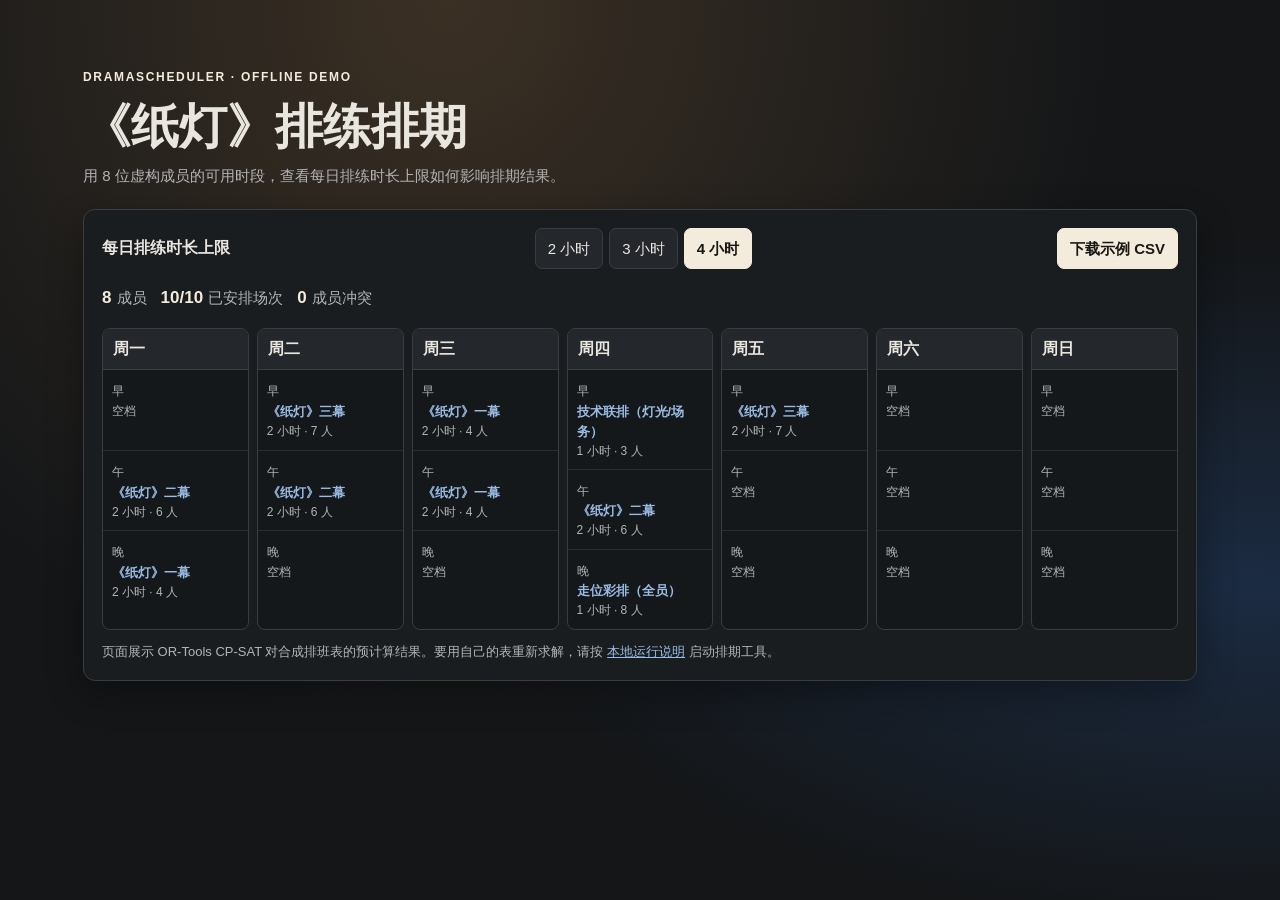
<file: prototypes/drama-scheduler/share/index.html>
<!doctype html>
<html lang="zh-CN">
<meta charset="utf-8">
<meta name="viewport" content="width=device-width, initial-scale=1">
<title>DramaScheduler · 排练排期演示</title>
<style>
  :root{color-scheme:dark;--ink:#e9e6df;--muted:#b3b4b5;--panel:#1a1d20;--line:#393c41;--accent:#f3ecdc;--blue:#9abbe3}
  *{box-sizing:border-box}
  body{min-height:100vh;margin:0;color:var(--ink);background:radial-gradient(ellipse at 35% 0%,#3b3024,transparent 42rem),radial-gradient(ellipse at 98% 65%,#1b2b42,transparent 46rem),#141618;font:15px/1.55 DengXian,"Microsoft YaHei","PingFang SC",sans-serif}
  main{width:min(100%,1150px);margin:auto;padding:clamp(24px,5vw,64px) 18px 48px}
  h1,h2,p{margin:0}h1{font-size:clamp(30px,5vw,48px);line-height:1.15}h2{font-size:16px}
  header p,.fine{color:var(--muted)}header p{margin-top:10px;max-width:63ch}
  .tag{display:inline-block;margin-bottom:12px;color:var(--accent);font-size:12px;font-weight:700;letter-spacing:.14em}
  .panel{margin-top:22px;padding:18px;border:1px solid var(--line);border-radius:12px;background:var(--panel);box-shadow:0 12px 36px #0005}
  .toolbar,.options,.stats{display:flex;flex-wrap:wrap;align-items:center;gap:8px 14px}
  .toolbar{justify-content:space-between}.options{gap:6px}
  button{font:inherit;cursor:pointer;padding:8px 12px;border:1px solid var(--line);border-radius:7px;background:#24272c;color:var(--ink)}
  button[aria-pressed=true],#csv{background:var(--accent);border-color:var(--accent);color:#191814;font-weight:700}
  button:disabled{opacity:.45;cursor:default}:focus-visible{outline:2px solid var(--accent);outline-offset:3px}
  .stats{margin:16px 0;color:var(--muted)}.stats strong{color:var(--accent);margin-right:.3em;font-size:17px}
  .calendar{display:grid;grid-template-columns:repeat(auto-fit,minmax(min(100%,126px),1fr));gap:8px}
  .day{min-width:0;border:1px solid var(--line);border-radius:8px;background:#15181b;overflow:hidden}
  .day h2{padding:8px 10px;background:#24272b;border-bottom:1px solid var(--line)}
  .slot{min-height:80px;padding:8px 9px;border-top:1px solid #292d31}.slot:first-of-type{border-top:0}
  .slot-time,.slot small{font-size:12px;color:var(--muted)}.slot strong{display:block;color:var(--blue);font-size:13px}
  .slot small{display:block}.notice{padding:18px;border-left:3px solid #d4a867;background:#302820;border-radius:6px}
  .fine{margin-top:12px;font-size:13px}a{color:var(--blue)}
  [hidden]{display:none!important}
</style>
<main>
  <header>
    <span class="tag">DRAMASCHEDULER · OFFLINE DEMO</span>
    <h1>《纸灯》排练排期</h1>
    <p>用 8 位虚构成员的可用时段，查看每日排练时长上限如何影响排期结果。</p>
  </header>

  <section class="panel" aria-labelledby="conditions">
    <div class="toolbar">
      <h2 id="conditions">每日排练时长上限</h2>
      <div class="options" aria-label="预设时长">
        <button type="button" data-limit="2" aria-pressed="false">2 小时</button>
        <button type="button" data-limit="3" aria-pressed="false">3 小时</button>
        <button type="button" data-limit="4" aria-pressed="true">4 小时</button>
      </div>
      <button id="csv" type="button">下载示例 CSV</button>
    </div>
    <div class="stats" id="stats" aria-live="polite"></div>
    <div id="schedule"></div>
    <p class="fine">页面展示 OR-Tools CP-SAT 对合成排班表的预计算结果。要用自己的表重新求解，请按 <a href="../README.md">本地运行说明</a> 启动排期工具。</p>
  </section>
</main>
<script type="application/json" id="demo-data">{"2":{"ok":false,"status":"INFEASIBLE","infeasible_hint":{"type":"relax_day_limit","suggest":5},"schedule":[],"conflicts":[]},"3":{"ok":false,"status":"INFEASIBLE","infeasible_hint":{"type":"relax_day_limit","suggest":5},"schedule":[],"conflicts":[]},"4":{"ok":true,"status":"OPTIMAL","schedule":[{"task_id":"R2","task_name":"《纸灯》二幕","slot":1,"slot_name":"周一午","day":"周一","slot_part":"午","dur":2,"actors":["吴九","周八","张三","李四","王五","赵六"]},{"task_id":"R1","task_name":"《纸灯》一幕","slot":2,"slot_name":"周一晚","day":"周一","slot_part":"晚","dur":2,"actors":["孙七","张三","李四","王五"]},{"task_id":"R3","task_name":"《纸灯》三幕","slot":3,"slot_name":"周二早","day":"周二","slot_part":"早","dur":2,"actors":["吴九","孙七","张三","李四","王五","赵六","郑十"]},{"task_id":"R2","task_name":"《纸灯》二幕","slot":4,"slot_name":"周二午","day":"周二","slot_part":"午","dur":2,"actors":["吴九","周八","张三","李四","王五","赵六"]},{"task_id":"R1","task_name":"《纸灯》一幕","slot":6,"slot_name":"周三早","day":"周三","slot_part":"早","dur":2,"actors":["孙七","张三","李四","王五"]},{"task_id":"R1","task_name":"《纸灯》一幕","slot":7,"slot_name":"周三午","day":"周三","slot_part":"午","dur":2,"actors":["孙七","张三","李四","王五"]},{"task_id":"R5","task_name":"技术联排（灯光/场务）","slot":9,"slot_name":"周四早","day":"周四","slot_part":"早","dur":1,"actors":["张三","李四","郑十"]},{"task_id":"R2","task_name":"《纸灯》二幕","slot":10,"slot_name":"周四午","day":"周四","slot_part":"午","dur":2,"actors":["吴九","周八","张三","李四","王五","赵六"]},{"task_id":"R4","task_name":"走位彩排（全员）","slot":11,"slot_name":"周四晚","day":"周四","slot_part":"晚","dur":1,"actors":["吴九","周八","孙七","张三","李四","王五","赵六","郑十"]},{"task_id":"R3","task_name":"《纸灯》三幕","slot":12,"slot_name":"周五早","day":"周五","slot_part":"早","dur":2,"actors":["吴九","孙七","张三","李四","王五","赵六","郑十"]}],"conflicts":[],"total_req":10,"infeasible_hint":null}}</script>
<script>
  const results = JSON.parse(document.getElementById('demo-data').textContent);
  const days = ['周一', '周二', '周三', '周四', '周五', '周六', '周日'];
  const parts = ['早', '午', '晚'];
  const schedule = document.getElementById('schedule');
  const stats = document.getElementById('stats');
  const csv = document.getElementById('csv');
  const options = [...document.querySelectorAll('[data-limit]')];
  let active = '4';

  function node(tag, text, className) {
    const element = document.createElement(tag);
    element.textContent = text;
    if (className) element.className = className;
    return element;
  }

  function metric(value, label) {
    const item = node('span', label);
    item.prepend(node('strong', value));
    return item;
  }

  function render(limit) {
    active = limit;
    const result = results[limit];
    for (const option of options) option.setAttribute('aria-pressed', String(option.dataset.limit === limit));
    csv.disabled = !result.ok;
    schedule.replaceChildren();
    if (!result.ok) {
      stats.replaceChildren(metric('无解', '求解结果'));
      schedule.append(node('p', '在这个时长上限下，无法同时满足排练次数和成员可用时段。切换到 4 小时可以查看同一份样例的可行排期。', 'notice'));
      return;
    }
    stats.replaceChildren(metric('8', '成员'), metric(`${result.schedule.length}/${result.total_req}`, '已安排场次'), metric(result.conflicts.length, '成员冲突'));
    const calendar = node('div', '', 'calendar');
    for (const day of days) {
      const column = node('section', '', 'day');
      column.append(node('h2', day));
      for (const part of parts) {
        const slot = node('div', '', 'slot');
        slot.append(node('span', part, 'slot-time'));
        const bookings = result.schedule.filter(item => item.slot_name === `${day}${part}`);
        for (const booking of bookings) {
          slot.append(node('strong', booking.task_name), node('small', `${booking.dur} 小时 · ${booking.actors.length} 人`));
        }
        if (bookings.length === 0) slot.append(node('small', '空档'));
        column.append(slot);
      }
      calendar.append(column);
    }
    schedule.append(calendar);
  }

  for (const option of options) option.addEventListener('click', () => render(option.dataset.limit));
  csv.addEventListener('click', () => {
    const rows = [['排练任务', '时段', '时长（小时）', '参与成员'], ...results[active].schedule.map(
      item => [item.task_name, item.slot_name, item.dur, item.actors.join('、')],
    )];
    const quote = value => `"${String(value).replaceAll('"', '""')}"`;
    const contents = rows.map(row => row.map(quote).join(',')).join('\r\n');
    const url = URL.createObjectURL(new Blob(['\ufeff', contents], {type: 'text/csv;charset=utf-8'}));
    const link = document.createElement('a');
    link.href = url;
    link.download = 'drama-scheduler-demo.csv';
    link.click();
    setTimeout(() => URL.revokeObjectURL(url), 1000);
  });
  render(active);
</script>
</html>
</file>
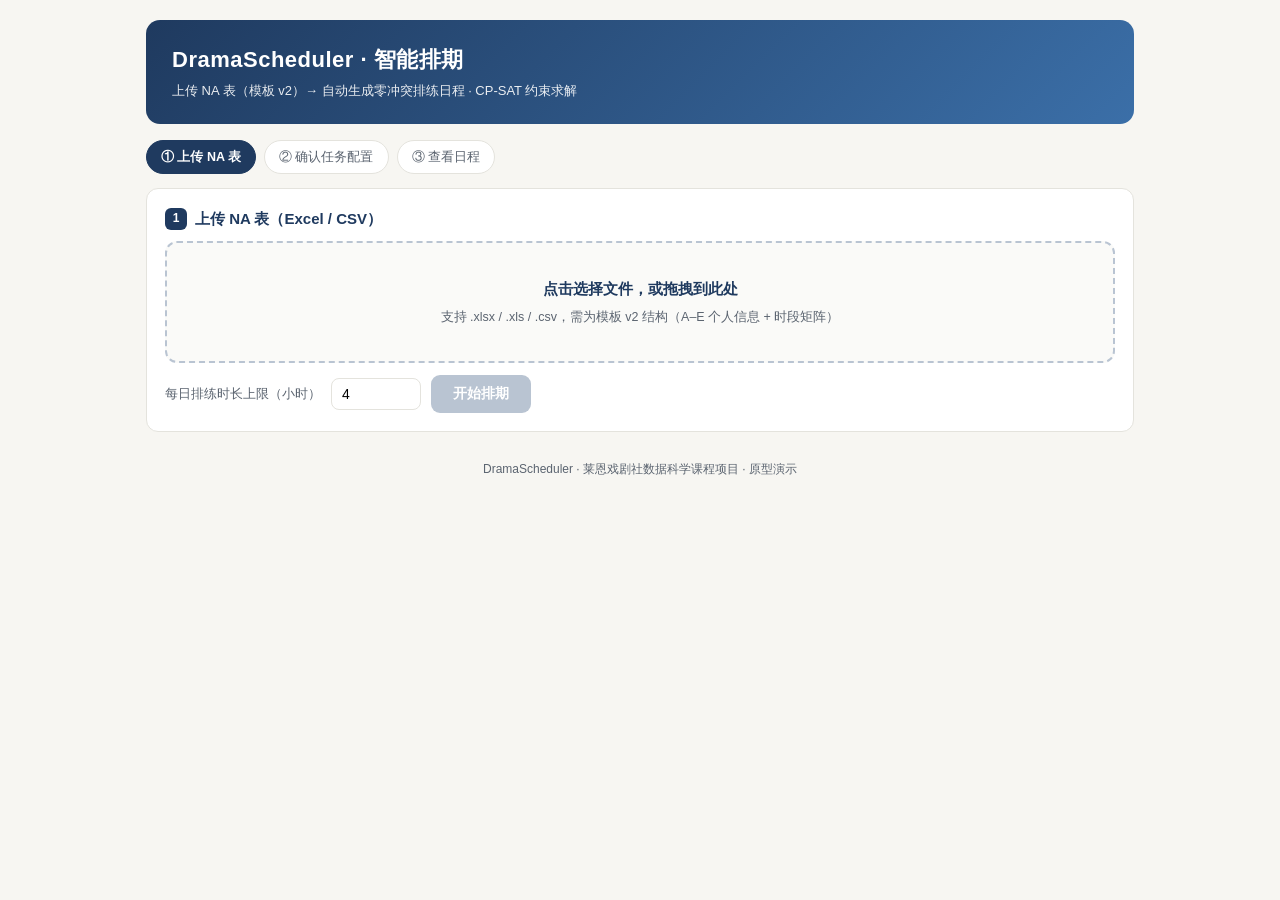
<file: prototypes/drama-scheduler/static/index.html>
<!DOCTYPE html>
<html lang="zh-CN">
<head>
<meta charset="UTF-8">
<meta name="viewport" content="width=device-width, initial-scale=1.0">
<title>DramaScheduler · 智能排期</title>
<style>
  :root{
    --bg:#F7F6F2; --card:#FFFFFF; --border:#E4E3DD; --text:#1A1B1C; --sub:#5B6470;
    --primary:#1F3A5F; --accent:#3B6FA8; --accent-soft:#E8F0F8;
    --green:#2E7D32; --green-soft:#E9F5EA; --red:#C0392B; --red-soft:#FBE9E7;
    --orange:#D97706; --orange-soft:#FDF3E3;
  }
  *{box-sizing:border-box;margin:0;padding:0;}
  body{background:var(--bg);color:var(--text);font-family:'Roboto','PingFang SC','Segoe UI','Microsoft YaHei',Arial,sans-serif;line-height:1.6;font-size:14px;}
  .wrap{max-width:1020px;margin:0 auto;padding:20px 16px 60px;}

  header{background:linear-gradient(135deg,#1F3A5F,#3B6FA8);border-radius:14px;padding:22px 26px;color:#fff;}
  header h1{font-size:22px;letter-spacing:.5px;}
  header p{font-size:13px;opacity:.9;margin-top:4px;}

  .steps{display:flex;gap:8px;flex-wrap:wrap;margin:16px 0 6px;}
  .step{font-size:12.5px;padding:6px 14px;border-radius:999px;background:var(--card);border:1px solid var(--border);color:var(--sub);}
  .step.on{background:var(--primary);color:#fff;border-color:var(--primary);font-weight:600;}
  .step.done{background:var(--green-soft);color:var(--green);border-color:#BFDCC2;}

  .card{background:var(--card);border:1px solid var(--border);border-radius:12px;padding:18px;margin-top:14px;}
  .card h2{font-size:15px;color:var(--primary);margin-bottom:10px;display:flex;align-items:center;gap:8px;}
  .card h2 .no{background:var(--primary);color:#fff;border-radius:6px;width:22px;height:22px;display:inline-flex;align-items:center;justify-content:center;font-size:12px;flex-shrink:0;}

  .drop{border:2px dashed #B9C4D2;border-radius:12px;padding:34px 20px;text-align:center;cursor:pointer;background:#FAFAF8;transition:.15s;}
  .drop:hover,.drop.over{border-color:var(--accent);background:var(--accent-soft);}
  .drop .big{font-size:15px;font-weight:600;color:var(--primary);}
  .drop .sub{font-size:12.5px;color:var(--sub);margin-top:6px;}
  .drop input{display:none;}
  .fileinfo{margin-top:10px;font-size:13px;color:var(--green);font-weight:600;}

  .param-row{display:flex;align-items:center;gap:10px;flex-wrap:wrap;margin-top:12px;}
  .param-row label{font-size:13px;color:var(--sub);}
  .param-row input[type=number]{width:90px;padding:7px 10px;border:1px solid var(--border);border-radius:8px;font-size:14px;}

  table{width:100%;border-collapse:collapse;font-size:12.5px;margin-top:8px;}
  th{background:var(--primary);color:#fff;padding:8px 10px;text-align:left;font-weight:600;}
  td{padding:7px 10px;border-bottom:1px solid var(--border);vertical-align:top;}
  tr:nth-child(even) td{background:#FAFAF7;}

  .btn{display:inline-block;border:none;border-radius:9px;padding:10px 22px;font-size:14px;font-weight:600;cursor:pointer;color:#fff;background:var(--accent);}
  .btn:hover{filter:brightness(1.05);}
  .btn:disabled{background:#B9C4D2;cursor:not-allowed;}
  .btn.green{background:var(--green);}
  .btn.ghost{background:var(--card);color:var(--primary);border:1px solid var(--accent);}

  .stat-grid{display:flex;gap:10px;flex-wrap:wrap;}
  .stat{flex:1 1 130px;min-width:0;background:var(--accent-soft);border-radius:10px;padding:12px;text-align:center;}
  .stat .v{font-size:19px;font-weight:700;color:var(--primary);}
  .stat .k{font-size:11.5px;color:var(--sub);margin-top:2px;}
  .stat.ok{background:var(--green-soft);} .stat.ok .v{color:var(--green);}
  .stat.warn{background:var(--red-soft);} .stat.warn .v{color:var(--red);}

  .calendar{display:flex;gap:6px;flex-wrap:wrap;margin-top:10px;}
  .cal-day{flex:1 1 118px;min-width:0;border:1px solid var(--border);border-radius:10px;background:#fff;overflow:hidden;}
  .cal-day .dhead{background:var(--accent-soft);color:var(--primary);font-weight:700;font-size:12.5px;text-align:center;padding:6px 4px;}
  .cal-slot{min-height:44px;padding:5px 6px;border-top:1px solid #F0EFEA;font-size:11px;line-height:1.4;}
  .cal-slot .st{color:var(--sub);font-size:10.5px;}
  .task-block{border-left:3px solid var(--accent);background:var(--accent-soft);border-radius:5px;padding:3px 6px;margin-top:3px;font-weight:600;color:var(--primary);}
  .task-block small{display:block;font-weight:400;color:var(--sub);}

  .progress-row{display:flex;align-items:center;gap:8px;margin-top:7px;}
  .progress-row .dl{flex:0 0 44px;font-size:12px;color:var(--primary);font-weight:600;}
  .progress-row .bar{flex:1;height:16px;background:#EDF0F5;border-radius:8px;overflow:hidden;}
  .progress-row .fill{height:100%;background:linear-gradient(90deg,#3B6FA8,#5B8FC0);border-radius:8px;transition:width .4s;}
  .progress-row .pv{flex:0 0 90px;font-size:11.5px;color:var(--sub);text-align:right;}

  .err{background:var(--red-soft);border-left:4px solid var(--red);border-radius:8px;padding:12px 16px;font-size:13px;margin-top:12px;color:#7F1D1D;}
  .hint{background:var(--orange-soft);border-left:4px solid var(--orange);border-radius:8px;padding:12px 16px;font-size:13px;margin-top:12px;color:#92400E;}
  .hidden{display:none;}
  .loading{color:var(--accent);font-weight:600;margin-top:12px;}
  footer{margin-top:28px;text-align:center;color:var(--sub);font-size:12px;}
</style>
</head>
<body>
<div class="wrap">

  <header>
    <h1>DramaScheduler · 智能排期</h1>
    <p>上传 NA 表（模板 v2）→ 自动生成零冲突排练日程 · CP-SAT 约束求解</p>
  </header>

  <div class="steps">
    <span class="step on" id="st1">① 上传 NA 表</span>
    <span class="step" id="st2">② 确认任务配置</span>
    <span class="step" id="st3">③ 查看日程</span>
  </div>

  <!-- 步骤 1：上传 -->
  <div class="card" id="sec-upload">
    <h2><span class="no">1</span>上传 NA 表（Excel / CSV）</h2>
    <div class="drop" id="drop">
      <div class="big">点击选择文件，或拖拽到此处</div>
      <div class="sub">支持 .xlsx / .xls / .csv，需为模板 v2 结构（A–E 个人信息 + 时段矩阵）</div>
      <input type="file" id="file" accept=".xlsx,.xls,.csv">
    </div>
    <div class="fileinfo hidden" id="fileinfo"></div>
    <div class="param-row">
      <label for="maxdur">每日排练时长上限（小时）</label>
      <input type="number" id="maxdur" value="4" min="1" max="12" step="0.5">
      <button class="btn" id="btn-run" disabled>开始排期</button>
    </div>
  </div>

  <!-- 步骤 2：任务配置 -->
  <div class="card hidden" id="sec-tasks">
    <h2><span class="no">2</span>排练任务配置（按"参与任务"列自动派生演员）</h2>
    <table id="task-table">
      <thead><tr><th>任务</th><th>时长(h)</th><th>次数</th><th>优先级</th><th>参与演员</th></tr></thead>
      <tbody></tbody>
    </table>
    <div style="margin-top:12px;display:flex;gap:10px;flex-wrap:wrap;">
      <button class="btn ghost" id="btn-back">← 换文件</button>
      <button class="btn green" id="btn-confirm">确认并排期 →</button>
    </div>
  </div>

  <!-- 步骤 3：结果 -->
  <div class="card hidden" id="sec-result">
    <h2><span class="no">3</span>排期结果</h2>
    <div id="result-body"></div>
    <div style="margin-top:14px;display:flex;gap:10px;flex-wrap:wrap;">
      <button class="btn ghost" id="btn-again">重新排期</button>
      <button class="btn green hidden" id="btn-export">导出日程 CSV</button>
    </div>
  </div>

  <footer>DramaScheduler · 莱恩戏剧社数据科学课程项目 · 原型演示</footer>
</div>

<script>
(function(){
  "use strict";
  var $ = function(id){ return document.getElementById(id); };
  var fileData = null, fileName = "", resultJson = null, membersPreview = null;

  // ---- 上传交互 ----
  var drop = $("drop"), fileInput = $("file");
  drop.addEventListener("click", function(){ fileInput.click(); });
  drop.addEventListener("dragover", function(e){ e.preventDefault(); drop.classList.add("over"); });
  drop.addEventListener("dragleave", function(){ drop.classList.remove("over"); });
  drop.addEventListener("drop", function(e){
    e.preventDefault(); drop.classList.remove("over");
    if(e.dataTransfer.files.length) handleFile(e.dataTransfer.files[0]);
  });
  fileInput.addEventListener("change", function(){
    if(fileInput.files.length) handleFile(fileInput.files[0]);
  });

  function handleFile(f){
    var okName = /\.(xlsx|xls|csv)$/i.test(f.name);
    if(!okName){ alert("仅支持 .xlsx / .xls / .csv 文件"); return; }
    fileData = f; fileName = f.name;
    $("fileinfo").textContent = "已选择：" + f.name + "（" + (f.size/1024).toFixed(1) + " KB）";
    $("fileinfo").classList.remove("hidden");
    $("btn-run").disabled = false;
    $("st1").classList.add("done");
    $("st2").classList.remove("on"); $("st3").classList.remove("on");
    $("sec-result").classList.add("hidden");
  }

  // ---- 第一步：上传解析（仅获取解析信息，不求解）----
  $("btn-run").addEventListener("click", function(){
    if(!fileData) return;
    $("btn-run").disabled = true;
    $("btn-run").textContent = "解析中…";
    var fd = new FormData();
    fd.append("file", fileData);
    fetch("/api/schedule", { method:"POST", body: fd })
      .then(function(r){ return r.json(); })
      .then(function(res){
        $("btn-run").disabled = false; $("btn-run").textContent = "开始排期";
        if(!res.ok){
          showError("解析失败：" + (res.error || "未知错误"));
          return;
        }
        resultJson = res;   // 暂存（已含求解结果，此处直接展示步骤3）
        renderTasks(res.parse.tasks, res.parse);
        $("st1").classList.remove("done"); $("st1").classList.add("on");
        $("st2").classList.add("on");
        $("sec-tasks").classList.remove("hidden");
        $("sec-upload").classList.add("hidden");
      })
      .catch(function(e){ $("btn-run").disabled = false; $("btn-run").textContent = "开始排期"; showError("请求失败：" + e); });
  });

  // ---- 步骤 2：任务配置确认（携带可调参数重新求解）----
  $("btn-confirm").addEventListener("click", function(){ runSchedule(true); });
  $("btn-back").addEventListener("click", function(){
    $("sec-tasks").classList.add("hidden");
    $("sec-upload").classList.remove("hidden");
    $("st2").classList.remove("on");
    $("st1").classList.add("on");
  });

  function runSchedule(fromTasks){
    if(!fileData) return;
    $("btn-confirm").disabled = true;
    $("btn-confirm").textContent = "排期中…";
    var tasksJson = collectTasks();
    var fd = new FormData();
    fd.append("file", fileData);
    fd.append("max_day_dur", $("maxdur").value || "4");
    fd.append("tasks_json", JSON.stringify(tasksJson));
    fetch("/api/schedule", { method:"POST", body: fd })
      .then(function(r){ return r.json(); })
      .then(function(res){
        $("btn-confirm").disabled = false; $("btn-confirm").textContent = "确认并排期 →";
        if(!res.ok){ showError("排期失败：" + (res.error || "未知错误")); return; }
        resultJson = res;
        $("st2").classList.remove("on"); $("st2").classList.add("done");
        $("st3").classList.add("on");
        $("sec-tasks").classList.add("hidden");
        $("sec-result").classList.remove("hidden");
        renderResult(res);
      })
      .catch(function(e){ $("btn-confirm").disabled = false; $("btn-confirm").textContent = "确认并排期 →"; showError("请求失败：" + e); });
  }

  function collectTasks(){
    var rows = document.querySelectorAll("#task-table tbody tr"), out = [];
    rows.forEach(function(tr){
      var id = tr.getAttribute("data-id"), name = tr.getAttribute("data-name");
      var dur = parseFloat(tr.querySelector(".inp-dur").value) || 2;
      var req = parseInt(tr.querySelector(".inp-req").value, 10) || 1;
      var prio = parseInt(tr.querySelector(".inp-prio").value, 10) || 2;
      var actors = (tr.getAttribute("data-actors")||"").split(",").filter(function(x){return x;});
      var tags = (tr.getAttribute("data-tags")||"").split(",").filter(function(x){return x;});
      var soft = (tr.getAttribute("data-soft")||"").split(",").filter(function(x){return x;});
      out.push({ id:id, name:name, dur:dur, req:req, prio:prio, actors:actors, tags:tags, soft_actors:soft });
    });
    return out;
  }

  function renderTasks(tasks, parse){
    var tb = document.querySelector("#task-table tbody");
    tb.innerHTML = "";
    tasks.forEach(function(t){
      var tr = document.createElement("tr");
      tr.setAttribute("data-id", t.id);
      tr.setAttribute("data-name", t.name);
      tr.setAttribute("data-actors", (t.actors||[]).join(","));
      tr.setAttribute("data-tags", (t.tags||[]).join(","));
      tr.setAttribute("data-soft", (t.soft||[]).join(","));
      var actorTxt = (t.actors||[]).join("、") || "<span style='color:#C0392B'>未匹配到演员</span>";
      var softTxt = (t.soft && t.soft.length) ? " · <span style='color:#7A8B99'>软参与 " + t.soft.length + " 人</span>" : "";
      tr.innerHTML =
        "<td><b>" + t.name + "</b></td>" +
        "<td><input class='inp-dur' type='number' value='" + t.dur + "' min='0.5' max='6' step='0.5' style='width:56px;padding:5px;border:1px solid #E4E3DD;border-radius:6px;'></td>" +
        "<td><input class='inp-req' type='number' value='" + t.req + "' min='1' max='20' style='width:56px;padding:5px;border:1px solid #E4E3DD;border-radius:6px;'></td>" +
        "<td><input class='inp-prio' type='number' value='" + t.prio + "' min='1' max='3' style='width:56px;padding:5px;border:1px solid #E4E3DD;border-radius:6px;'></td>" +
        "<td style='font-size:11.5px;color:#5B6470;'>" + actorTxt + softTxt + "</td>";
      tb.appendChild(tr);
    });
    var info = $("sec-tasks").querySelector(".parse-info");
    if(info) info.remove();
    var p = document.createElement("div");
    p.className = "parse-info";
    p.style.cssText = "font-size:12px;color:#5B6470;margin-top:10px;";
    var modeTxt = parse.mode === "real" ? "真实NA表（日期×时段）" : "模板v2";
    var extra = (parse.partial_members ? " · 部分出席 " + parse.partial_members + " 人按可用处理" : "");
    p.innerHTML = "已解析：" + modeTxt + " · 成员 " + parse.members_count + " 人 · 时段 " + parse.time_cols + " 个 · NA " + parse.na_count + " 处" + extra + "（成员不可用会自动避开）";
    // 真实剧场一天可早午晚连排，自动采用建议的每日时长上限
    if(parse.mode === "real" && parse.suggest_day_dur && parseFloat($("maxdur").value || "4") === 4){
      $("maxdur").value = parse.suggest_day_dur;
      $("maxdur").title = "已按真实排练习惯建议为 " + parse.suggest_day_dur + " 小时（可自行修改）";
    }
    $("sec-tasks").insertBefore(p, $("sec-tasks").querySelector("div"));
  }

  // ---- 步骤 3：渲染结果 ----
  var TASK_COLORS = {"R1":"#3B6FA8","R2":"#2FA8A0","R3":"#D97706","R4":"#2E7D32","R5":"#7A8B99"};

  function renderResult(res){
    var html = "";
    // 状态卡
    if(res.ok){
      var conflictCls = res.conflicts && res.conflicts.length ? "warn" : "ok";
      html += '<div class="stat-grid">'
        + '<div class="stat"><div class="v">' + res.parse.members_count + '</div><div class="k">成员数</div></div>'
        + '<div class="stat"><div class="v">' + res.parse.na_count + '</div><div class="k">NA 记录（自动避开）</div></div>'
        + '<div class="stat"><div class="v">' + res.schedule.length + ' 场</div><div class="k">排练总量</div></div>'
        + '<div class="stat ' + conflictCls + '"><div class="v">' + (res.conflicts ? res.conflicts.length : 0) + '</div><div class="k">冲突数</div></div>'
        + '<div class="stat ok"><div class="v">' + res.time_sec + 's</div><div class="k">求解耗时</div></div>'
        + '<div class="stat ok"><div class="v">' + res.max_end_name + '</div><div class="k">完成周期</div></div>'
        + '</div>';
    } else {
      html += '<div class="stat-grid"><div class="stat warn"><div class="v">不可行</div><div class="k">' + (res.status||"INFEASIBLE") + '</div></div></div>';
    }

    // 无解提示
    if(!res.ok && res.infeasible_hint){
      var h = res.infeasible_hint;
      if(h.type === "not_enough_common_slots"){
        var lines = (h.detail||[]).map(function(x){
          return '「' + x.task + '」必到成员共同空闲仅 ' + x.available + ' 个时段（需要 ' + x.req + '）：' + (x.slots.join("、") || "无");
        }).join("<br>");
        html += '<div class="hint">排不开的根因：核心成员共同空闲时段不够。<br>' + lines + '<br>建议：减少该任务排练次数、降低必到人数（在任务配置中调整），或先补齐成员的 NA 表。</div>';
      } else {
        html += '<div class="hint">诊断建议：将每日时长上限放宽到 ' + h.suggest + ' 小时即可排开；也可检查关键人物（导演/主演）的 NA 时段是否过多。</div>';
      }
    }

    // 日程（通用：按"天"分组 × 该时段集渲染；模板 v2 为 周一..周日×早午晚，真实表为 日期×时段）
    if(res.ok){
      var dayOrder = (res.progress||[]).map(function(p){ return p.day; });
      var parts = [];
      var grid = {};
      (res.schedule||[]).forEach(function(r){
        if(parts.indexOf(r.slot_part) < 0) parts.push(r.slot_part);
        var key = r.day + "_" + r.slot_part;
        if(!grid[key]) grid[key] = [];
        grid[key].push(r);
      });
      html += '<div style="font-size:13px;font-weight:700;color:#1F3A5F;margin:16px 0 8px;">排练日历（' + dayOrder.length + ' 天 × ' + parts.length + ' 时段）</div>';
      html += '<div class="calendar">';
      dayOrder.forEach(function(d){
        html += '<div class="cal-day"><div class="dhead">' + d + '</div>';
        parts.forEach(function(pp){
          var rs = grid[d + "_" + pp] || [];
          html += '<div class="cal-slot"><span class="st">' + pp + '</span>';
          if(!rs.length) html += '<span style="font-size:10px;color:#C9C7BD;">—</span>';
          rs.forEach(function(r){
            var color = TASK_COLORS[r.task_id] || "#3B6FA8";
            html += '<div class="task-block" style="border-left-color:' + color + ';background:rgba(59,111,168,0.10);">'
                 + r.task_name + '<small>' + r.dur + 'h · ' + (r.actors||[]).length + '人</small></div>';
          });
          html += '</div>';
        });
        html += '</div>';
      });
      html += '</div>';

      // 进度
      html += '<div style="font-size:13px;font-weight:700;color:#1F3A5F;margin:16px 0 8px;">每日进度推进（总需求 ' + res.total_req + ' 场）</div>';
      (res.progress||[]).forEach(function(p){
        html += '<div class="progress-row"><div class="dl">' + p.day + '</div>'
             + '<div class="bar"><div class="fill" style="width:' + Math.max(p.pct, 2) + '%;"></div></div>'
             + '<div class="pv">' + p.count + '场 · 累计' + p.pct + '%</div></div>';
      });

      // 每人统计
      html += '<div style="font-size:13px;font-weight:700;color:#1F3A5F;margin:16px 0 8px;">每人排练次数</div>';
      var names = Object.keys(res.stats||{});
      html += '<div style="display:flex;gap:6px;flex-wrap:wrap;">';
      names.forEach(function(n){
        html += '<span style="background:#fff;border:1px solid #E4E3DD;border-radius:8px;padding:5px 10px;font-size:12px;">' + n + ' <b style="color:#3B6FA8;">' + res.stats[n] + '</b>次</span>';
      });
      html += '</div>';

      // 冲突展示（理论为 0）
      if(res.conflicts && res.conflicts.length){
        html += '<div class="err">检测到 ' + res.conflicts.length + ' 处冲突：' + JSON.stringify(res.conflicts) + '</div>';
      }
      $("btn-export").classList.remove("hidden");
    } else {
      $("btn-export").classList.add("hidden");
    }
    $("result-body").innerHTML = html;
  }

  function showError(msg){
    var d = document.createElement("div");
    d.className = "err"; d.textContent = msg;
    $("sec-upload").appendChild(d);
    setTimeout(function(){ d.remove(); }, 8000);
  }

  // ---- 导出 CSV（走后端文件下载，客户端内置浏览器不拦截）----
  $("btn-export").addEventListener("click", function(){
    if(!resultJson || !resultJson.ok){ alert("暂无排期结果"); return; }
    var a = document.createElement("a");
    a.href = "/api/export";
    a.download = "";
    document.body.appendChild(a);
    a.click();
    document.body.removeChild(a);
  });

  $("btn-again").addEventListener("click", function(){
    $("sec-result").classList.add("hidden");
    $("st3").classList.remove("on");
    $("sec-upload").classList.remove("hidden");
    $("st1").classList.add("on");
    $("btn-run").disabled = !fileData;
  });
})();
</script>
</body>
</html>
</file>
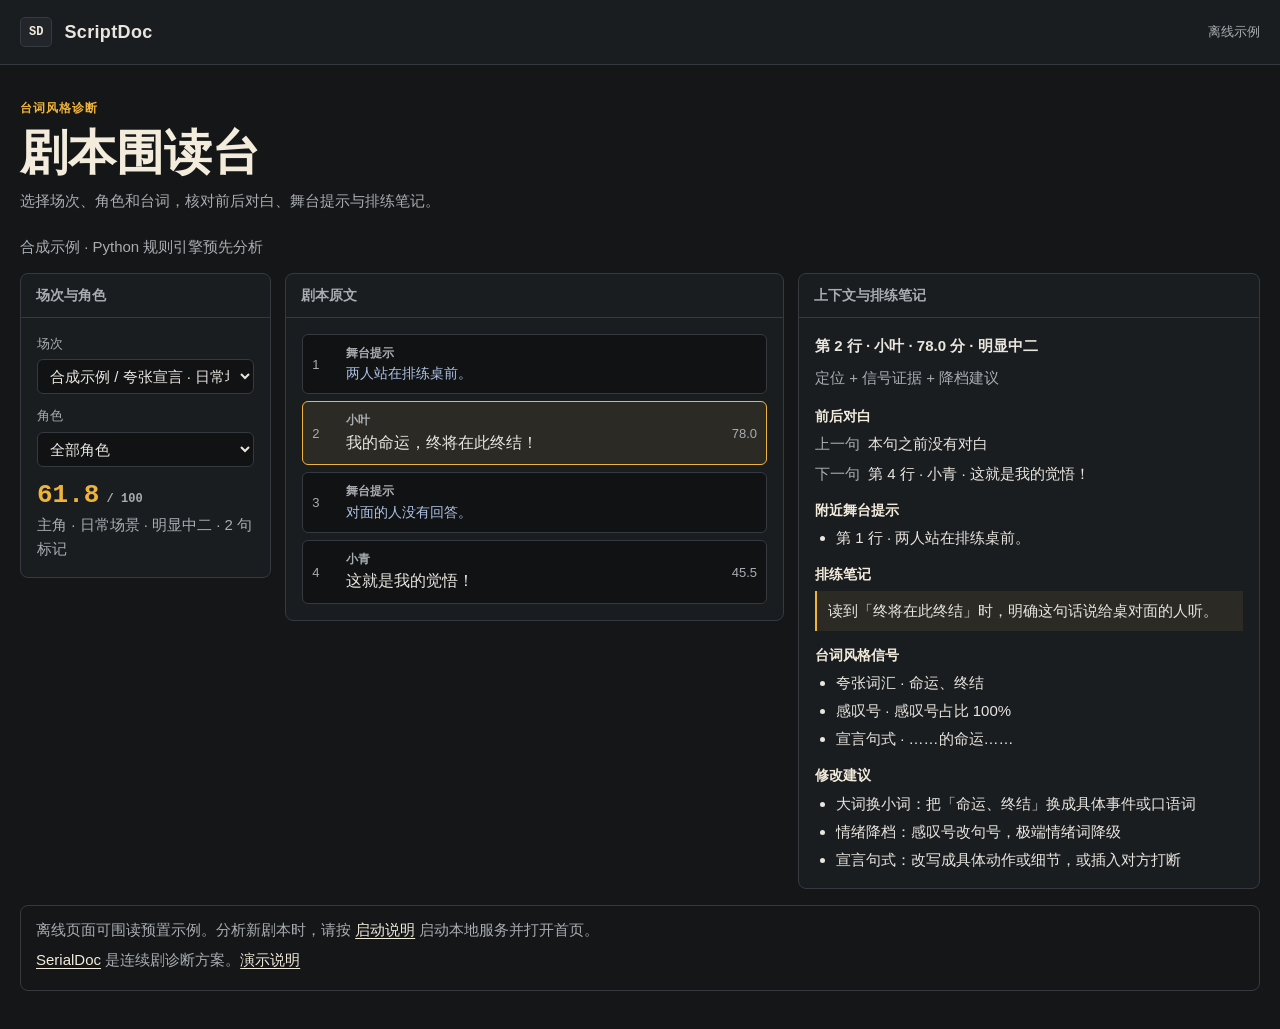
<file: prototypes/scriptdoc/share/index.html>
<!doctype html>
<html lang="zh-CN">
<head>
  <meta charset="utf-8">
  <meta name="viewport" content="width=device-width, initial-scale=1">
  <title>ScriptDoc · 剧本诊断演示</title>
  <style>
    :root {
      color-scheme: dark;
      --background: #141618;
      --panel: #1a1d20;
      --surface: #22262a;
      --line: #343a40;
      --text: #e9e6df;
      --muted: #a9adb1;
      --warm: #f3ecdc;
      --amber: #f0b33a;
      --sans: "DengXian", "Microsoft YaHei", "PingFang SC", sans-serif;
      --serif: "Noto Serif SC", "Songti SC", SimSun, serif;
    }
    * { box-sizing: border-box; }
    body { margin: 0; background: var(--background); color: var(--text); font: 15px/1.6 var(--sans); }
    button, select, textarea { font: inherit; }
    button { cursor: pointer; }
    [hidden] { display: none !important; }
    a { color: var(--warm); text-underline-offset: .2em; }
    :focus-visible { outline: 2px solid var(--amber); outline-offset: 3px; }
    .shell { width: min(1240px, 100% - 40px); margin-inline: auto; }
    header { padding: 17px 0; background: var(--panel); border-bottom: 1px solid var(--line); }
    .brand { display: flex; align-items: center; gap: 12px; }
    .mark { padding: 4px 8px; background: var(--surface); border: 1px solid var(--line); border-radius: 5px; font: 600 12px/1.7 Consolas, monospace; color: var(--warm); }
    .brand strong { font-size: 18px; letter-spacing: .02em; }
    .brand span:last-child { margin-left: auto; color: var(--muted); font-size: 13px; }
    main { padding-block: 34px 38px; }
    .eyebrow { margin: 0; color: var(--amber); font: 600 12px/1.6 Consolas, var(--sans); letter-spacing: .09em; }
    h1 { margin: 5px 0 8px; color: var(--warm); font: 700 clamp(30px, 6vw, 48px)/1.2 var(--serif); }
    h2, h3, p { margin-top: 0; }
    .lede, .muted { color: var(--muted); }
    .toolbar { display: flex; flex-wrap: wrap; align-items: center; gap: 8px 14px; margin: 22px 0 14px; }
    .toolbar p { margin: 0; }
    .button { padding: 7px 12px; color: var(--text); background: var(--panel); border: 1px solid var(--line); border-radius: 6px; }
    .button:hover, .script-line:hover { border-color: var(--muted); }
    .button.primary { background: var(--warm); color: #1a1915; border-color: var(--warm); font-weight: 700; }
    .button:disabled { opacity: .55; cursor: wait; }
    .layout { display: grid; grid-template-columns: minmax(170px, .68fr) minmax(0, 1.35fr) minmax(0, 1.25fr); gap: 14px; align-items: start; }
    .panel { background: var(--panel); border: 1px solid var(--line); border-radius: 8px; min-width: 0; }
    .panel-head { padding: 10px 15px; border-bottom: 1px solid var(--line); }
    .panel-head h2 { margin: 0; font-size: 14px; color: var(--muted); }
    .panel-body { padding: 16px; }
    .scene-meta { display: grid; gap: 3px; margin-top: 14px; }
    .scene-meta p { margin: 0; }
    .score { color: var(--amber); font: 700 26px/1.1 Consolas, monospace; font-variant-numeric: tabular-nums; }
    .score small { font-size: 12px; color: var(--muted); }
    .field { display: grid; gap: 5px; margin-bottom: 12px; }
    .field label { color: var(--muted); font-size: 13px; }
    select, textarea { color: var(--text); background: #101214; border: 1px solid var(--line); border-radius: 6px; width: 100%; padding: 7px 8px; }
    textarea { resize: vertical; min-height: 118px; }
    .paste { margin-bottom: 14px; }
    .paste summary { cursor: pointer; padding: 10px 15px; color: var(--warm); }
    .paste .panel-body { border-top: 1px solid var(--line); }
    .form-row { display: flex; align-items: end; flex-wrap: wrap; gap: 8px 12px; }
    .form-row .field { margin: 0; }
    #analysis-status { margin: 9px 0 0; }
    .lines { display: grid; gap: 7px; }
    .script-line { display: grid; width: 100%; grid-template-columns: minmax(3ch, auto) minmax(0, 1fr) auto; gap: 9px; align-items: center; padding: 9px; border: 1px solid var(--line); border-radius: 6px; color: var(--text); background: #101214; text-align: left; }
    .script-line[aria-pressed="true"] { border-color: var(--amber); background: #2c2a25; }
    .line-number, .line-score { font: 13px Consolas, var(--sans); color: var(--muted); }
    .line-speaker { display: block; color: var(--muted); font-size: 12px; font-weight: 600; overflow-wrap: anywhere; }
    .line-text { display: block; font: 16px/1.55 var(--serif); white-space: pre-wrap; overflow-wrap: anywhere; }
    .script-line[data-kind="direction"] .line-text { color: #afc2e4; font-size: 14px; }
    .script-line[data-kind="unassigned"] .line-text { color: var(--muted); font-size: 14px; }
    .detail-score { margin-bottom: 8px; font-weight: 700; }
    .detail-title { margin: 13px 0 5px; font-size: 14px; color: var(--warm); }
    .context { display: grid; gap: 6px; margin: 0; }
    .context div { display: grid; grid-template-columns: 3em minmax(0, 1fr); gap: 8px; }
    .context dt { color: var(--muted); }
    .context dd { margin: 0; overflow-wrap: anywhere; }
    .rehearsal-note { margin: 0; padding: 8px 11px; background: #2c2a25; border-left: 2px solid var(--amber); white-space: pre-wrap; overflow-wrap: anywhere; }
    ul { padding-left: 21px; margin: 0; }
    li + li { margin-top: 4px; }
    footer { margin-top: 16px; padding: 12px 15px; border: 1px solid var(--line); border-radius: 8px; color: var(--muted); }
    footer p { margin-bottom: 6px; }
    footer p:last-child { margin-bottom: 0; }
    @media (max-width: 950px) {
      .layout { grid-template-columns: minmax(0, 1fr) minmax(0, 1fr); }
      .navigation { grid-column: 1 / -1; }
      .navigation .panel-body { display: grid; grid-template-columns: repeat(3, minmax(0, 1fr)); gap: 12px; }
      .navigation .field, .scene-meta { margin: 0; }
    }
    @media (max-width: 650px) {
      .shell { width: calc(100% - 24px); }
      main { padding-top: 25px; }
      .layout { grid-template-columns: minmax(0, 1fr); }
      .navigation .panel-body { grid-template-columns: minmax(0, 1fr) minmax(0, 1fr); }
      .scene-meta { grid-column: 1 / -1; }
    }
  </style>
</head>
<body>
  <header>
    <div class="shell brand"><span class="mark" aria-hidden="true">SD</span><strong>ScriptDoc</strong><span id="mode-label">离线示例</span></div>
  </header>
  <main class="shell">
    <p class="eyebrow">台词风格诊断</p>
    <h1>剧本围读台</h1>
    <p class="lede">选择场次、角色和台词，核对前后对白、舞台提示与排练笔记。</p>
    <div class="toolbar">
      <p id="data-source" class="muted">合成示例 · Python 规则引擎预先分析</p>
      <button type="button" class="button" id="reset-demo" hidden>返回合成示例</button>
    </div>
    <details id="paste-panel" class="panel paste" open hidden>
      <summary>粘贴剧本并分析</summary>
      <form id="paste-form" class="panel-body">
        <div class="field">
          <label for="script-text">剧本原文</label>
          <textarea id="script-text" rows="5" required placeholder="第一幕&#10;第一场&#10;【灯光渐亮】&#10;小叶：准备好了吗？&#10;小青：再等一会儿。"></textarea>
        </div>
        <div class="form-row">
          <div class="field">
            <label for="scene-type">默认场景类型</label>
            <select id="scene-type">
              <option value="daily">日常场景</option>
              <option value="climax">高潮场景</option>
              <option value="villain_entrance">反派登场</option>
            </select>
          </div>
          <button id="analyze" class="button primary" type="submit">分析剧本</button>
        </div>
        <p id="analysis-status" role="status" class="muted"></p>
      </form>
    </details>
    <div class="layout">
      <aside class="panel navigation" aria-labelledby="navigation-heading">
        <div class="panel-head"><h2 id="navigation-heading">场次与角色</h2></div>
        <div class="panel-body">
          <div class="field"><label for="scene-select">场次</label><select id="scene-select"></select></div>
          <div class="field"><label for="role-select">角色</label><select id="role-select"></select></div>
          <div class="scene-meta" aria-live="polite">
            <div class="score" aria-label="场景分数"><span id="scene-score"></span><small id="scene-score-unit"> / 100</small></div>
            <p id="scene-context" class="muted"></p>
          </div>
        </div>
      </aside>
      <section class="panel" aria-labelledby="transcript-heading">
        <div class="panel-head"><h2 id="transcript-heading">剧本原文</h2></div>
        <div class="panel-body">
          <div id="lines" class="lines" role="group" aria-label="选择台词"></div>
        </div>
      </section>
      <section class="panel" aria-labelledby="detail-heading">
        <div class="panel-head"><h2 id="detail-heading">上下文与排练笔记</h2></div>
        <div class="panel-body">
          <div id="line-score" class="detail-score" aria-live="polite"></div>
          <p id="line-action" class="muted"></p>
          <div id="dialogue-review" hidden>
            <h3 class="detail-title">前后对白</h3>
            <dl class="context">
              <div><dt>上一句</dt><dd id="previous-line"></dd></div>
              <div><dt>下一句</dt><dd id="next-line"></dd></div>
            </dl>
            <h3 class="detail-title">附近舞台提示</h3>
            <ul id="stage-directions"></ul>
            <h3 class="detail-title">排练笔记</h3>
            <p id="rehearsal-note" class="rehearsal-note"></p>
            <h3 class="detail-title">台词风格信号</h3>
            <ul id="signals"></ul>
            <h3 class="detail-title">修改建议</h3>
            <ul id="suggestions"></ul>
          </div>
        </div>
      </section>
    </div>
    <footer>
      <p id="offline-help">离线页面可围读预置示例。分析新剧本时，请按 <a href="../README.md">启动说明</a> 启动本地服务并打开首页。</p>
      <p id="project-links"><a href="../SerialDoc_剧集剧本诊断项目方案.html">SerialDoc</a> 是连续剧诊断方案。<a href="README.md">演示说明</a></p>
      <p id="service-help" hidden>分析使用本地规则引擎。台词风格分数是排练参考，排练笔记以剧本原文为依据。</p>
    </footer>
  </main>
  <noscript>请启用 JavaScript 以切换示例和台词。</noscript>
  <script id="sample-data" type="application/json">
[
  {"label":"日常对话","context":"主角 · 日常场景","role":"protagonist","sceneType":"daily","result":{"scene_id":"daily","scene_score":0.0,"scene_level":"正常","flagged_count":0,"per_line":[{"line_no":1,"speaker":"示例角色","text":"这事，你不能再瞒了。","score":0.0,"level":"正常","level_action":"无需处理","signals":[],"suggestion":[]},{"line_no":2,"speaker":"示例角色","text":"行，那晚饭你请。","score":0.0,"level":"正常","level_action":"无需处理","signals":[],"suggestion":[]}]}},
  {"label":"夸张宣言 · 日常场景","context":"主角 · 日常场景","role":"protagonist","sceneType":"daily","result":{"scene_id":"heightened","scene_score":61.8,"scene_level":"明显中二","flagged_count":2,"per_line":[{"line_no":1,"speaker":"示例角色","text":"我的命运，终将在此终结！","score":78.0,"level":"明显中二","level_action":"定位 + 信号证据 + 降档建议","signals":[{"type":"wordlist_hit","evidence":["命运","终结"]},{"type":"exclamation","evidence":["感叹号占比 100%"]},{"type":"template_hit","evidence":["……的命运……"]}],"suggestion":["大词换小词：把「命运、终结」换成具体事件或口语词","情绪降档：感叹号改句号，极端情绪词降级","宣言句式：改写成具体动作或细节，或插入对方打断"]},{"line_no":2,"speaker":"示例角色","text":"这就是我的觉悟！","score":45.5,"level":"偶发","level_action":"提示级：单句标注，不打断阅读","signals":[{"type":"exclamation","evidence":["感叹号占比 100%"]},{"type":"template_hit","evidence":["这就是……（力量/觉悟/意志）"]}],"suggestion":["情绪降档：感叹号改句号，极端情绪词降级","宣言句式：改写成具体动作或细节，或插入对方打断"]}]}},
  {"label":"同一组台词 · 反派高潮","context":"反派 · 高潮场景","role":"villain","sceneType":"climax","result":{"scene_id":"climax","scene_score":28.5,"scene_level":"正常","flagged_count":1,"per_line":[{"line_no":1,"speaker":"示例角色","text":"我的命运，终将在此终结！","score":36.0,"level":"偶发","level_action":"提示级：单句标注，不打断阅读","signals":[{"type":"wordlist_hit","evidence":["命运","终结"]},{"type":"exclamation","evidence":["感叹号占比 100%"]},{"type":"template_hit","evidence":["……的命运……"]}],"suggestion":["大词换小词：把「命运、终结」换成具体事件或口语词","情绪降档：感叹号改句号，极端情绪词降级","宣言句式：改写成具体动作或细节，或插入对方打断"]},{"line_no":2,"speaker":"示例角色","text":"这就是我的觉悟！","score":21.0,"level":"正常","level_action":"无需处理","signals":[{"type":"exclamation","evidence":["感叹号占比 100%"]},{"type":"template_hit","evidence":["这就是……（力量/觉悟/意志）"]}],"suggestion":["情绪降档：感叹号改句号，极端情绪词降级","宣言句式：改写成具体动作或细节，或插入对方打断"]}]}}
]
  </script>
  <script>
    const byId = (id) => document.getElementById(id);
    const samples = JSON.parse(byId('sample-data').textContent);
    const demoAnnotations = [
      {
        directions: ['门口还亮着工作灯。', '两人对视片刻。'],
        notes: ['把停顿落在「这事」之后，再看向对方。', '听完「不能再瞒了」再接话，「晚饭你请」沿用日常说话的节奏。'],
      },
      {
        directions: ['两人站在排练桌前。', '对面的人没有回答。'],
        notes: ['读到「终将在此终结」时，明确这句话说给桌对面的人听。', '等对面的人沉默一拍，再把重音落在「觉悟」。'],
      },
      {
        directions: ['灯光收成一道侧光。', '对手退到舞台边缘。'],
        notes: ['侧光亮起后再说「我的命运」，把尾句说给正在后退的对手。', '等对手退到台边后再接「这就是」，把重音留给「觉悟」。'],
      },
    ];
    const signalNames = {
      wordlist_hit: '夸张词汇', absolutism: '绝对化用语', exclamation: '感叹号',
      abstract_heavy: '抽象词密度', template_hit: '宣言句式', long_line: '长句',
    };
    const sceneTypes = { daily: '日常场景', climax: '高潮场景', villain_entrance: '反派登场' };
    const kindLabels = { direction: '舞台提示', unassigned: '未分配角色的原文' };
    const sceneSelect = byId('scene-select');
    const roleSelect = byId('role-select');
    const resetDemo = byId('reset-demo');
    const source = byId('data-source');
    const status = byId('analysis-status');
    let scenes = [];

    const demoScenes = samples.map((sample, index) => {
      const annotation = demoAnnotations[index];
      const directions = annotation.directions.map((text, position) => ({
        line_no: position * 2 + 1, text, kind: 'direction', score: null,
      }));
      const dialogues = sample.result.per_line.map((line, position) => ({
        ...line, line_no: position * 2 + 2, speaker: ['小叶', '小青'][position], kind: 'dialogue',
      }));
      const perLine = dialogues.flatMap((line, position) => [directions[position], {
        ...line,
        context: {
          previous: dialogues[position - 1] ?? null,
          next: dialogues[position + 1] ?? null,
          stage_directions: [directions[position]],
        },
        rehearsal_note: annotation.notes[position],
      }]);
      return {
        ...sample.result, act_title: '合成示例', scene_title: sample.label,
        scene_type: sample.sceneType, context_label: sample.context, per_line: perLine,
      };
    });

    function element(tag, text, className = '') {
      const node = document.createElement(tag);
      node.textContent = text;
      if (className) node.className = className;
      return node;
    }

    function option(text, value) {
      const node = element('option', text);
      node.value = value;
      return node;
    }

    function showList(id, items, emptyText) {
      byId(id).replaceChildren(...(items.length ? items : [emptyText]).map((item) => element('li', item)));
    }

    function contextText(line, fallback) {
      return line ? `第 ${line.line_no} 行 · ${line.speaker} · ${line.text}` : fallback;
    }

    function showLine(line, selected) {
      for (const button of byId('lines').querySelectorAll('.script-line')) {
        button.setAttribute('aria-pressed', String(button === selected));
      }
      const dialogue = line?.kind === 'dialogue';
      byId('dialogue-review').hidden = !dialogue;
      if (!line) {
        byId('line-score').textContent = '当前没有可查看的原文';
        byId('line-action').textContent = '';
        return;
      }
      if (!dialogue) {
        byId('line-score').textContent = `第 ${line.line_no} 行 · ${kindLabels[line.kind] ?? '原文'}`;
        byId('line-action').textContent = line.text;
        return;
      }
      const score = Number.isFinite(line.score) ? `${line.score.toFixed(1)} 分 · ${line.level}` : '暂无风格评分';
      byId('line-score').textContent = `第 ${line.line_no} 行 · ${line.speaker} · ${score}`;
      byId('line-action').textContent = line.level_action;
      const context = line.context ?? {};
      byId('previous-line').textContent = contextText(context.previous, '本句之前没有对白');
      byId('next-line').textContent = contextText(context.next, '本句之后没有对白');
      showList('stage-directions', (context.stage_directions ?? []).map((item) => `第 ${item.line_no} 行 · ${item.text}`), '附近没有舞台提示');
      byId('rehearsal-note').textContent = line.rehearsal_note || '此句暂无排练笔记';
      showList('signals', line.signals.map((signal) => `${signalNames[signal.type] ?? signal.type} · ${signal.evidence.join('、')}`), '本句没有命中规则');
      showList('suggestions', line.suggestion, '本句暂无修改建议');
    }

    function showLines() {
      const scene = scenes[sceneSelect.selectedIndex];
      const role = roleSelect.value;
      const lines = role ? scene.per_line.filter((line) => line.kind === 'dialogue' && line.speaker === role) : scene.per_line;
      const buttons = lines.map((line) => {
        const button = element('button', '', 'script-line');
        button.type = 'button';
        button.dataset.kind = line.kind;
        const body = element('span', '');
        body.append(element('span', line.speaker || kindLabels[line.kind] || '原文', 'line-speaker'), element('span', line.text, 'line-text'));
        const score = Number.isFinite(line.score) ? line.score.toFixed(1) : '';
        button.append(element('span', line.line_no, 'line-number'), body, element('span', score, 'line-score'));
        button.addEventListener('click', () => showLine(line, button));
        return button;
      });
      byId('lines').replaceChildren(...(buttons.length ? buttons : [element('p', '当前场次没有可查看的原文。', 'muted')]));
      const firstDialogue = lines.findIndex((line) => line.kind === 'dialogue');
      const selected = Math.max(0, firstDialogue);
      showLine(lines[selected], buttons[selected]);
    }

    function showScene() {
      const scene = scenes[sceneSelect.selectedIndex];
      const roles = [...new Set(scene.per_line.filter((line) => line.kind === 'dialogue').map((line) => line.speaker))];
      roleSelect.replaceChildren(option('全部角色', ''), ...roles.map((role) => option(role, role)));
      const scored = Number.isFinite(scene.scene_score) && scene.per_line.some((line) => Number.isFinite(line.score));
      byId('scene-score').textContent = scored ? scene.scene_score.toFixed(1) : '—';
      byId('scene-score-unit').hidden = !scored;
      const type = scene.context_label ?? sceneTypes[scene.scene_type] ?? scene.scene_type;
      byId('scene-context').textContent = scored ? `${type} · ${scene.scene_level} · ${scene.flagged_count} 句标记` : '暂无场景评分';
      showLines();
    }

    function showSource(nextScenes, live) {
      scenes = nextScenes;
      source.textContent = live ? '本次分析 · 本地 Python 规则引擎' : '合成示例 · Python 规则引擎预先分析';
      resetDemo.hidden = !live;
      sceneSelect.replaceChildren(...scenes.map((scene, index) => {
        const title = scene.scene_title || `场次 ${index + 1}`;
        return option([scene.act_title, title].filter(Boolean).join(' / '), index);
      }));
      const firstSpokenScene = scenes.findIndex((scene) => scene.per_line.some((line) => line.kind === 'dialogue'));
      sceneSelect.selectedIndex = live ? Math.max(0, firstSpokenScene) : 1;
      showScene();
    }

    sceneSelect.addEventListener('change', showScene);
    roleSelect.addEventListener('change', showLines);
    resetDemo.addEventListener('click', () => {
      status.textContent = '';
      showSource(demoScenes, false);
    });

    const served = /^https?:$/.test(location.protocol) && location.pathname === '/';
    byId('paste-panel').hidden = !served;
    byId('offline-help').hidden = served;
    byId('project-links').hidden = served;
    byId('service-help').hidden = !served;
    byId('mode-label').textContent = served ? '本地分析' : '离线示例';
    byId('paste-form').addEventListener('submit', async (event) => {
      event.preventDefault();
      const text = byId('script-text').value;
      if (!text.trim()) {
        status.textContent = '请先粘贴剧本文本。';
        return;
      }
      const analyze = byId('analyze');
      analyze.disabled = resetDemo.disabled = true;
      status.textContent = '正在分析剧本…';
      try {
        const response = await fetch('/api/analysis/script', {
          method: 'POST',
          headers: { 'Content-Type': 'application/json' },
          body: JSON.stringify({ text, scene_type: byId('scene-type').value }),
        });
        const payload = await response.json().catch(() => null);
        if (!response.ok) {
          throw new Error(typeof payload?.detail === 'string' ? payload.detail : `分析请求失败（HTTP ${response.status}）。`);
        }
        if (!Array.isArray(payload?.scenes) || !payload.scenes.length) {
          throw new Error('没有可显示的场次。');
        }
        showSource(payload.scenes, true);
        status.textContent = `已分析 ${payload.scenes.length} 个场次。`;
      } catch (error) {
        status.textContent = `分析失败。${error.message}`;
      } finally {
        analyze.disabled = resetDemo.disabled = false;
      }
    });

    showSource(demoScenes, false);
  </script>
</body>
</html>
</file>
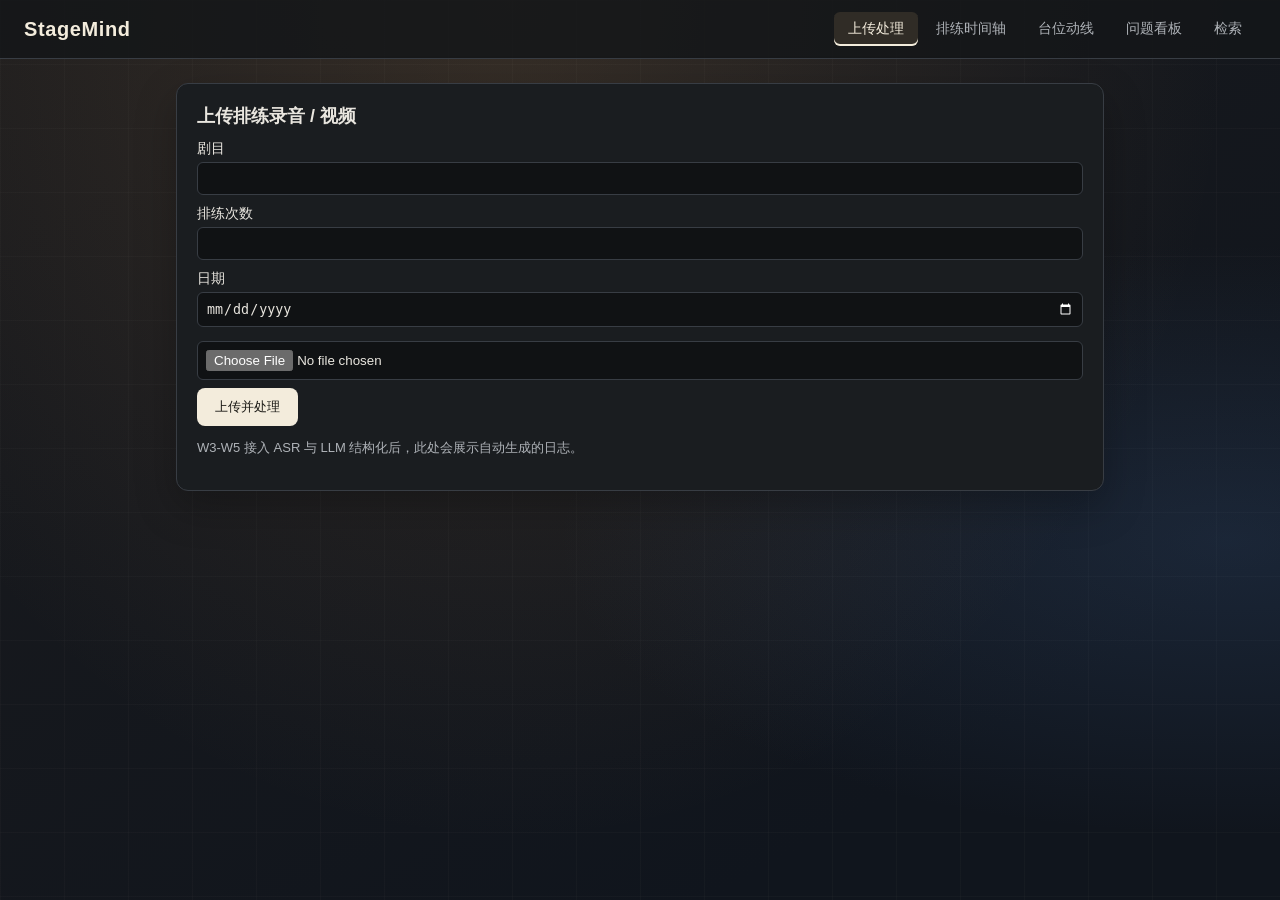
<file: prototypes/stagemind/frontend/index.html>
<!DOCTYPE html>
<html lang="zh-CN">
<head>
  <meta charset="UTF-8">
  <meta name="viewport" content="width=device-width, initial-scale=1.0">
  <title>StageMind 排练记录助手</title>
  <link rel="stylesheet" href="css/style.css">
</head>
<body>
  <header class="topbar">
    <h1>StageMind</h1>
    <nav>
      <button data-view="upload" class="nav-btn active">上传处理</button>
      <button data-view="timeline" class="nav-btn">排练时间轴</button>
      <button data-view="blocking" class="nav-btn">台位动线</button>
      <button data-view="issues" class="nav-btn">问题看板</button>
      <button data-view="search" class="nav-btn">检索</button>
    </nav>
  </header>

  <main id="view" class="view"></main>

  <script src="js/api.js"></script>
  <script src="js/upload.js"></script>
  <script src="js/timeline.js"></script>
  <script src="js/blocking.js"></script>
  <script src="js/issues.js"></script>
  <script src="js/search.js"></script>
  <script src="js/app.js"></script>
</body>
</html>
</file>
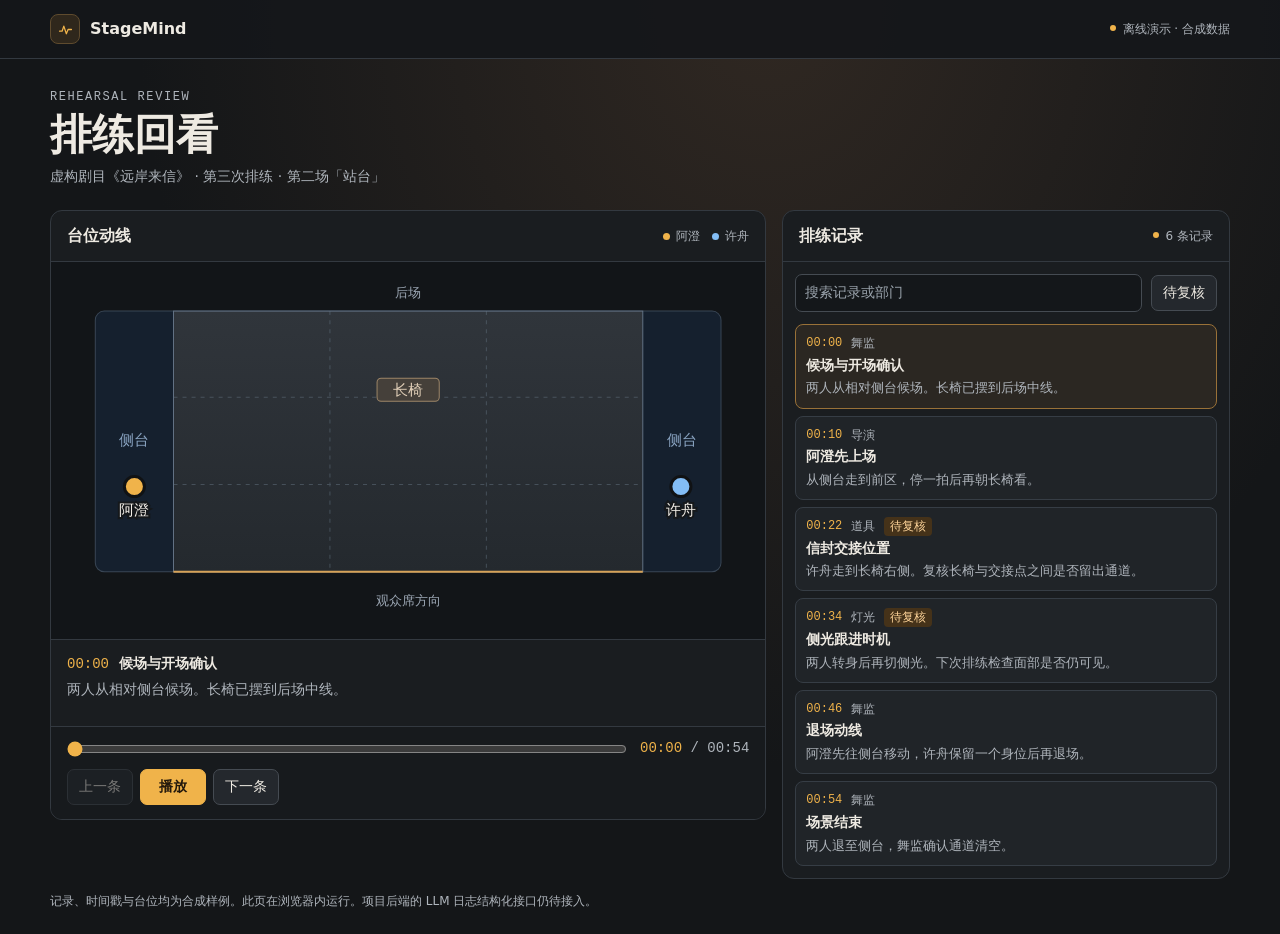
<file: prototypes/stagemind/share/index.html>
<!doctype html>
<html lang="zh-CN">
<head>
  <meta charset="utf-8">
  <meta name="viewport" content="width=device-width, initial-scale=1">
  <title>StageMind · 排练回看</title>
  <style>
    :root {
      color-scheme: dark;
      --bg: #141618;
      --panel: #1a1d20;
      --ink: #eeeae2;
      --muted: #afb5bc;
      --line: #333940;
      --amber: #f0b34a;
      --blue: #83bdf5;
      --mono: Bahnschrift, Consolas, monospace;
      font-family: "Microsoft YaHei UI", "PingFang SC", "Microsoft YaHei", system-ui, sans-serif;
      font-size: 14px;
    }
    * { box-sizing: border-box; }
    [hidden] { display: none !important; }
    body {
      margin: 0;
      min-height: 100vh;
      background: radial-gradient(ellipse at 60% 0%, #302822 0, transparent 45rem), var(--bg);
      color: var(--ink);
      line-height: 1.55;
    }
    button, input { font: inherit; color: inherit; }
    button { cursor: pointer; }
    button:disabled { cursor: default; opacity: .45; }
    :focus-visible { outline: 2px solid var(--blue); outline-offset: 3px; }
    .shell { width: min(1180px, calc(100% - 48px)); margin: auto; }
    .topbar { background: #15171af0; border-bottom: 1px solid var(--line); }
    .topbar .shell { display: flex; justify-content: space-between; align-items: center; gap: 12px; min-height: 58px; }
    .brand { display: flex; align-items: center; gap: 10px; font-size: 16px; font-weight: 750; }
    .mark { display: grid; place-items: center; width: 30px; height: 30px; color: var(--amber); background: #2f271c; border: 1px solid #5f4b2e; border-radius: 8px; }
    .top-label, .legend, .eyebrow { color: var(--muted); font-size: 12px; }
    .top-label::before { content: ""; display: inline-block; width: 6px; height: 6px; margin-right: 7px; border-radius: 50%; background: var(--amber); vertical-align: 2px; }
    .intro { padding: 29px 0 22px; }
    .eyebrow { margin: 0; font-family: var(--mono); letter-spacing: .13em; text-transform: uppercase; }
    h1 { margin: 3px 0 6px; font-size: clamp(28px, 5vw, 42px); line-height: 1.2; }
    .intro p:last-child { color: var(--muted); margin: 0; }
    .workspace { display: grid; grid-template-columns: minmax(0, 1.6fr) minmax(300px, 1fr); gap: 16px; align-items: start; }
    .panel { background: var(--panel); border: 1px solid var(--line); border-radius: 12px; overflow: hidden; }
    .panel-head { display: flex; flex-wrap: wrap; align-items: center; justify-content: space-between; gap: 6px 14px; padding: 13px 16px; border-bottom: 1px solid var(--line); }
    h2 { margin: 0; font-size: 16px; }
    .legend { display: flex; flex-wrap: wrap; gap: 12px; }
    .legend span { display: inline-flex; align-items: center; gap: 6px; }
    .dot { display: inline-block; width: 7px; height: 7px; border-radius: 50%; background: var(--amber); }
    .dot.blue { background: var(--blue); }
    .stage-wrap { padding: 12px 15px 0; background: #121518; }
    .stage { display: block; width: 100%; height: auto; max-height: 365px; margin: auto; }
    .stage text { font: 15px "Microsoft YaHei", "PingFang SC", sans-serif; }
    .stage .axis { fill: #9ca7b4; font-size: 13px; }
    .stage .wing-label { fill: #8aa4c2; }
    .stage .actor text { fill: #f2eee7; paint-order: stroke; stroke: #15181b; stroke-width: 4px; }
    .stage .actor circle { stroke: #101214; stroke-width: 3px; }
    .detail { padding: 13px 16px; border-top: 1px solid var(--line); min-height: 87px; }
    .detail-row { display: flex; flex-wrap: wrap; align-items: baseline; gap: 10px; }
    .time { color: var(--amber); font-family: var(--mono); font-variant-numeric: tabular-nums; }
    .detail p { margin: 3px 0 0; color: var(--muted); }
    .controls { padding: 11px 16px 14px; border-top: 1px solid var(--line); background: #171a1d; }
    .seek-row { display: grid; grid-template-columns: minmax(0, 1fr) auto; align-items: center; gap: 13px; }
    .seek { width: 100%; margin: 0; accent-color: var(--amber); cursor: pointer; }
    .duration { color: var(--muted); white-space: nowrap; font-family: var(--mono); }
    .button-row { display: flex; flex-wrap: wrap; gap: 7px; margin-top: 9px; }
    .button {
      border: 1px solid #454b52;
      border-radius: 7px;
      background: #24282d;
      padding: 6px 11px;
      min-height: 36px;
    }
    .button:hover:not(:disabled) { border-color: #89949f; background: #30363e; }
    .button.play { min-width: 66px; background: var(--amber); color: #23180c; border-color: var(--amber); font-weight: 700; }
    .button.play:hover { background: #ffd18b; }
    .filter-area { display: grid; grid-template-columns: minmax(0, 1fr) auto; align-items: center; gap: 9px; padding: 12px; }
    .search { width: 100%; padding: 7px 9px; background: #14171a; border: 1px solid #454b52; border-radius: 7px; min-height: 36px; }
    .search::placeholder { color: #9ba4ad; }
    .button[aria-pressed="true"] { color: var(--amber); background: #352a1e; border-color: #806039; }
    .notes { display: grid; gap: 7px; list-style: none; margin: 0; padding: 0 12px 12px; }
    .note {
      display: grid;
      gap: 2px;
      width: 100%;
      padding: 9px 10px;
      text-align: left;
      background: #202428;
      border: 1px solid #363d45;
      border-radius: 8px;
    }
    .note:hover { border-color: #798591; }
    .note[aria-current="true"] { border-color: #997138; background: #2b2722; }
    .note-meta { display: flex; flex-wrap: wrap; gap: 5px 9px; align-items: center; font-size: 12px; color: var(--muted); }
    .note-copy { color: var(--muted); font-size: 13px; }
    .review { color: #ffd59a; padding: 0 6px; background: #453219; border-radius: 4px; }
    .empty { margin: 2px 12px 14px; color: var(--muted); }
    .foot { margin: 13px 0 24px; color: var(--muted); font-size: 12px; }
    @media (max-width: 820px) { .workspace { grid-template-columns: minmax(0, 1fr); } }
    @media (max-width: 500px) {
      .shell { width: calc(100% - 24px); }
      .intro { padding: 22px 0 16px; }
      .panel-head, .detail, .controls { padding-inline: 12px; }
      .stage-wrap { padding-inline: 6px; }
    }
  </style>
</head>
<body>
  <header class="topbar">
    <div class="shell">
      <div class="brand">
        <span class="mark" aria-hidden="true">
          <svg viewBox="0 0 20 20" width="17" height="17" fill="none"><path d="M3 12h3l2-6 3 9 2-5h4" stroke="currentColor" stroke-width="1.5" stroke-linecap="round" stroke-linejoin="round"/></svg>
        </span>
        StageMind
      </div>
      <span class="top-label">离线演示 · 合成数据</span>
    </div>
  </header>
  <main class="shell">
    <section class="intro" aria-labelledby="page-title">
      <p class="eyebrow">Rehearsal Review</p>
      <h1 id="page-title">排练回看</h1>
      <p>虚构剧目《远岸来信》 · 第三次排练 · 第二场「站台」</p>
    </section>
    <div class="workspace">
      <section class="panel" aria-labelledby="stage-title">
        <div class="panel-head">
          <h2 id="stage-title">台位动线</h2>
          <div class="legend"><span><i class="dot"></i>阿澄</span><span><i class="dot blue"></i>许舟</span></div>
        </div>
        <div class="stage-wrap">
          <svg class="stage" viewBox="0 0 680 364" role="img" aria-labelledby="map-title map-description">
            <title id="map-title">《远岸来信》排练台位图</title>
            <desc id="map-description">俯视舞台，虚线表示两名角色的移动轨迹。拖动时间滑块可以查看不同位置。</desc>
            <defs>
              <linearGradient id="floor" x2="0" y2="1">
                <stop stop-color="#30353b"/><stop offset="1" stop-color="#24292e"/>
              </linearGradient>
            </defs>
            <rect x="28" y="37" width="624" height="260" rx="9" fill="#15202e" stroke="#394655"/>
            <rect x="106" y="37" width="468" height="260" fill="url(#floor)" stroke="#627183"/>
            <path d="M262 37v260M418 37v260M106 123h468M106 210h468" stroke="#657482" stroke-opacity=".5" stroke-dasharray="4 5"/>
            <path d="M106 297h468" stroke="#d6a258" stroke-width="2"/>
            <text x="340" y="23" text-anchor="middle" class="axis">后场</text>
            <text x="67" y="171" text-anchor="middle" class="wing-label">侧台</text>
            <text x="613" y="171" text-anchor="middle" class="wing-label">侧台</text>
            <text x="340" y="330" text-anchor="middle" class="axis">观众席方向</text>
            <rect x="309" y="104" width="62" height="23" rx="4" fill="#45403a" stroke="#9d8567"/>
            <text x="340" y="121" text-anchor="middle" fill="#e0ceb7">长椅</text>
            <polyline id="trail-0" fill="none" stroke="#f0b34a" stroke-opacity=".62" stroke-width="2" stroke-dasharray="5 5"/>
            <polyline id="trail-1" fill="none" stroke="#83bdf5" stroke-opacity=".62" stroke-width="2" stroke-dasharray="5 5"/>
            <g id="actor-0" class="actor"><circle r="10" fill="#f0b34a"/><text y="28" text-anchor="middle">阿澄</text></g>
            <g id="actor-1" class="actor"><circle r="10" fill="#83bdf5"/><text y="28" text-anchor="middle">许舟</text></g>
          </svg>
        </div>
        <div class="detail">
          <div class="detail-row"><span id="moment-time" class="time"></span><strong id="moment-title"></strong></div>
          <p id="moment-copy"></p>
        </div>
        <div class="controls">
          <div class="seek-row">
            <input id="seek" class="seek" type="range" min="0" max="54" step="0.1" value="0" aria-label="排练时间">
            <span class="duration"><span id="clock" class="time">00:00</span> / 00:54</span>
          </div>
          <div class="button-row">
            <button id="previous" class="button" type="button">上一条</button>
            <button id="play" class="button play" type="button">播放</button>
            <button id="next" class="button" type="button">下一条</button>
          </div>
        </div>
      </section>
      <section class="panel" aria-labelledby="notes-title">
        <div class="panel-head"><h2 id="notes-title">排练记录</h2><span id="result-count" class="top-label" role="status"></span></div>
        <div class="filter-area">
          <input id="search" class="search" type="search" placeholder="搜索记录或部门" aria-label="搜索记录或部门">
          <button id="review-only" class="button" type="button" aria-pressed="false">待复核</button>
        </div>
        <ol id="notes" class="notes"></ol>
        <p id="empty" class="empty" hidden>没有匹配的记录。</p>
      </section>
    </div>
    <p class="foot">记录、时间戳与台位均为合成样例。此页在浏览器内运行。项目后端的 LLM 日志结构化接口仍待接入。</p>
    <noscript>请启用 JavaScript 以操作时间轴和排练记录。</noscript>
  </main>
  <script>
    const events = [
      { time: 0, dept: '舞监', title: '候场与开场确认', note: '两人从相对侧台候场。长椅已摆到后场中线。', positions: [[67, 212], [612, 212]] },
      { time: 10, dept: '导演', title: '阿澄先上场', note: '从侧台走到前区，停一拍后再朝长椅看。', positions: [[231, 234], [612, 212]] },
      { time: 22, dept: '道具', title: '信封交接位置', note: '许舟走到长椅右侧。复核长椅与交接点之间是否留出通道。', positions: [[286, 163], [399, 158]], review: true },
      { time: 34, dept: '灯光', title: '侧光跟进时机', note: '两人转身后再切侧光。下次排练检查面部是否仍可见。', positions: [[267, 212], [422, 207]], review: true },
      { time: 46, dept: '舞监', title: '退场动线', note: '阿澄先往侧台移动，许舟保留一个身位后再退场。', positions: [[153, 171], [498, 181]] },
      { time: 54, dept: '舞监', title: '场景结束', note: '两人退至侧台，舞监确认通道清空。', positions: [[67, 177], [612, 177]] },
    ];
    const $ = id => document.getElementById(id);
    const seek = $('seek');
    const duration = Number(seek.max);
    const notes = $('notes');
    const play = $('play');
    let currentTime = 0;
    let currentIndex = -1;
    let frame = null;
    let lastTick = null;

    function stamp(seconds) {
      const whole = Math.floor(seconds);
      const minutes = String(Math.floor(whole / 60)).padStart(2, '0');
      return `${minutes}:${String(whole % 60).padStart(2, '0')}`;
    }

    function span(className, value) {
      const node = document.createElement('span');
      node.className = className;
      node.textContent = value;
      return node;
    }

    function markActiveNote() {
      for (const button of notes.querySelectorAll('button')) {
        if (Number(button.dataset.index) === currentIndex) button.setAttribute('aria-current', 'true');
        else button.removeAttribute('aria-current');
      }
    }

    function renderNotes() {
      const query = $('search').value.trim().toLowerCase();
      const reviewOnly = $('review-only').getAttribute('aria-pressed') === 'true';
      const items = events.flatMap((event, index) => {
        if (reviewOnly && !event.review) return [];
        if (![event.title, event.dept, event.note].some(value => value.toLowerCase().includes(query))) return [];
        const item = document.createElement('li');
        const button = document.createElement('button');
        button.type = 'button';
        button.className = 'note';
        button.dataset.index = index;
        const meta = span('note-meta', '');
        meta.append(span('time', stamp(event.time)), span('', event.dept));
        if (event.review) meta.append(span('review', '待复核'));
        const title = document.createElement('strong');
        title.textContent = event.title;
        button.append(meta, title, span('note-copy', event.note));
        button.addEventListener('click', () => jump(event.time));
        item.append(button);
        return [item];
      });
      notes.replaceChildren(...items);
      $('empty').hidden = items.length !== 0;
      $('result-count').textContent = `${items.length} 条记录`;
      markActiveNote();
    }

    function renderTime(seconds) {
      currentTime = Math.min(duration, Math.max(0, seconds));
      let index = events.length - 1;
      while (events[index].time > currentTime) index--;
      const active = events[index];
      const following = events[index + 1] || active;
      const progress = following === active ? 0 : (currentTime - active.time) / (following.time - active.time);

      seek.value = currentTime;
      seek.setAttribute('aria-valuetext', stamp(currentTime));
      $('clock').textContent = stamp(currentTime);
      for (const [actor, start] of active.positions.entries()) {
        const position = start.map((coordinate, axis) => coordinate + progress * (following.positions[actor][axis] - coordinate));
        $(`actor-${actor}`).setAttribute('transform', `translate(${position.join(' ')})`);
        const points = events.slice(0, index + 1).map(event => event.positions[actor]);
        points.push(position);
        $(`trail-${actor}`).setAttribute('points', points.map(point => point.join(',')).join(' '));
      }
      if (index !== currentIndex) {
        currentIndex = index;
        $('moment-time').textContent = stamp(active.time);
        $('moment-title').textContent = active.title;
        $('moment-copy').textContent = active.note;
        markActiveNote();
      }
      $('previous').disabled = currentTime === 0;
      $('next').disabled = currentIndex === events.length - 1;
    }

    function stop() {
      if (frame !== null) cancelAnimationFrame(frame);
      frame = null;
      lastTick = null;
      play.textContent = '播放';
    }

    function jump(seconds) {
      stop();
      renderTime(seconds);
    }

    function tick(timestamp) {
      const elapsed = lastTick === null ? 0 : (timestamp - lastTick) / 1000;
      lastTick = timestamp;
      renderTime(currentTime + elapsed);
      if (currentTime >= duration) stop();
      else frame = requestAnimationFrame(tick);
    }

    play.addEventListener('click', () => {
      if (frame !== null) {
        stop();
        return;
      }
      if (currentTime === duration) renderTime(0);
      play.textContent = '暂停';
      frame = requestAnimationFrame(tick);
    });
    $('previous').addEventListener('click', () => {
      const index = currentTime === events[currentIndex].time ? currentIndex - 1 : currentIndex;
      jump(events[Math.max(0, index)].time);
    });
    $('next').addEventListener('click', () => jump(events[currentIndex + 1].time));
    seek.addEventListener('input', () => jump(Number(seek.value)));
    $('search').addEventListener('input', renderNotes);
    $('review-only').addEventListener('click', event => {
      const button = event.currentTarget;
      button.setAttribute('aria-pressed', String(button.getAttribute('aria-pressed') !== 'true'));
      renderNotes();
    });

    renderTime(0);
    renderNotes();
  </script>
</body>
</html>
</file>
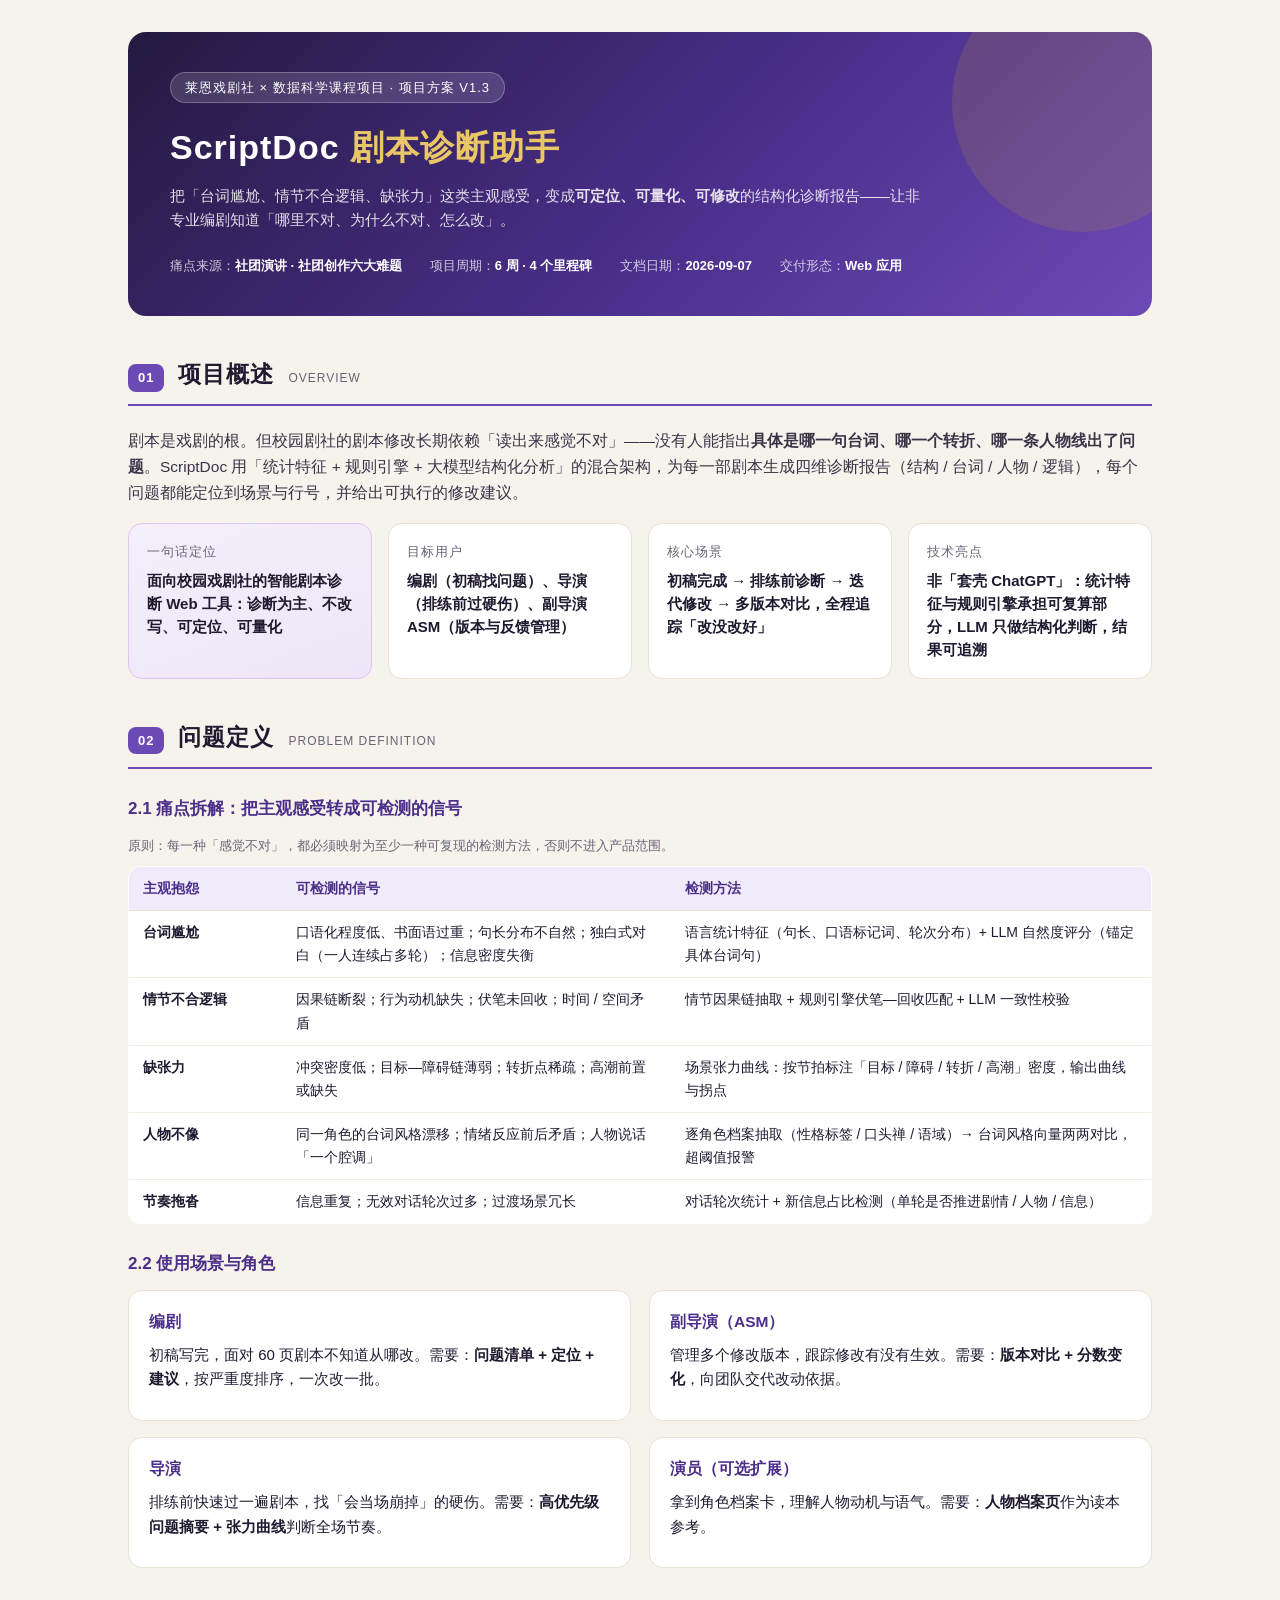
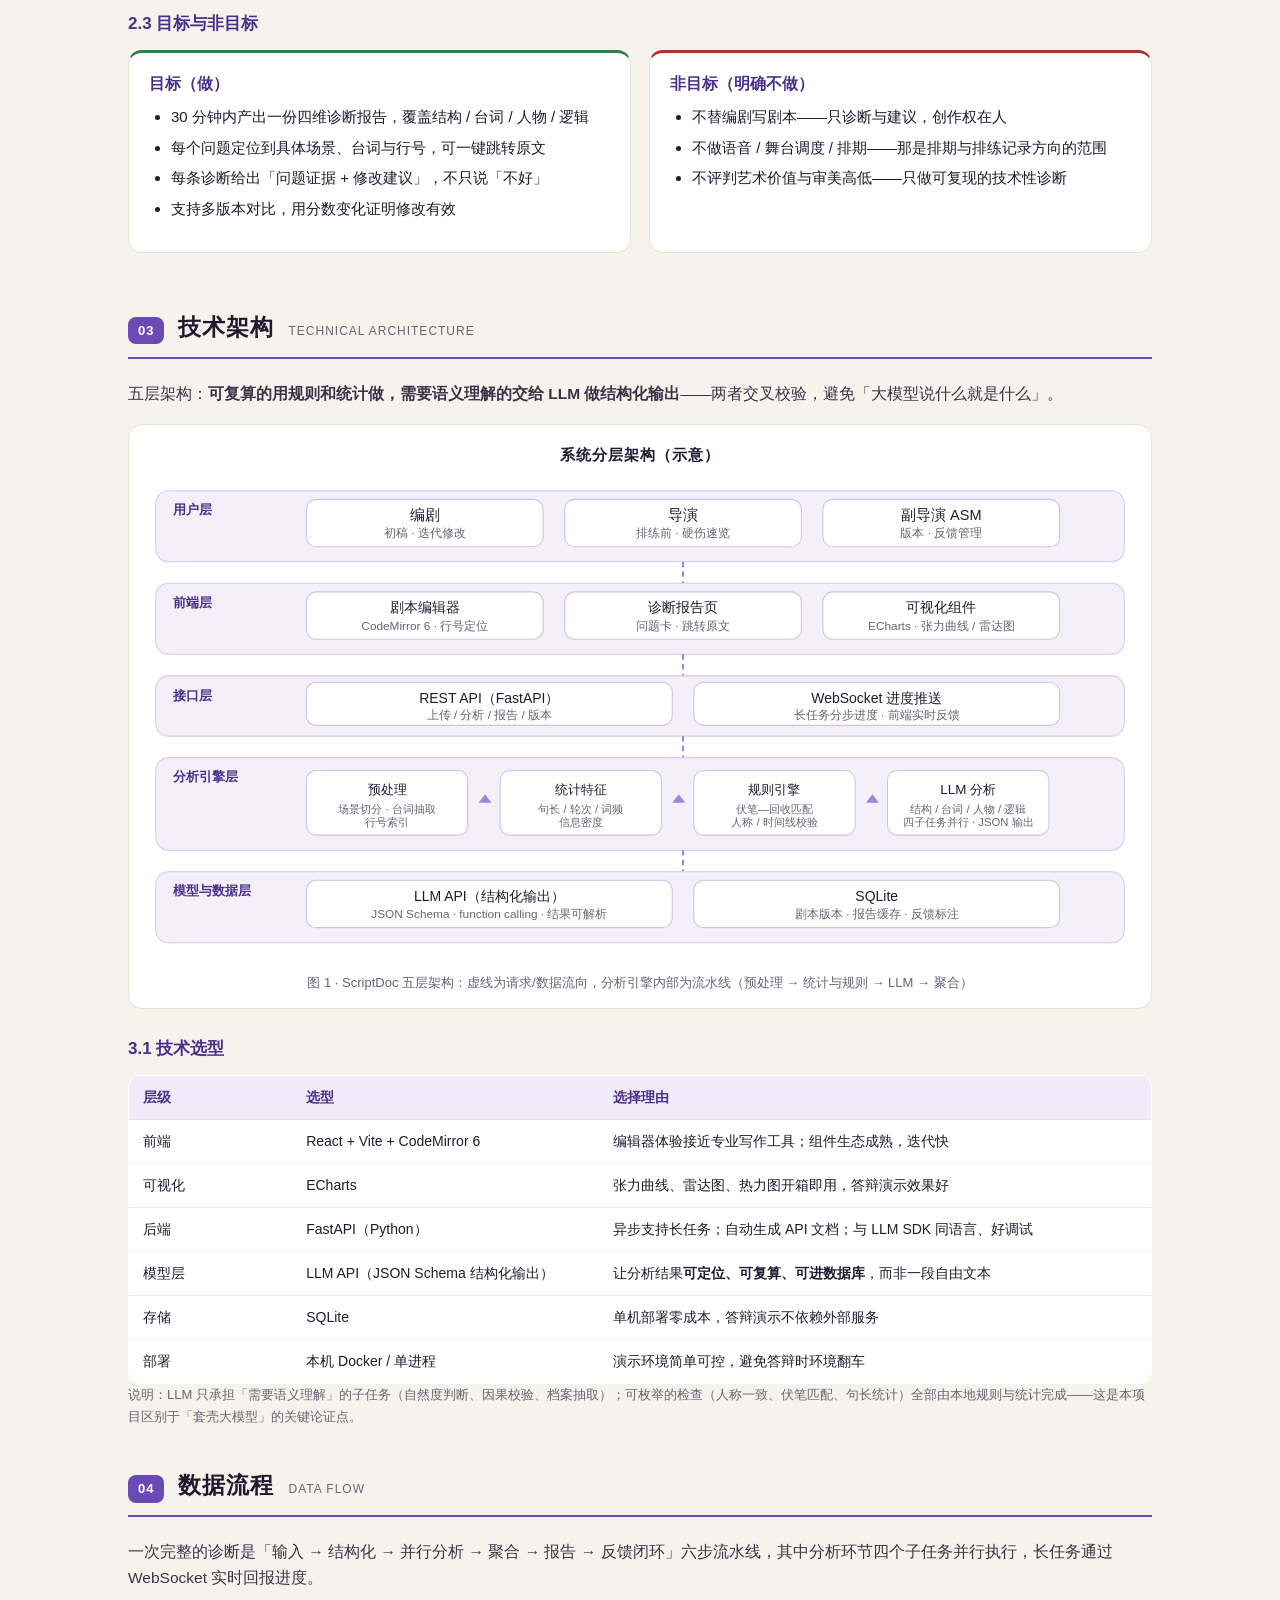
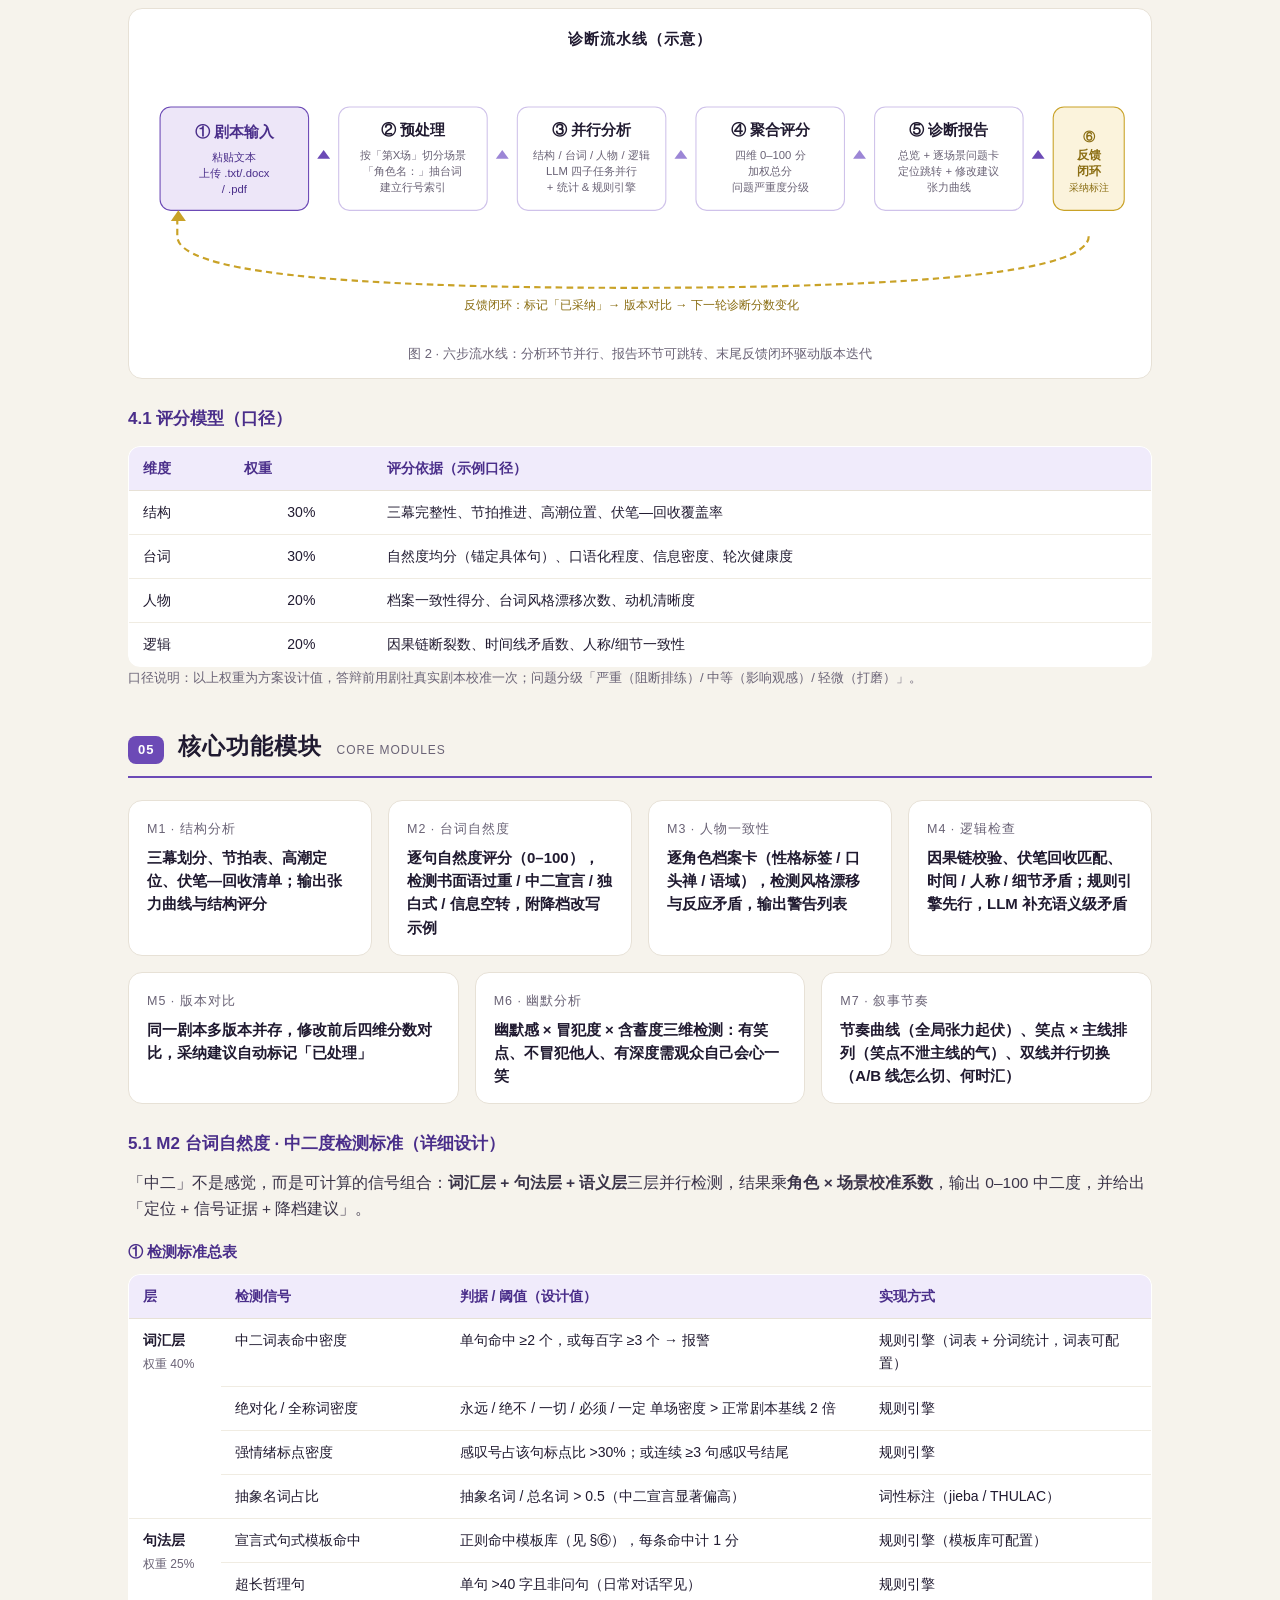
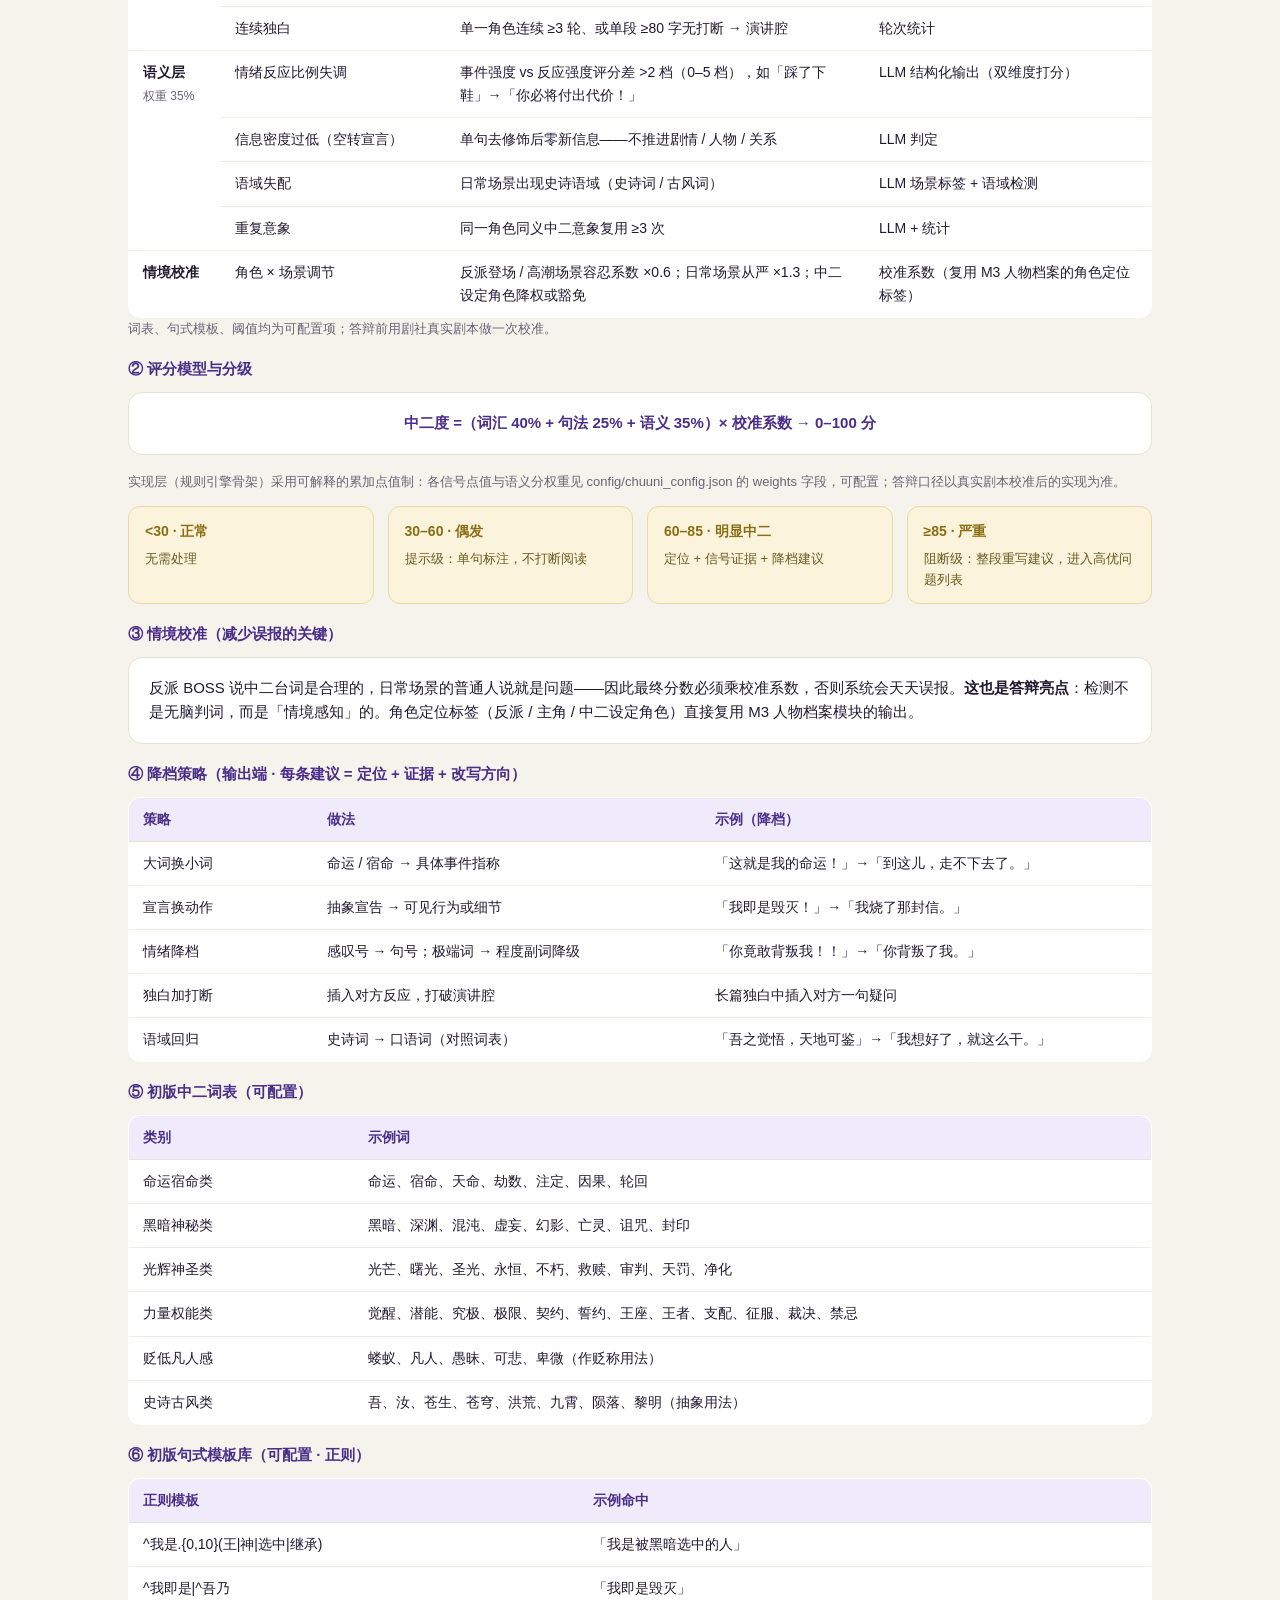
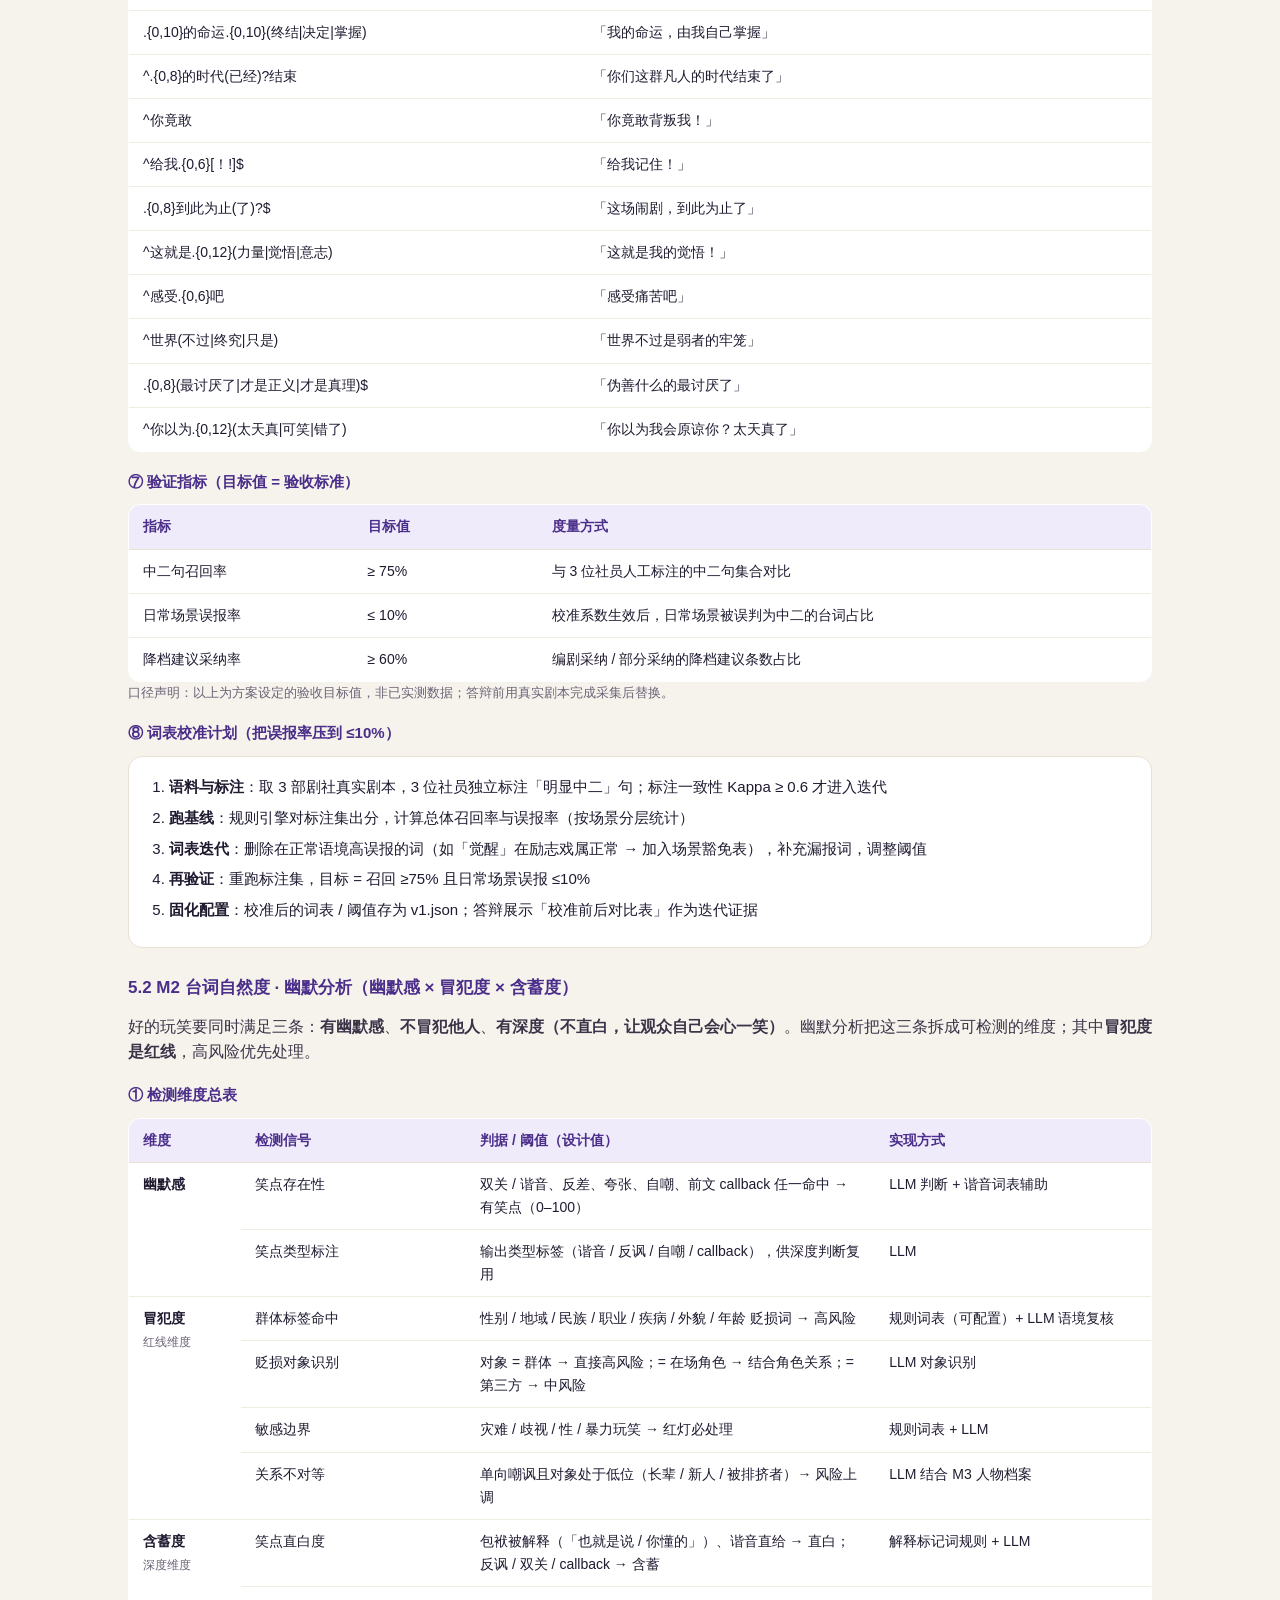
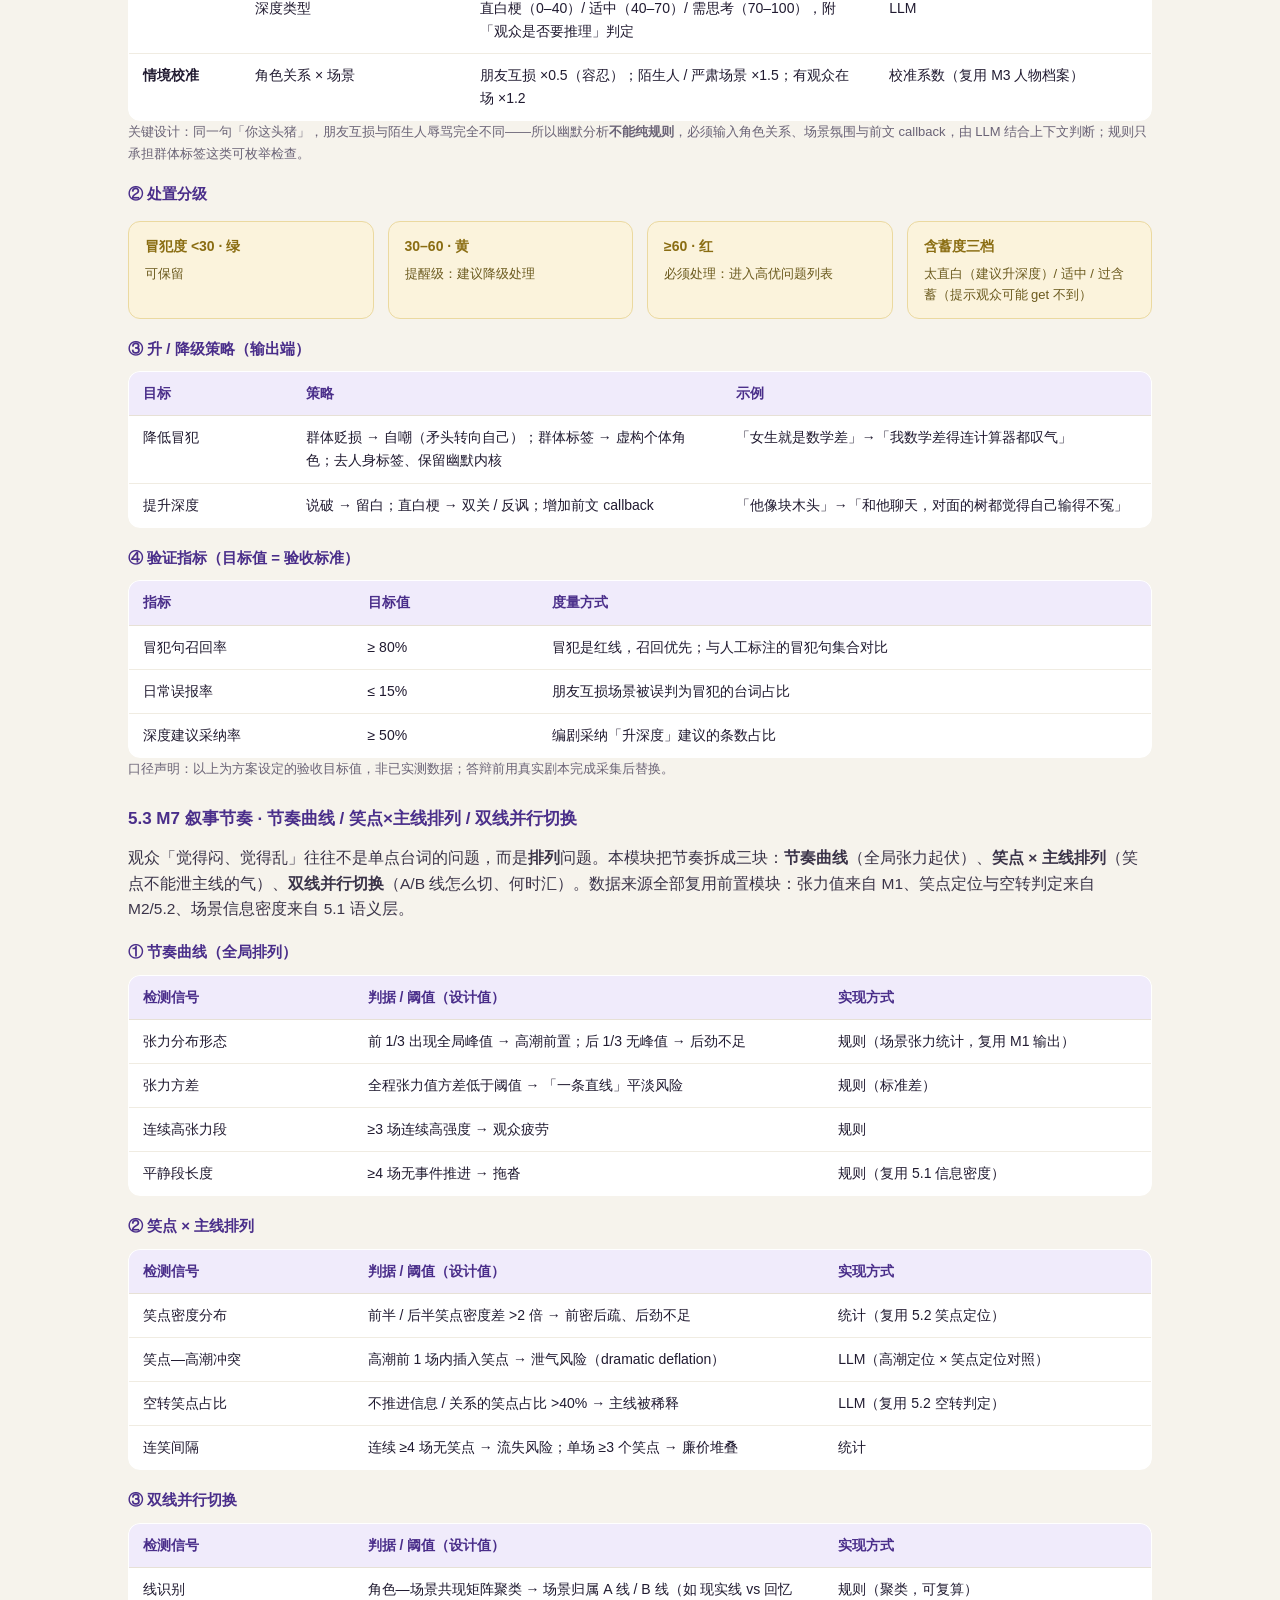
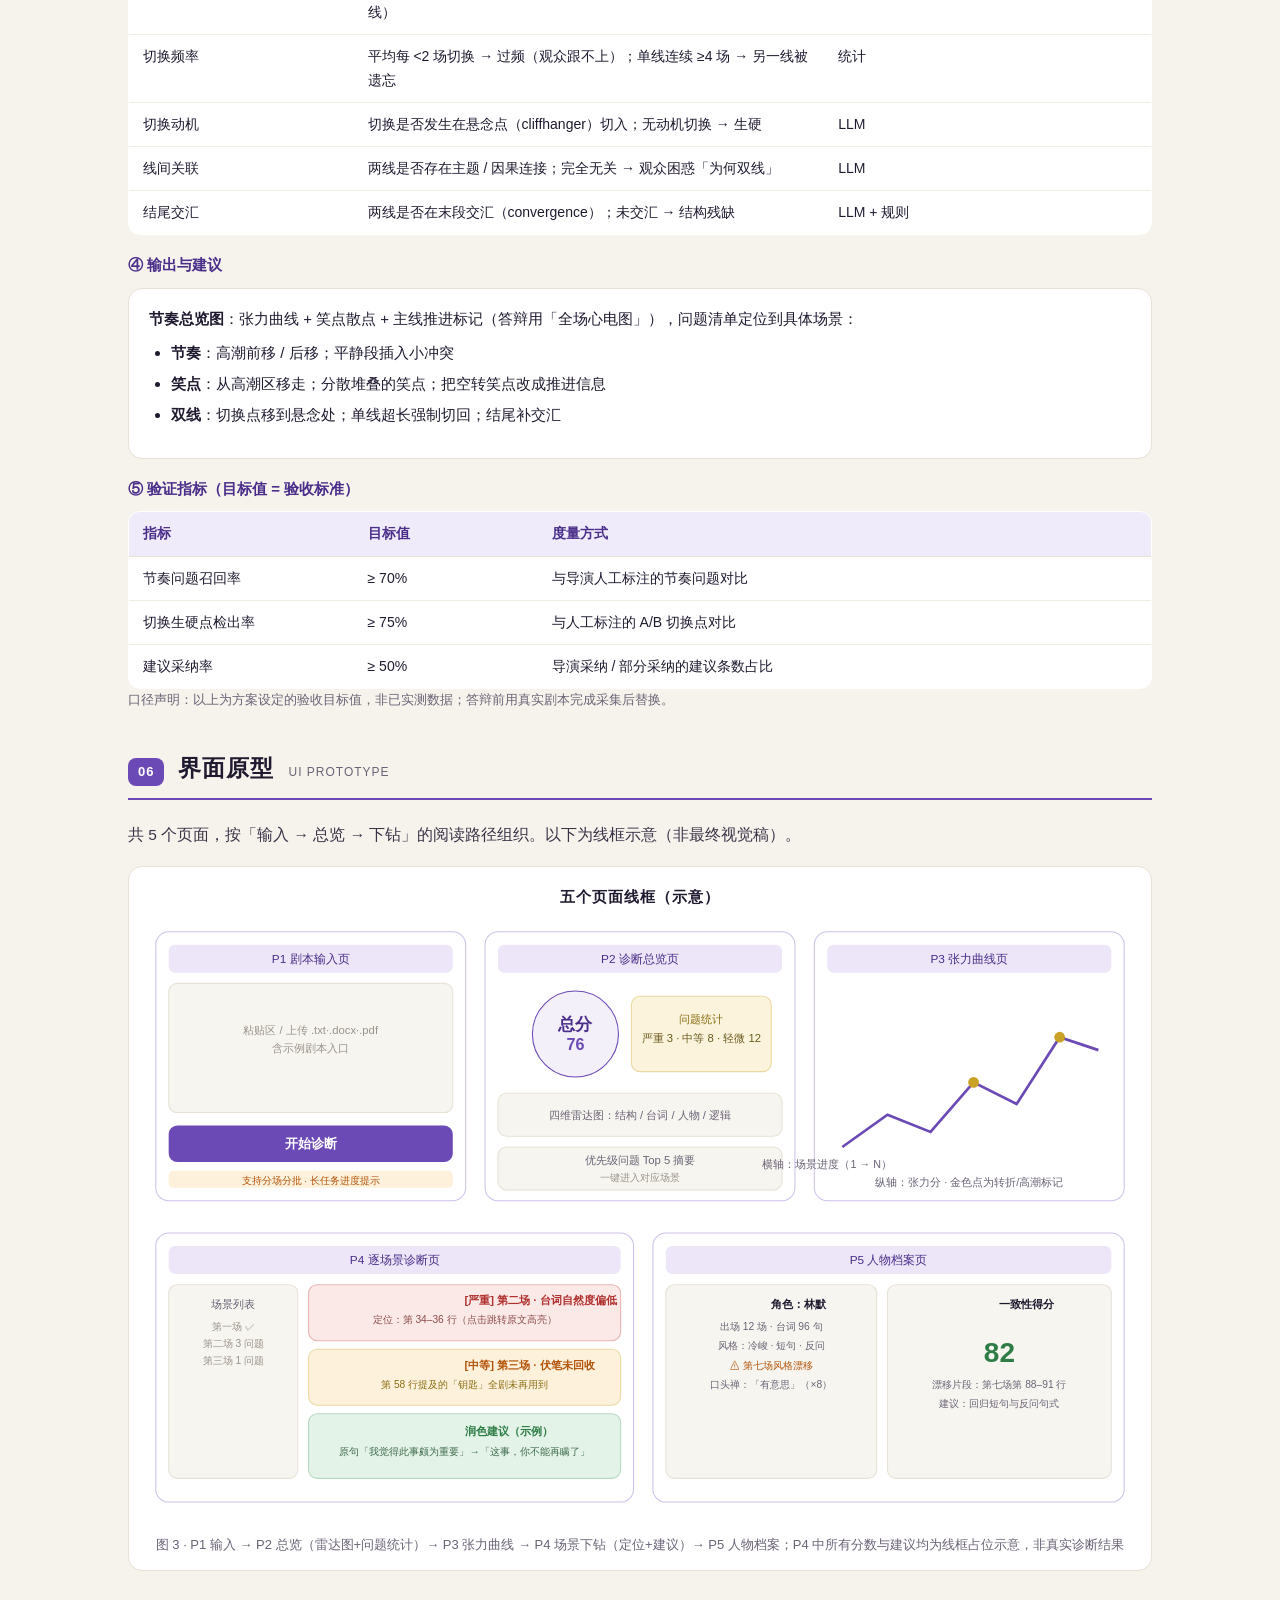
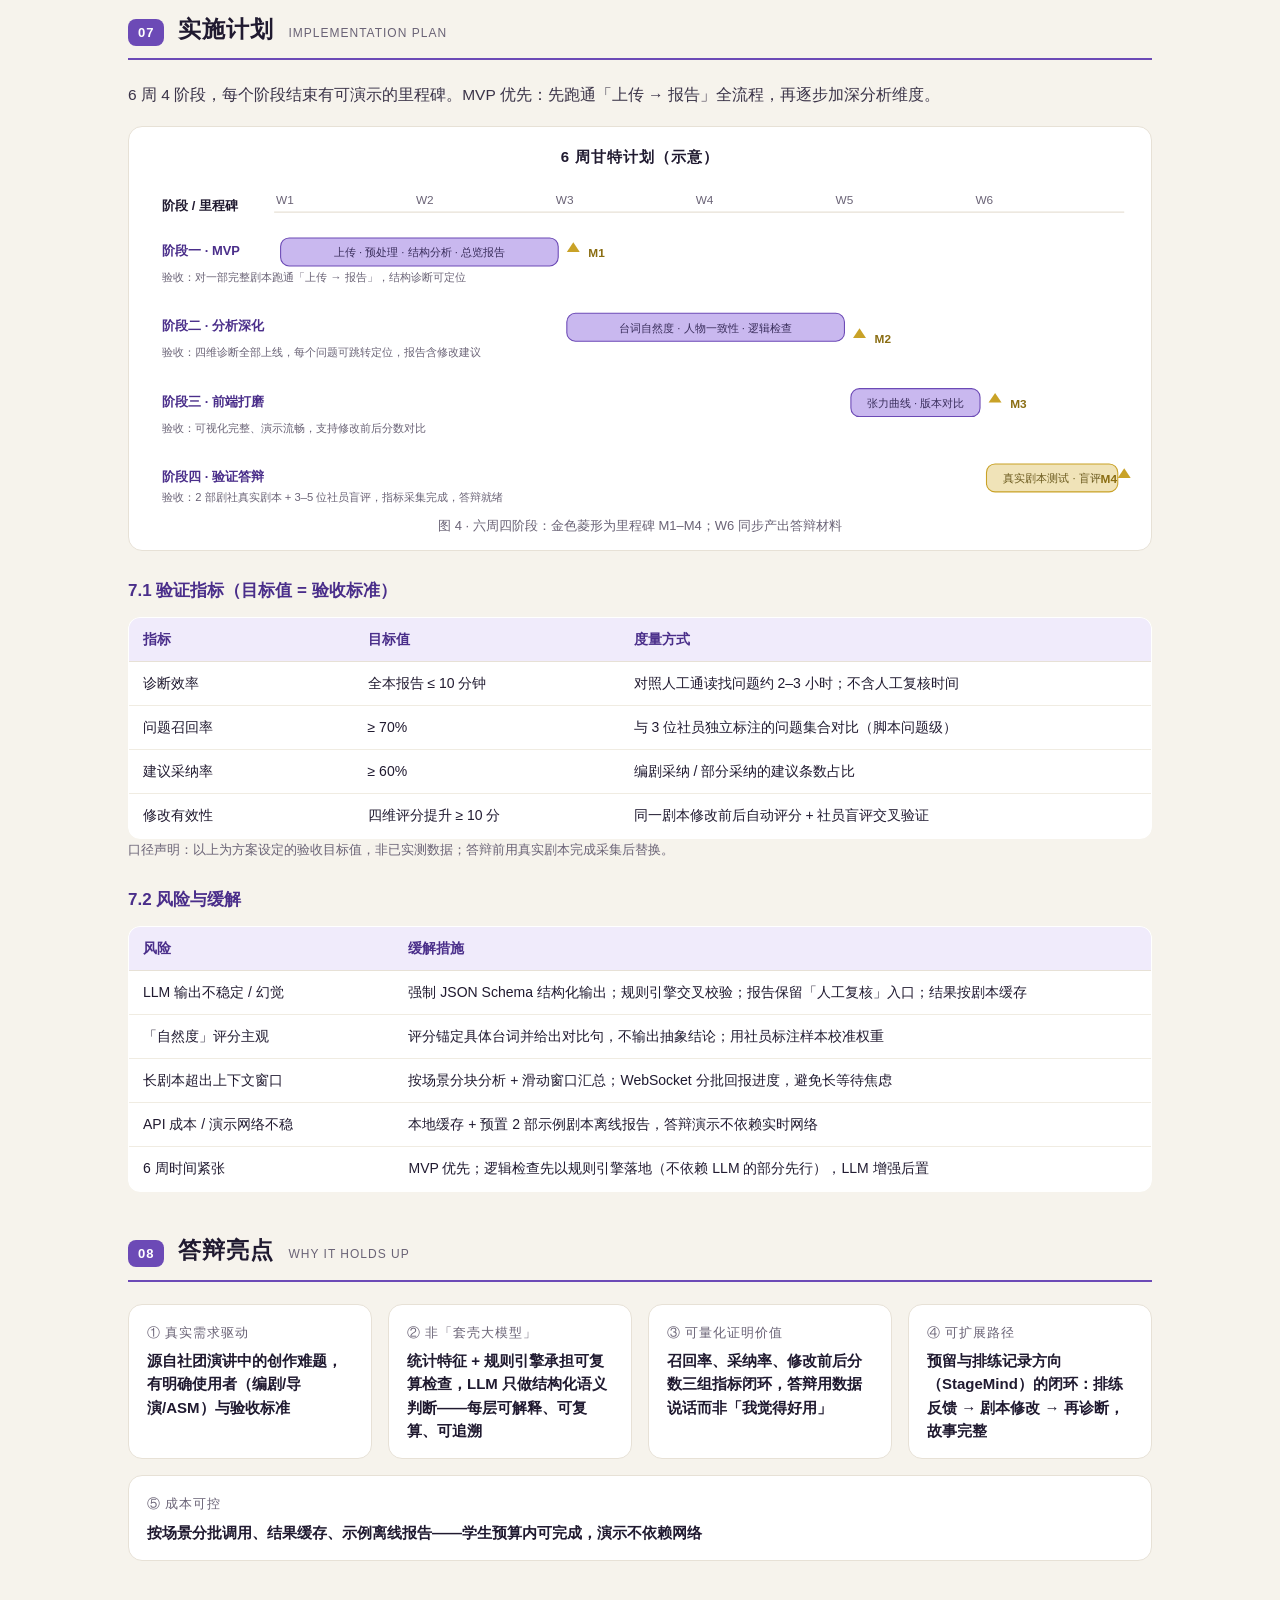
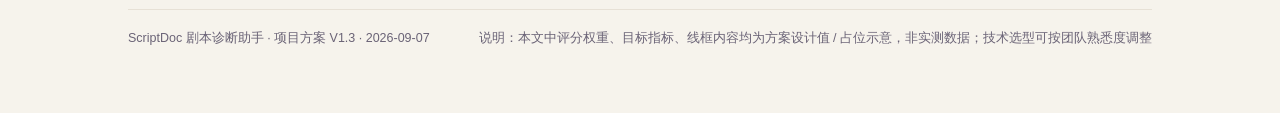
<file: prototypes/scriptdoc/ScriptDoc_剧本诊断项目方案.html>
<!DOCTYPE html>
<html lang="zh-CN">
<head>
<meta charset="UTF-8">
<meta name="viewport" content="width=device-width, initial-scale=1.0">
<title>ScriptDoc 剧本诊断助手 · 项目方案</title>
<style>
  :root{
    --bg:#F6F3EC; --card:#FFFFFF; --ink:#201A30; --sub:#6A6376;
    --accent:#6C4AB6; --accent-soft:#EDE6F8; --accent-deep:#4A2E8A;
    --gold:#C9A227; --gold-soft:#FBF3DC; --line:#E7E1D6;
    --ok:#2F7D46; --warn:#B45309; --bad:#B0302E;
  }
  *{box-sizing:border-box;margin:0;padding:0;}
  body{background:var(--bg);color:var(--ink);font-family:-apple-system,BlinkMacSystemFont,"Segoe UI","PingFang SC","Microsoft YaHei",sans-serif;line-height:1.65;font-size:15px;}
  .wrap{max-width:1080px;margin:0 auto;padding:32px 28px 64px;}

  /* header */
  .hero{background:linear-gradient(135deg,#241A40 0%,#4A2E8A 55%,#6C4AB6 100%);border-radius:18px;padding:40px 42px;color:#fff;position:relative;overflow:hidden;}
  .hero::after{content:"";position:absolute;right:-60px;top:-60px;width:260px;height:260px;border-radius:50%;background:rgba(201,162,39,0.16);}
  .hero .tag{display:inline-block;background:rgba(255,255,255,0.14);border:1px solid rgba(255,255,255,0.25);padding:4px 14px;border-radius:999px;font-size:13px;letter-spacing:1px;}
  .hero h1{font-size:34px;font-weight:700;margin:16px 0 8px;letter-spacing:1px;}
  .hero h1 span{color:#E9C767;}
  .hero .sub{font-size:15px;color:rgba(255,255,255,0.85);max-width:760px;}
  .hero .meta{margin-top:22px;display:flex;gap:28px;flex-wrap:wrap;font-size:13px;color:rgba(255,255,255,0.75);}
  .hero .meta b{color:#fff;font-weight:600;}

  /* section */
  section{margin-top:40px;}
  .sec-head{display:flex;align-items:baseline;gap:14px;border-bottom:2px solid var(--accent);padding-bottom:10px;margin-bottom:22px;}
  .sec-head .no{font-size:13px;font-weight:700;color:#fff;background:var(--accent);border-radius:8px;padding:3px 10px;letter-spacing:1px;}
  .sec-head h2{font-size:23px;font-weight:700;letter-spacing:1px;}
  .sec-head .en{font-size:12px;color:var(--sub);letter-spacing:1px;}

  h3{font-size:17px;margin:26px 0 12px;color:var(--accent-deep);}
  p{margin-bottom:10px;}
  .lead{font-size:15.5px;color:#3A3348;}
  .note{font-size:13px;color:var(--sub);}

  /* cards */
  .cards{display:flex;gap:16px;flex-wrap:wrap;}
  .card{flex:1 1 200px;background:var(--card);border:1px solid var(--line);border-radius:14px;padding:18px 18px 16px;min-width:0;}
  .card .k{font-size:12.5px;color:var(--sub);margin-bottom:6px;letter-spacing:1px;}
  .card .v{font-size:15px;font-weight:600;color:var(--ink);line-height:1.55;}
  .card.hl{background:linear-gradient(160deg,#F4EFFB,var(--accent-soft));border-color:#D8C8F2;}

  /* tables */
  table{width:100%;border-collapse:collapse;background:var(--card);border:1px solid var(--line);border-radius:12px;overflow:hidden;font-size:14px;}
  th{background:#F0EBFB;color:var(--accent-deep);text-align:left;padding:10px 14px;font-weight:600;border-bottom:1px solid var(--line);}
  td{padding:10px 14px;border-bottom:1px solid #F0ECE2;vertical-align:top;}
  tr:last-child td{border-bottom:none;}
  td.c{text-align:center;}
  .tbl-wrap{overflow-x:auto;border-radius:12px;}

  /* badges */
  .b{display:inline-block;padding:2px 10px;border-radius:999px;font-size:12px;font-weight:600;white-space:nowrap;}
  .b-bad{background:#FBE9E8;color:var(--bad);}
  .b-mid{background:#FDF1DC;color:var(--warn);}
  .b-ok{background:#E4F3E8;color:var(--ok);}
  .b-purple{background:var(--accent-soft);color:var(--accent-deep);}

  /* figure */
  figure{margin:18px 0;background:var(--card);border:1px solid var(--line);border-radius:14px;padding:18px 16px 14px;}
  figure figcaption{font-size:13px;color:var(--sub);margin-top:10px;text-align:center;}
  .fig-title{font-size:15px;font-weight:600;color:var(--ink);margin-bottom:12px;text-align:center;letter-spacing:1px;}
  svg{display:block;width:100%;height:auto;}

  /* lists */
  ul,ol{margin:6px 0 12px 22px;}
  li{margin-bottom:6px;}
  .grid2{display:flex;gap:18px;flex-wrap:wrap;}
  .grid2>div{flex:1 1 320px;min-width:0;}
  .box{background:var(--card);border:1px solid var(--line);border-radius:14px;padding:18px 20px;margin-bottom:16px;}
  .box h4{font-size:15.5px;color:var(--accent-deep);margin-bottom:8px;}

  .mile{display:flex;gap:14px;flex-wrap:wrap;margin-top:14px;}
  .mile .m{flex:1 1 220px;background:var(--gold-soft);border:1px solid #EBD9A0;border-radius:12px;padding:12px 16px;}
  .mile .m b{color:#8A6D12;font-size:14px;}
  .mile .m div{font-size:13px;color:#6B5A1E;margin-top:4px;}

  footer{margin-top:48px;padding-top:18px;border-top:1px solid var(--line);font-size:12.5px;color:var(--sub);display:flex;justify-content:space-between;flex-wrap:wrap;gap:8px;}
</style>
</head>
<body>
<div class="wrap">

  <!-- ============ HERO ============ -->
  <div class="hero">
    <span class="tag">莱恩戏剧社 × 数据科学课程项目 · 项目方案 V1.3</span>
    <h1>ScriptDoc <span>剧本诊断助手</span></h1>
    <div class="sub">把「台词尴尬、情节不合逻辑、缺张力」这类主观感受，变成<strong>可定位、可量化、可修改</strong>的结构化诊断报告——让非专业编剧知道「哪里不对、为什么不对、怎么改」。</div>
    <div class="meta">
      <span>痛点来源：<b>社团演讲 · 社团创作六大难题</b></span>
      <span>项目周期：<b>6 周 · 4 个里程碑</b></span>
      <span>文档日期：<b>2026-09-07</b></span>
      <span>交付形态：<b>Web 应用</b></span>
    </div>
  </div>

  <!-- ============ 01 概述 ============ -->
  <section>
    <div class="sec-head"><span class="no">01</span><h2>项目概述</h2><span class="en">OVERVIEW</span></div>
    <p class="lead">剧本是戏剧的根。但校园剧社的剧本修改长期依赖「读出来感觉不对」——没有人能指出<strong>具体是哪一句台词、哪一个转折、哪一条人物线出了问题</strong>。ScriptDoc 用「统计特征 + 规则引擎 + 大模型结构化分析」的混合架构，为每一部剧本生成四维诊断报告（结构 / 台词 / 人物 / 逻辑），每个问题都能定位到场景与行号，并给出可执行的修改建议。</p>

    <div class="cards" style="margin-top:18px;">
      <div class="card hl"><div class="k">一句话定位</div><div class="v">面向校园戏剧社的智能剧本诊断 Web 工具：诊断为主、不改写、可定位、可量化</div></div>
      <div class="card"><div class="k">目标用户</div><div class="v">编剧（初稿找问题）、导演（排练前过硬伤）、副导演 ASM（版本与反馈管理）</div></div>
      <div class="card"><div class="k">核心场景</div><div class="v">初稿完成 → 排练前诊断 → 迭代修改 → 多版本对比，全程追踪「改没改好」</div></div>
      <div class="card"><div class="k">技术亮点</div><div class="v">非「套壳 ChatGPT」：统计特征与规则引擎承担可复算部分，LLM 只做结构化判断，结果可追溯</div></div>
    </div>
  </section>

  <!-- ============ 02 问题定义 ============ -->
  <section>
    <div class="sec-head"><span class="no">02</span><h2>问题定义</h2><span class="en">PROBLEM DEFINITION</span></div>

    <h3>2.1 痛点拆解：把主观感受转成可检测的信号</h3>
    <p class="note">原则：每一种「感觉不对」，都必须映射为至少一种可复现的检测方法，否则不进入产品范围。</p>
    <div class="tbl-wrap">
    <table>
      <tr><th style="width:15%;">主观抱怨</th><th style="width:38%;">可检测的信号</th><th>检测方法</th></tr>
      <tr><td><b>台词尴尬</b></td><td>口语化程度低、书面语过重；句长分布不自然；独白式对白（一人连续占多轮）；信息密度失衡</td><td>语言统计特征（句长、口语标记词、轮次分布）+ LLM 自然度评分（锚定具体台词句）</td></tr>
      <tr><td><b>情节不合逻辑</b></td><td>因果链断裂；行为动机缺失；伏笔未回收；时间 / 空间矛盾</td><td>情节因果链抽取 + 规则引擎伏笔—回收匹配 + LLM 一致性校验</td></tr>
      <tr><td><b>缺张力</b></td><td>冲突密度低；目标—障碍链薄弱；转折点稀疏；高潮前置或缺失</td><td>场景张力曲线：按节拍标注「目标 / 障碍 / 转折 / 高潮」密度，输出曲线与拐点</td></tr>
      <tr><td><b>人物不像</b></td><td>同一角色的台词风格漂移；情绪反应前后矛盾；人物说话「一个腔调」</td><td>逐角色档案抽取（性格标签 / 口头禅 / 语域）→ 台词风格向量两两对比，超阈值报警</td></tr>
      <tr><td><b>节奏拖沓</b></td><td>信息重复；无效对话轮次过多；过渡场景冗长</td><td>对话轮次统计 + 新信息占比检测（单轮是否推进剧情 / 人物 / 信息）</td></tr>
    </table>
    </div>

    <h3>2.2 使用场景与角色</h3>
    <div class="grid2">
      <div>
        <div class="box"><h4>编剧</h4><p>初稿写完，面对 60 页剧本不知道从哪改。需要：<strong>问题清单 + 定位 + 建议</strong>，按严重度排序，一次改一批。</p></div>
        <div class="box"><h4>导演</h4><p>排练前快速过一遍剧本，找「会当场崩掉」的硬伤。需要：<strong>高优先级问题摘要 + 张力曲线</strong>判断全场节奏。</p></div>
      </div>
      <div>
        <div class="box"><h4>副导演（ASM）</h4><p>管理多个修改版本，跟踪修改有没有生效。需要：<strong>版本对比 + 分数变化</strong>，向团队交代改动依据。</p></div>
        <div class="box"><h4>演员（可选扩展）</h4><p>拿到角色档案卡，理解人物动机与语气。需要：<strong>人物档案页</strong>作为读本参考。</p></div>
      </div>
    </div>

    <h3>2.3 目标与非目标</h3>
    <div class="grid2">
      <div class="box" style="border-top:3px solid var(--ok);">
        <h4>目标（做）</h4>
        <ul>
          <li>30 分钟内产出一份四维诊断报告，覆盖结构 / 台词 / 人物 / 逻辑</li>
          <li>每个问题定位到具体场景、台词与行号，可一键跳转原文</li>
          <li>每条诊断给出「问题证据 + 修改建议」，不只说「不好」</li>
          <li>支持多版本对比，用分数变化证明修改有效</li>
        </ul>
      </div>
      <div class="box" style="border-top:3px solid var(--bad);">
        <h4>非目标（明确不做）</h4>
        <ul>
          <li>不替编剧写剧本——只诊断与建议，创作权在人</li>
          <li>不做语音 / 舞台调度 / 排期——那是排期与排练记录方向的范围</li>
          <li>不评判艺术价值与审美高低——只做可复现的技术性诊断</li>
        </ul>
      </div>
    </div>
  </section>

  <!-- ============ 03 技术架构 ============ -->
  <section>
    <div class="sec-head"><span class="no">03</span><h2>技术架构</h2><span class="en">TECHNICAL ARCHITECTURE</span></div>
    <p class="lead">五层架构：<strong>可复算的用规则和统计做，需要语义理解的交给 LLM 做结构化输出</strong>——两者交叉校验，避免「大模型说什么就是什么」。</p>

    <figure>
      <div class="fig-title">系统分层架构（示意）</div>
      <svg viewBox="0 0 920 448" role="img" aria-label="ScriptDoc 五层系统架构图">
        <!-- band 1 用户层 -->
        <rect x="10" y="10" width="900" height="66" rx="12" fill="#F4F0FA" stroke="#D8C8F2"/>
        <text x="26" y="32" font-size="12.5" font-weight="700" fill="#4A2E8A">用户层</text>
        <rect x="150" y="18" width="220" height="44" rx="9" fill="#FFFFFF" stroke="#CFC2EA"/>
        <text x="260" y="37" font-size="13.5" text-anchor="middle" fill="#201A30">编剧</text>
        <text x="260" y="53" font-size="11" text-anchor="middle" fill="#6A6376">初稿 · 迭代修改</text>
        <rect x="390" y="18" width="220" height="44" rx="9" fill="#FFFFFF" stroke="#CFC2EA"/>
        <text x="500" y="37" font-size="13.5" text-anchor="middle" fill="#201A30">导演</text>
        <text x="500" y="53" font-size="11" text-anchor="middle" fill="#6A6376">排练前 · 硬伤速览</text>
        <rect x="630" y="18" width="220" height="44" rx="9" fill="#FFFFFF" stroke="#CFC2EA"/>
        <text x="740" y="37" font-size="13.5" text-anchor="middle" fill="#201A30">副导演 ASM</text>
        <text x="740" y="53" font-size="11" text-anchor="middle" fill="#6A6376">版本 · 反馈管理</text>

        <line x1="500" y1="76" x2="500" y2="96" stroke="#9C86D6" stroke-width="2" stroke-dasharray="5,4"/>

        <!-- band 2 前端 -->
        <rect x="10" y="96" width="900" height="66" rx="12" fill="#F4F0FA" stroke="#D8C8F2"/>
        <text x="26" y="118" font-size="12.5" font-weight="700" fill="#4A2E8A">前端层</text>
        <rect x="150" y="104" width="220" height="44" rx="9" fill="#FFFFFF" stroke="#CFC2EA"/>
        <text x="260" y="123" font-size="13" text-anchor="middle" fill="#201A30">剧本编辑器</text>
        <text x="260" y="139" font-size="11" text-anchor="middle" fill="#6A6376">CodeMirror 6 · 行号定位</text>
        <rect x="390" y="104" width="220" height="44" rx="9" fill="#FFFFFF" stroke="#CFC2EA"/>
        <text x="500" y="123" font-size="13" text-anchor="middle" fill="#201A30">诊断报告页</text>
        <text x="500" y="139" font-size="11" text-anchor="middle" fill="#6A6376">问题卡 · 跳转原文</text>
        <rect x="630" y="104" width="220" height="44" rx="9" fill="#FFFFFF" stroke="#CFC2EA"/>
        <text x="740" y="123" font-size="13" text-anchor="middle" fill="#201A30">可视化组件</text>
        <text x="740" y="139" font-size="11" text-anchor="middle" fill="#6A6376">ECharts · 张力曲线 / 雷达图</text>

        <line x1="500" y1="162" x2="500" y2="182" stroke="#9C86D6" stroke-width="2" stroke-dasharray="5,4"/>

        <!-- band 3 接口层 -->
        <rect x="10" y="182" width="900" height="56" rx="12" fill="#F4F0FA" stroke="#D8C8F2"/>
        <text x="26" y="204" font-size="12.5" font-weight="700" fill="#4A2E8A">接口层</text>
        <rect x="150" y="188" width="340" height="40" rx="9" fill="#FFFFFF" stroke="#CFC2EA"/>
        <text x="320" y="207" font-size="13" text-anchor="middle" fill="#201A30">REST API（FastAPI）</text>
        <text x="320" y="222" font-size="11" text-anchor="middle" fill="#6A6376">上传 / 分析 / 报告 / 版本</text>
        <rect x="510" y="188" width="340" height="40" rx="9" fill="#FFFFFF" stroke="#CFC2EA"/>
        <text x="680" y="207" font-size="13" text-anchor="middle" fill="#201A30">WebSocket 进度推送</text>
        <text x="680" y="222" font-size="11" text-anchor="middle" fill="#6A6376">长任务分步进度 · 前端实时反馈</text>

        <line x1="500" y1="238" x2="500" y2="258" stroke="#9C86D6" stroke-width="2" stroke-dasharray="5,4"/>

        <!-- band 4 分析引擎 -->
        <rect x="10" y="258" width="900" height="86" rx="12" fill="#F4F0FA" stroke="#D8C8F2"/>
        <text x="26" y="280" font-size="12.5" font-weight="700" fill="#4A2E8A">分析引擎层</text>
        <rect x="150" y="270" width="150" height="60" rx="9" fill="#FFFFFF" stroke="#CFC2EA"/>
        <text x="225" y="292" font-size="12.5" text-anchor="middle" fill="#201A30">预处理</text>
        <text x="225" y="309" font-size="10.5" text-anchor="middle" fill="#6A6376">场景切分 · 台词抽取</text>
        <text x="225" y="322" font-size="10.5" text-anchor="middle" fill="#6A6376">行号索引</text>
        <polygon points="310,300 322,300 316,292" fill="#9C86D6"/>
        <rect x="330" y="270" width="150" height="60" rx="9" fill="#FFFFFF" stroke="#CFC2EA"/>
        <text x="405" y="292" font-size="12.5" text-anchor="middle" fill="#201A30">统计特征</text>
        <text x="405" y="309" font-size="10.5" text-anchor="middle" fill="#6A6376">句长 / 轮次 / 词频</text>
        <text x="405" y="322" font-size="10.5" text-anchor="middle" fill="#6A6376">信息密度</text>
        <polygon points="490,300 502,300 496,292" fill="#9C86D6"/>
        <rect x="510" y="270" width="150" height="60" rx="9" fill="#FFFFFF" stroke="#CFC2EA"/>
        <text x="585" y="292" font-size="12.5" text-anchor="middle" fill="#201A30">规则引擎</text>
        <text x="585" y="309" font-size="10.5" text-anchor="middle" fill="#6A6376">伏笔—回收匹配</text>
        <text x="585" y="322" font-size="10.5" text-anchor="middle" fill="#6A6376">人称 / 时间线校验</text>
        <polygon points="670,300 682,300 676,292" fill="#9C86D6"/>
        <rect x="690" y="270" width="150" height="60" rx="9" fill="#FFFFFF" stroke="#CFC2EA"/>
        <text x="765" y="292" font-size="12.5" text-anchor="middle" fill="#201A30">LLM 分析</text>
        <text x="765" y="309" font-size="10.5" text-anchor="middle" fill="#6A6376">结构 / 台词 / 人物 / 逻辑</text>
        <text x="765" y="322" font-size="10.5" text-anchor="middle" fill="#6A6376">四子任务并行 · JSON 输出</text>

        <line x1="500" y1="344" x2="500" y2="364" stroke="#9C86D6" stroke-width="2" stroke-dasharray="5,4"/>

        <!-- band 5 模型与数据 -->
        <rect x="10" y="364" width="900" height="66" rx="12" fill="#F4F0FA" stroke="#D8C8F2"/>
        <text x="26" y="386" font-size="12.5" font-weight="700" fill="#4A2E8A">模型与数据层</text>
        <rect x="150" y="372" width="340" height="44" rx="9" fill="#FFFFFF" stroke="#CFC2EA"/>
        <text x="320" y="391" font-size="13" text-anchor="middle" fill="#201A30">LLM API（结构化输出）</text>
        <text x="320" y="407" font-size="11" text-anchor="middle" fill="#6A6376">JSON Schema · function calling · 结果可解析</text>
        <rect x="510" y="372" width="340" height="44" rx="9" fill="#FFFFFF" stroke="#CFC2EA"/>
        <text x="680" y="391" font-size="13" text-anchor="middle" fill="#201A30">SQLite</text>
        <text x="680" y="407" font-size="11" text-anchor="middle" fill="#6A6376">剧本版本 · 报告缓存 · 反馈标注</text>
      </svg>
      <figcaption>图 1 · ScriptDoc 五层架构：虚线为请求/数据流向，分析引擎内部为流水线（预处理 → 统计与规则 → LLM → 聚合）</figcaption>
    </figure>

    <h3>3.1 技术选型</h3>
    <div class="tbl-wrap">
    <table>
      <tr><th style="width:16%;">层级</th><th style="width:30%;">选型</th><th>选择理由</th></tr>
      <tr><td>前端</td><td>React + Vite + CodeMirror 6</td><td>编辑器体验接近专业写作工具；组件生态成熟，迭代快</td></tr>
      <tr><td>可视化</td><td>ECharts</td><td>张力曲线、雷达图、热力图开箱即用，答辩演示效果好</td></tr>
      <tr><td>后端</td><td>FastAPI（Python）</td><td>异步支持长任务；自动生成 API 文档；与 LLM SDK 同语言、好调试</td></tr>
      <tr><td>模型层</td><td>LLM API（JSON Schema 结构化输出）</td><td>让分析结果<strong>可定位、可复算、可进数据库</strong>，而非一段自由文本</td></tr>
      <tr><td>存储</td><td>SQLite</td><td>单机部署零成本，答辩演示不依赖外部服务</td></tr>
      <tr><td>部署</td><td>本机 Docker / 单进程</td><td>演示环境简单可控，避免答辩时环境翻车</td></tr>
    </table>
    </div>
    <p class="note">说明：LLM 只承担「需要语义理解」的子任务（自然度判断、因果校验、档案抽取）；可枚举的检查（人称一致、伏笔匹配、句长统计）全部由本地规则与统计完成——这是本项目区别于「套壳大模型」的关键论证点。</p>
  </section>

  <!-- ============ 04 数据流程 ============ -->
  <section>
    <div class="sec-head"><span class="no">04</span><h2>数据流程</h2><span class="en">DATA FLOW</span></div>
    <p class="lead">一次完整的诊断是「输入 → 结构化 → 并行分析 → 聚合 → 报告 → 反馈闭环」六步流水线，其中分析环节四个子任务并行执行，长任务通过 WebSocket 实时回报进度。</p>

    <figure>
      <div class="fig-title">诊断流水线（示意）</div>
      <svg viewBox="0 0 920 250" role="img" aria-label="ScriptDoc 数据流程流水线">
        <rect x="14" y="40" width="138" height="96" rx="10" fill="#EDE6F8" stroke="#6C4AB6"/>
        <text x="83" y="68" font-size="13.5" font-weight="700" text-anchor="middle" fill="#4A2E8A">① 剧本输入</text>
        <text x="83" y="90" font-size="10.5" text-anchor="middle" fill="#4A2E8A">粘贴文本</text>
        <text x="83" y="105" text-anchor="middle" font-size="10.5" fill="#4A2E8A">上传 .txt/.docx</text>
        <text x="83" y="120" text-anchor="middle" font-size="10.5" fill="#4A2E8A">/ .pdf</text>
        <polygon points="160,88 172,88 166,80" fill="#6C4AB6"/>

        <rect x="180" y="40" width="138" height="96" rx="10" fill="#FFFFFF" stroke="#CFC2EA"/>
        <text x="249" y="66" font-size="13.5" font-weight="700" text-anchor="middle" fill="#201A30">② 预处理</text>
        <text x="249" y="88" font-size="10.5" text-anchor="middle" fill="#6A6376">按「第X场」切分场景</text>
        <text x="249" y="103" font-size="10.5" text-anchor="middle" fill="#6A6376">「角色名：」抽台词</text>
        <text x="249" y="118" font-size="10.5" text-anchor="middle" fill="#6A6376">建立行号索引</text>
        <polygon points="326,88 338,88 332,80" fill="#9C86D6"/>

        <rect x="346" y="40" width="138" height="96" rx="10" fill="#FFFFFF" stroke="#CFC2EA"/>
        <text x="415" y="66" font-size="13.5" font-weight="700" text-anchor="middle" fill="#201A30">③ 并行分析</text>
        <text x="415" y="88" font-size="10.5" text-anchor="middle" fill="#6A6376">结构 / 台词 / 人物 / 逻辑</text>
        <text x="415" y="103" font-size="10.5" text-anchor="middle" fill="#6A6376">LLM 四子任务并行</text>
        <text x="415" y="118" font-size="10.5" text-anchor="middle" fill="#6A6376">+ 统计 & 规则引擎</text>
        <polygon points="492,88 504,88 498,80" fill="#9C86D6"/>

        <rect x="512" y="40" width="138" height="96" rx="10" fill="#FFFFFF" stroke="#CFC2EA"/>
        <text x="581" y="66" font-size="13.5" font-weight="700" text-anchor="middle" fill="#201A30">④ 聚合评分</text>
        <text x="581" y="88" font-size="10.5" text-anchor="middle" fill="#6A6376">四维 0–100 分</text>
        <text x="581" y="103" font-size="10.5" text-anchor="middle" fill="#6A6376">加权总分</text>
        <text x="581" y="118" font-size="10.5" text-anchor="middle" fill="#6A6376">问题严重度分级</text>
        <polygon points="658,88 670,88 664,80" fill="#9C86D6"/>

        <rect x="678" y="40" width="138" height="96" rx="10" fill="#FFFFFF" stroke="#CFC2EA"/>
        <text x="747" y="66" font-size="13.5" font-weight="700" text-anchor="middle" fill="#201A30">⑤ 诊断报告</text>
        <text x="747" y="88" font-size="10.5" text-anchor="middle" fill="#6A6376">总览 + 逐场景问题卡</text>
        <text x="747" y="103" font-size="10.5" text-anchor="middle" fill="#6A6376">定位跳转 + 修改建议</text>
        <text x="747" y="118" font-size="10.5" text-anchor="middle" fill="#6A6376">张力曲线</text>
        <polygon points="824,88 836,88 830,80" fill="#6C4AB6"/>

        <rect x="844" y="40" width="66" height="96" rx="10" fill="#FBF3DC" stroke="#C9A227"/>
        <text x="877" y="72" font-size="11.5" font-weight="700" text-anchor="middle" fill="#8A6D12">⑥</text>
        <text x="877" y="88" font-size="11.5" font-weight="700" text-anchor="middle" fill="#8A6D12">反馈</text>
        <text x="877" y="103" font-size="11.5" font-weight="700" text-anchor="middle" fill="#8A6D12">闭环</text>
        <text x="877" y="118" font-size="9.5" text-anchor="middle" fill="#8A6D12">采纳标注</text>

        <!-- feedback loop -->
        <path d="M 877 160 Q 877 208 450 208 Q 30 208 30 160 L 30 146" fill="none" stroke="#C9A227" stroke-width="2" stroke-dasharray="6,4"/>
        <polygon points="24,146 38,146 31,136" fill="#C9A227"/>
        <text x="452" y="228" font-size="11.5" text-anchor="middle" fill="#8A6D12">反馈闭环：标记「已采纳」→ 版本对比 → 下一轮诊断分数变化</text>
      </svg>
      <figcaption>图 2 · 六步流水线：分析环节并行、报告环节可跳转、末尾反馈闭环驱动版本迭代</figcaption>
    </figure>

    <h3>4.1 评分模型（口径）</h3>
    <div class="tbl-wrap">
    <table>
      <tr><th>维度</th><th class="c" style="width:14%;">权重</th><th>评分依据（示例口径）</th></tr>
      <tr><td>结构</td><td class="c">30%</td><td>三幕完整性、节拍推进、高潮位置、伏笔—回收覆盖率</td></tr>
      <tr><td>台词</td><td class="c">30%</td><td>自然度均分（锚定具体句）、口语化程度、信息密度、轮次健康度</td></tr>
      <tr><td>人物</td><td class="c">20%</td><td>档案一致性得分、台词风格漂移次数、动机清晰度</td></tr>
      <tr><td>逻辑</td><td class="c">20%</td><td>因果链断裂数、时间线矛盾数、人称/细节一致性</td></tr>
    </table>
    </div>
    <p class="note">口径说明：以上权重为方案设计值，答辩前用剧社真实剧本校准一次；问题分级「严重（阻断排练）/ 中等（影响观感）/ 轻微（打磨）」。</p>
  </section>

  <!-- ============ 05 核心功能 ============ -->
  <section>
    <div class="sec-head"><span class="no">05</span><h2>核心功能模块</h2><span class="en">CORE MODULES</span></div>
    <div class="cards">
      <div class="card"><div class="k">M1 · 结构分析</div><div class="v">三幕划分、节拍表、高潮定位、伏笔—回收清单；输出张力曲线与结构评分</div></div>
      <div class="card"><div class="k">M2 · 台词自然度</div><div class="v">逐句自然度评分（0–100），检测书面语过重 / 中二宣言 / 独白式 / 信息空转，附降档改写示例</div></div>
      <div class="card"><div class="k">M3 · 人物一致性</div><div class="v">逐角色档案卡（性格标签 / 口头禅 / 语域），检测风格漂移与反应矛盾，输出警告列表</div></div>
      <div class="card"><div class="k">M4 · 逻辑检查</div><div class="v">因果链校验、伏笔回收匹配、时间 / 人称 / 细节矛盾；规则引擎先行，LLM 补充语义级矛盾</div></div>
      <div class="card"><div class="k">M5 · 版本对比</div><div class="v">同一剧本多版本并存，修改前后四维分数对比，采纳建议自动标记「已处理」</div></div>
      <div class="card"><div class="k">M6 · 幽默分析</div><div class="v">幽默感 × 冒犯度 × 含蓄度三维检测：有笑点、不冒犯他人、有深度需观众自己会心一笑</div></div>
      <div class="card"><div class="k">M7 · 叙事节奏</div><div class="v">节奏曲线（全局张力起伏）、笑点 × 主线排列（笑点不泄主线的气）、双线并行切换（A/B 线怎么切、何时汇）</div></div>
    </div>

    <h3>5.1 M2 台词自然度 · 中二度检测标准（详细设计）</h3>
    <p class="lead">「中二」不是感觉，而是可计算的信号组合：<strong>词汇层 + 句法层 + 语义层</strong>三层并行检测，结果乘<strong>角色 × 场景校准系数</strong>，输出 0–100 中二度，并给出「定位 + 信号证据 + 降档建议」。</p>

    <h4 style="font-size:15px;color:var(--accent-deep);margin:18px 0 10px;">① 检测标准总表</h4>
    <div class="tbl-wrap">
    <table>
      <tr><th style="width:9%;">层</th><th style="width:22%;">检测信号</th><th style="width:41%;">判据 / 阈值（设计值）</th><th>实现方式</th></tr>
      <tr><td rowspan="4"><b>词汇层</b><br><span style="font-size:12px;color:var(--sub);">权重 40%</span></td><td>中二词表命中密度</td><td>单句命中 ≥2 个，或每百字 ≥3 个 → 报警</td><td>规则引擎（词表 + 分词统计，词表可配置）</td></tr>
      <tr><td>绝对化 / 全称词密度</td><td>永远 / 绝不 / 一切 / 必须 / 一定 单场密度 &gt; 正常剧本基线 2 倍</td><td>规则引擎</td></tr>
      <tr><td>强情绪标点密度</td><td>感叹号占该句标点比 &gt;30%；或连续 ≥3 句感叹号结尾</td><td>规则引擎</td></tr>
      <tr><td>抽象名词占比</td><td>抽象名词 / 总名词 &gt; 0.5（中二宣言显著偏高）</td><td>词性标注（jieba / THULAC）</td></tr>
      <tr><td rowspan="3"><b>句法层</b><br><span style="font-size:12px;color:var(--sub);">权重 25%</span></td><td>宣言式句式模板命中</td><td>正则命中模板库（见 §⑥），每条命中计 1 分</td><td>规则引擎（模板库可配置）</td></tr>
      <tr><td>超长哲理句</td><td>单句 &gt;40 字且非问句（日常对话罕见）</td><td>规则引擎</td></tr>
      <tr><td>连续独白</td><td>单一角色连续 ≥3 轮、或单段 ≥80 字无打断 → 演讲腔</td><td>轮次统计</td></tr>
      <tr><td rowspan="4"><b>语义层</b><br><span style="font-size:12px;color:var(--sub);">权重 35%</span></td><td>情绪反应比例失调</td><td>事件强度 vs 反应强度评分差 &gt;2 档（0–5 档），如「踩了下鞋」→「你必将付出代价！」</td><td>LLM 结构化输出（双维度打分）</td></tr>
      <tr><td>信息密度过低（空转宣言）</td><td>单句去修饰后零新信息——不推进剧情 / 人物 / 关系</td><td>LLM 判定</td></tr>
      <tr><td>语域失配</td><td>日常场景出现史诗语域（史诗词 / 古风词）</td><td>LLM 场景标签 + 语域检测</td></tr>
      <tr><td>重复意象</td><td>同一角色同义中二意象复用 ≥3 次</td><td>LLM + 统计</td></tr>
      <tr><td><b>情境校准</b></td><td>角色 × 场景调节</td><td>反派登场 / 高潮场景容忍系数 ×0.6；日常场景从严 ×1.3；中二设定角色降权或豁免</td><td>校准系数（复用 M3 人物档案的角色定位标签）</td></tr>
    </table>
    </div>
    <p class="note">词表、句式模板、阈值均为可配置项；答辩前用剧社真实剧本做一次校准。</p>

    <h4 style="font-size:15px;color:var(--accent-deep);margin:18px 0 10px;">② 评分模型与分级</h4>
    <div class="box" style="text-align:center;font-size:15px;font-weight:600;color:var(--accent-deep);">中二度 =（词汇 40% + 句法 25% + 语义 35%）× 校准系数 → 0–100 分</div>
    <p class="note">实现层（规则引擎骨架）采用可解释的累加点值制：各信号点值与语义分权重见 config/chuuni_config.json 的 weights 字段，可配置；答辩口径以真实剧本校准后的实现为准。</p>
    <div class="mile">
      <div class="m"><b>&lt;30 · 正常</b><div>无需处理</div></div>
      <div class="m"><b>30–60 · 偶发</b><div>提示级：单句标注，不打断阅读</div></div>
      <div class="m"><b>60–85 · 明显中二</b><div>定位 + 信号证据 + 降档建议</div></div>
      <div class="m"><b>≥85 · 严重</b><div>阻断级：整段重写建议，进入高优问题列表</div></div>
    </div>

    <h4 style="font-size:15px;color:var(--accent-deep);margin:18px 0 10px;">③ 情境校准（减少误报的关键）</h4>
    <div class="box">反派 BOSS 说中二台词是合理的，日常场景的普通人说就是问题——因此最终分数必须乘校准系数，否则系统会天天误报。<strong>这也是答辩亮点</strong>：检测不是无脑判词，而是「情境感知」的。角色定位标签（反派 / 主角 / 中二设定角色）直接复用 M3 人物档案模块的输出。</div>

    <h4 style="font-size:15px;color:var(--accent-deep);margin:18px 0 10px;">④ 降档策略（输出端 · 每条建议 = 定位 + 证据 + 改写方向）</h4>
    <div class="tbl-wrap">
    <table>
      <tr><th style="width:18%;">策略</th><th style="width:38%;">做法</th><th>示例（降档）</th></tr>
      <tr><td>大词换小词</td><td>命运 / 宿命 → 具体事件指称</td><td>「这就是我的命运！」→「到这儿，走不下去了。」</td></tr>
      <tr><td>宣言换动作</td><td>抽象宣告 → 可见行为或细节</td><td>「我即是毁灭！」→「我烧了那封信。」</td></tr>
      <tr><td>情绪降档</td><td>感叹号 → 句号；极端词 → 程度副词降级</td><td>「你竟敢背叛我！！」→「你背叛了我。」</td></tr>
      <tr><td>独白加打断</td><td>插入对方反应，打破演讲腔</td><td>长篇独白中插入对方一句疑问</td></tr>
      <tr><td>语域回归</td><td>史诗词 → 口语词（对照词表）</td><td>「吾之觉悟，天地可鉴」→「我想好了，就这么干。」</td></tr>
    </table>
    </div>

    <h4 style="font-size:15px;color:var(--accent-deep);margin:18px 0 10px;">⑤ 初版中二词表（可配置）</h4>
    <div class="tbl-wrap">
    <table>
      <tr><th style="width:22%;">类别</th><th>示例词</th></tr>
      <tr><td>命运宿命类</td><td>命运、宿命、天命、劫数、注定、因果、轮回</td></tr>
      <tr><td>黑暗神秘类</td><td>黑暗、深渊、混沌、虚妄、幻影、亡灵、诅咒、封印</td></tr>
      <tr><td>光辉神圣类</td><td>光芒、曙光、圣光、永恒、不朽、救赎、审判、天罚、净化</td></tr>
      <tr><td>力量权能类</td><td>觉醒、潜能、究极、极限、契约、誓约、王座、王者、支配、征服、裁决、禁忌</td></tr>
      <tr><td>贬低凡人感</td><td>蝼蚁、凡人、愚昧、可悲、卑微（作贬称用法）</td></tr>
      <tr><td>史诗古风类</td><td>吾、汝、苍生、苍穹、洪荒、九霄、陨落、黎明（抽象用法）</td></tr>
    </table>
    </div>

    <h4 style="font-size:15px;color:var(--accent-deep);margin:18px 0 10px;">⑥ 初版句式模板库（可配置 · 正则）</h4>
    <div class="tbl-wrap">
    <table>
      <tr><th style="width:44%;">正则模板</th><th>示例命中</th></tr>
      <tr><td>^我是.{0,10}(王|神|选中|继承)</td><td>「我是被黑暗选中的人」</td></tr>
      <tr><td>^我即是|^吾乃</td><td>「我即是毁灭」</td></tr>
      <tr><td>.{0,10}的命运.{0,10}(终结|决定|掌握)</td><td>「我的命运，由我自己掌握」</td></tr>
      <tr><td>^.{0,8}的时代(已经)?结束</td><td>「你们这群凡人的时代结束了」</td></tr>
      <tr><td>^你竟敢</td><td>「你竟敢背叛我！」</td></tr>
      <tr><td>^给我.{0,6}[！!]$</td><td>「给我记住！」</td></tr>
      <tr><td>.{0,8}到此为止(了)?$</td><td>「这场闹剧，到此为止了」</td></tr>
      <tr><td>^这就是.{0,12}(力量|觉悟|意志)</td><td>「这就是我的觉悟！」</td></tr>
      <tr><td>^感受.{0,6}吧</td><td>「感受痛苦吧」</td></tr>
      <tr><td>^世界(不过|终究|只是)</td><td>「世界不过是弱者的牢笼」</td></tr>
      <tr><td>.{0,8}(最讨厌了|才是正义|才是真理)$</td><td>「伪善什么的最讨厌了」</td></tr>
      <tr><td>^你以为.{0,12}(太天真|可笑|错了)</td><td>「你以为我会原谅你？太天真了」</td></tr>
    </table>
    </div>

    <h4 style="font-size:15px;color:var(--accent-deep);margin:18px 0 10px;">⑦ 验证指标（目标值 = 验收标准）</h4>
    <div class="tbl-wrap">
    <table>
      <tr><th style="width:22%;">指标</th><th style="width:18%;">目标值</th><th>度量方式</th></tr>
      <tr><td>中二句召回率</td><td>≥ 75%</td><td>与 3 位社员人工标注的中二句集合对比</td></tr>
      <tr><td>日常场景误报率</td><td>≤ 10%</td><td>校准系数生效后，日常场景被误判为中二的台词占比</td></tr>
      <tr><td>降档建议采纳率</td><td>≥ 60%</td><td>编剧采纳 / 部分采纳的降档建议条数占比</td></tr>
    </table>
    </div>
    <p class="note">口径声明：以上为方案设定的验收目标值，非已实测数据；答辩前用真实剧本完成采集后替换。</p>

    <h4 style="font-size:15px;color:var(--accent-deep);margin:18px 0 10px;">⑧ 词表校准计划（把误报率压到 ≤10%）</h4>
    <div class="box">
      <ol style="margin:0 0 0 20px;">
        <li><b>语料与标注</b>：取 3 部剧社真实剧本，3 位社员独立标注「明显中二」句；标注一致性 Kappa ≥ 0.6 才进入迭代</li>
        <li><b>跑基线</b>：规则引擎对标注集出分，计算总体召回率与误报率（按场景分层统计）</li>
        <li><b>词表迭代</b>：删除在正常语境高误报的词（如「觉醒」在励志戏属正常 → 加入场景豁免表），补充漏报词，调整阈值</li>
        <li><b>再验证</b>：重跑标注集，目标 = 召回 ≥75% 且日常场景误报 ≤10%</li>
        <li><b>固化配置</b>：校准后的词表 / 阈值存为 v1.json；答辩展示「校准前后对比表」作为迭代证据</li>
      </ol>
    </div>

    <h3>5.2 M2 台词自然度 · 幽默分析（幽默感 × 冒犯度 × 含蓄度）</h3>
    <p class="lead">好的玩笑要同时满足三条：<strong>有幽默感</strong>、<strong>不冒犯他人</strong>、<strong>有深度（不直白，让观众自己会心一笑）</strong>。幽默分析把这三条拆成可检测的维度；其中<strong>冒犯度是红线</strong>，高风险优先处理。</p>

    <h4 style="font-size:15px;color:var(--accent-deep);margin:18px 0 10px;">① 检测维度总表</h4>
    <div class="tbl-wrap">
    <table>
      <tr><th style="width:11%;">维度</th><th style="width:22%;">检测信号</th><th style="width:40%;">判据 / 阈值（设计值）</th><th>实现方式</th></tr>
      <tr><td rowspan="2"><b>幽默感</b></td><td>笑点存在性</td><td>双关 / 谐音、反差、夸张、自嘲、前文 callback 任一命中 → 有笑点（0–100）</td><td>LLM 判断 + 谐音词表辅助</td></tr>
      <tr><td>笑点类型标注</td><td>输出类型标签（谐音 / 反讽 / 自嘲 / callback），供深度判断复用</td><td>LLM</td></tr>
      <tr><td rowspan="4"><b>冒犯度</b><br><span style="font-size:12px;color:var(--sub);">红线维度</span></td><td>群体标签命中</td><td>性别 / 地域 / 民族 / 职业 / 疾病 / 外貌 / 年龄 贬损词 → 高风险</td><td>规则词表（可配置）+ LLM 语境复核</td></tr>
      <tr><td>贬损对象识别</td><td>对象 = 群体 → 直接高风险；= 在场角色 → 结合角色关系；= 第三方 → 中风险</td><td>LLM 对象识别</td></tr>
      <tr><td>敏感边界</td><td>灾难 / 歧视 / 性 / 暴力玩笑 → 红灯必处理</td><td>规则词表 + LLM</td></tr>
      <tr><td>关系不对等</td><td>单向嘲讽且对象处于低位（长辈 / 新人 / 被排挤者）→ 风险上调</td><td>LLM 结合 M3 人物档案</td></tr>
      <tr><td rowspan="2"><b>含蓄度</b><br><span style="font-size:12px;color:var(--sub);">深度维度</span></td><td>笑点直白度</td><td>包袱被解释（「也就是说 / 你懂的」）、谐音直给 → 直白；反讽 / 双关 / callback → 含蓄</td><td>解释标记词规则 + LLM</td></tr>
      <tr><td>深度类型</td><td>直白梗（0–40）/ 适中（40–70）/ 需思考（70–100），附「观众是否要推理」判定</td><td>LLM</td></tr>
      <tr><td><b>情境校准</b></td><td>角色关系 × 场景</td><td>朋友互损 ×0.5（容忍）；陌生人 / 严肃场景 ×1.5；有观众在场 ×1.2</td><td>校准系数（复用 M3 人物档案）</td></tr>
    </table>
    </div>
    <p class="note">关键设计：同一句「你这头猪」，朋友互损与陌生人辱骂完全不同——所以幽默分析<strong>不能纯规则</strong>，必须输入角色关系、场景氛围与前文 callback，由 LLM 结合上下文判断；规则只承担群体标签这类可枚举检查。</p>

    <h4 style="font-size:15px;color:var(--accent-deep);margin:18px 0 10px;">② 处置分级</h4>
    <div class="mile">
      <div class="m"><b>冒犯度 &lt;30 · 绿</b><div>可保留</div></div>
      <div class="m"><b>30–60 · 黄</b><div>提醒级：建议降级处理</div></div>
      <div class="m"><b>≥60 · 红</b><div>必须处理：进入高优问题列表</div></div>
      <div class="m"><b>含蓄度三档</b><div>太直白（建议升深度）/ 适中 / 过含蓄（提示观众可能 get 不到）</div></div>
    </div>

    <h4 style="font-size:15px;color:var(--accent-deep);margin:18px 0 10px;">③ 升 / 降级策略（输出端）</h4>
    <div class="tbl-wrap">
    <table>
      <tr><th style="width:16%;">目标</th><th style="width:42%;">策略</th><th>示例</th></tr>
      <tr><td>降低冒犯</td><td>群体贬损 → 自嘲（矛头转向自己）；群体标签 → 虚构个体角色；去人身标签、保留幽默内核</td><td>「女生就是数学差」→「我数学差得连计算器都叹气」</td></tr>
      <tr><td>提升深度</td><td>说破 → 留白；直白梗 → 双关 / 反讽；增加前文 callback</td><td>「他像块木头」→「和他聊天，对面的树都觉得自己输得不冤」</td></tr>
    </table>
    </div>

    <h4 style="font-size:15px;color:var(--accent-deep);margin:18px 0 10px;">④ 验证指标（目标值 = 验收标准）</h4>
    <div class="tbl-wrap">
    <table>
      <tr><th style="width:22%;">指标</th><th style="width:18%;">目标值</th><th>度量方式</th></tr>
      <tr><td>冒犯句召回率</td><td>≥ 80%</td><td>冒犯是红线，召回优先；与人工标注的冒犯句集合对比</td></tr>
      <tr><td>日常误报率</td><td>≤ 15%</td><td>朋友互损场景被误判为冒犯的台词占比</td></tr>
      <tr><td>深度建议采纳率</td><td>≥ 50%</td><td>编剧采纳「升深度」建议的条数占比</td></tr>
    </table>
    </div>
    <p class="note">口径声明：以上为方案设定的验收目标值，非已实测数据；答辩前用真实剧本完成采集后替换。</p>

    <h3>5.3 M7 叙事节奏 · 节奏曲线 / 笑点×主线排列 / 双线并行切换</h3>
    <p class="lead">观众「觉得闷、觉得乱」往往不是单点台词的问题，而是<strong>排列</strong>问题。本模块把节奏拆成三块：<strong>节奏曲线</strong>（全局张力起伏）、<strong>笑点 × 主线排列</strong>（笑点不能泄主线的气）、<strong>双线并行切换</strong>（A/B 线怎么切、何时汇）。数据来源全部复用前置模块：张力值来自 M1、笑点定位与空转判定来自 M2/5.2、场景信息密度来自 5.1 语义层。</p>

    <h4 style="font-size:15px;color:var(--accent-deep);margin:18px 0 10px;">① 节奏曲线（全局排列）</h4>
    <div class="tbl-wrap">
    <table>
      <tr><th style="width:22%;">检测信号</th><th style="width:46%;">判据 / 阈值（设计值）</th><th>实现方式</th></tr>
      <tr><td>张力分布形态</td><td>前 1/3 出现全局峰值 → 高潮前置；后 1/3 无峰值 → 后劲不足</td><td>规则（场景张力统计，复用 M1 输出）</td></tr>
      <tr><td>张力方差</td><td>全程张力值方差低于阈值 → 「一条直线」平淡风险</td><td>规则（标准差）</td></tr>
      <tr><td>连续高张力段</td><td>≥3 场连续高强度 → 观众疲劳</td><td>规则</td></tr>
      <tr><td>平静段长度</td><td>≥4 场无事件推进 → 拖沓</td><td>规则（复用 5.1 信息密度）</td></tr>
    </table>
    </div>

    <h4 style="font-size:15px;color:var(--accent-deep);margin:18px 0 10px;">② 笑点 × 主线排列</h4>
    <div class="tbl-wrap">
    <table>
      <tr><th style="width:22%;">检测信号</th><th style="width:46%;">判据 / 阈值（设计值）</th><th>实现方式</th></tr>
      <tr><td>笑点密度分布</td><td>前半 / 后半笑点密度差 &gt;2 倍 → 前密后疏、后劲不足</td><td>统计（复用 5.2 笑点定位）</td></tr>
      <tr><td>笑点—高潮冲突</td><td>高潮前 1 场内插入笑点 → 泄气风险（dramatic deflation）</td><td>LLM（高潮定位 × 笑点定位对照）</td></tr>
      <tr><td>空转笑点占比</td><td>不推进信息 / 关系的笑点占比 &gt;40% → 主线被稀释</td><td>LLM（复用 5.2 空转判定）</td></tr>
      <tr><td>连笑间隔</td><td>连续 ≥4 场无笑点 → 流失风险；单场 ≥3 个笑点 → 廉价堆叠</td><td>统计</td></tr>
    </table>
    </div>

    <h4 style="font-size:15px;color:var(--accent-deep);margin:18px 0 10px;">③ 双线并行切换</h4>
    <div class="tbl-wrap">
    <table>
      <tr><th style="width:22%;">检测信号</th><th style="width:46%;">判据 / 阈值（设计值）</th><th>实现方式</th></tr>
      <tr><td>线识别</td><td>角色—场景共现矩阵聚类 → 场景归属 A 线 / B 线（如 现实线 vs 回忆线）</td><td>规则（聚类，可复算）</td></tr>
      <tr><td>切换频率</td><td>平均每 &lt;2 场切换 → 过频（观众跟不上）；单线连续 ≥4 场 → 另一线被遗忘</td><td>统计</td></tr>
      <tr><td>切换动机</td><td>切换是否发生在悬念点（cliffhanger）切入；无动机切换 → 生硬</td><td>LLM</td></tr>
      <tr><td>线间关联</td><td>两线是否存在主题 / 因果连接；完全无关 → 观众困惑「为何双线」</td><td>LLM</td></tr>
      <tr><td>结尾交汇</td><td>两线是否在末段交汇（convergence）；未交汇 → 结构残缺</td><td>LLM + 规则</td></tr>
    </table>
    </div>

    <h4 style="font-size:15px;color:var(--accent-deep);margin:18px 0 10px;">④ 输出与建议</h4>
    <div class="box">
      <p><b>节奏总览图</b>：张力曲线 + 笑点散点 + 主线推进标记（答辩用「全场心电图」），问题清单定位到具体场景：</p>
      <ul>
        <li><b>节奏</b>：高潮前移 / 后移；平静段插入小冲突</li>
        <li><b>笑点</b>：从高潮区移走；分散堆叠的笑点；把空转笑点改成推进信息</li>
        <li><b>双线</b>：切换点移到悬念处；单线超长强制切回；结尾补交汇</li>
      </ul>
    </div>

    <h4 style="font-size:15px;color:var(--accent-deep);margin:18px 0 10px;">⑤ 验证指标（目标值 = 验收标准）</h4>
    <div class="tbl-wrap">
    <table>
      <tr><th style="width:22%;">指标</th><th style="width:18%;">目标值</th><th>度量方式</th></tr>
      <tr><td>节奏问题召回率</td><td>≥ 70%</td><td>与导演人工标注的节奏问题对比</td></tr>
      <tr><td>切换生硬点检出率</td><td>≥ 75%</td><td>与人工标注的 A/B 切换点对比</td></tr>
      <tr><td>建议采纳率</td><td>≥ 50%</td><td>导演采纳 / 部分采纳的建议条数占比</td></tr>
    </table>
    </div>
    <p class="note">口径声明：以上为方案设定的验收目标值，非已实测数据；答辩前用真实剧本完成采集后替换。</p>
  </section>

  <!-- ============ 06 界面原型 ============ -->
  <section>
    <div class="sec-head"><span class="no">06</span><h2>界面原型</h2><span class="en">UI PROTOTYPE</span></div>
    <p class="lead">共 5 个页面，按「输入 → 总览 → 下钻」的阅读路径组织。以下为线框示意（非最终视觉稿）。</p>

    <figure>
      <div class="fig-title">五个页面线框（示意）</div>
      <svg viewBox="0 0 920 560" role="img" aria-label="五个页面线框示意">
        <!-- P1 -->
        <g>
          <rect x="10" y="10" width="288" height="250" rx="12" fill="#FFFFFF" stroke="#CFC2EA"/>
          <rect x="22" y="22" width="264" height="26" rx="6" fill="#EDE6F8"/>
          <text x="154" y="39" font-size="11" text-anchor="middle" fill="#4A2E8A">P1 剧本输入页</text>
          <rect x="22" y="58" width="264" height="120" rx="8" fill="#F7F5F0" stroke="#E7E1D6"/>
          <text x="154" y="105" font-size="10.5" text-anchor="middle" fill="#9A938A">粘贴区 / 上传 .txt·.docx·.pdf</text>
          <text x="154" y="122" font-size="10.5" text-anchor="middle" fill="#9A938A">含示例剧本入口</text>
          <rect x="22" y="190" width="264" height="34" rx="8" fill="#6C4AB6"/>
          <text x="154" y="211" font-size="12" font-weight="600" text-anchor="middle" fill="#FFFFFF">开始诊断</text>
          <rect x="22" y="232" width="264" height="16" rx="4" fill="#FDF1DC"/>
          <text x="154" y="244" font-size="9" text-anchor="middle" fill="#B45309">支持分场分批 · 长任务进度提示</text>
        </g>
        <!-- P2 -->
        <g>
          <rect x="316" y="10" width="288" height="250" rx="12" fill="#FFFFFF" stroke="#CFC2EA"/>
          <rect x="328" y="22" width="264" height="26" rx="6" fill="#EDE6F8"/>
          <text x="460" y="39" font-size="11" text-anchor="middle" fill="#4A2E8A">P2 诊断总览页</text>
          <circle cx="400" cy="105" r="40" fill="#F4F0FA" stroke="#6C4AB6"/>
          <text x="400" y="101" font-size="16" font-weight="700" text-anchor="middle" fill="#4A2E8A">总分</text>
          <text x="400" y="120" font-size="15" font-weight="700" text-anchor="middle" fill="#6C4AB6">76</text>
          <rect x="452" y="70" width="130" height="70" rx="8" fill="#FBF3DC" stroke="#EBD9A0"/>
          <text x="517" y="95" font-size="10" text-anchor="middle" fill="#8A6D12">问题统计</text>
          <text x="517" y="112" font-size="10.5" text-anchor="middle" fill="#6B5A1E">严重 3 · 中等 8 · 轻微 12</text>
          <rect x="328" y="160" width="264" height="40" rx="8" fill="#F7F5F0" stroke="#E7E1D6"/>
          <text x="460" y="184" font-size="10.5" text-anchor="middle" fill="#6A6376">四维雷达图：结构 / 台词 / 人物 / 逻辑</text>
          <rect x="328" y="210" width="264" height="40" rx="8" fill="#F7F5F0" stroke="#E7E1D6"/>
          <text x="460" y="226" font-size="10.5" text-anchor="middle" fill="#6A6376">优先级问题 Top 5 摘要</text>
          <text x="460" y="242" font-size="9.5" text-anchor="middle" fill="#9A938A">一键进入对应场景</text>
        </g>
        <!-- P3 -->
        <g>
          <rect x="622" y="10" width="288" height="250" rx="12" fill="#FFFFFF" stroke="#CFC2EA"/>
          <rect x="634" y="22" width="264" height="26" rx="6" fill="#EDE6F8"/>
          <text x="766" y="39" font-size="11" text-anchor="middle" fill="#4A2E8A">P3 张力曲线页</text>
          <polyline points="648,210 690,180 730,196 770,150 810,170 850,108 886,120" fill="none" stroke="#6C4AB6" stroke-width="2.5"/>
          <circle cx="770" cy="150" r="5" fill="#C9A227"/>
          <circle cx="850" cy="108" r="5" fill="#C9A227"/>
          <text x="634" y="230" font-size="10" text-anchor="middle" fill="#6A6376">横轴：场景进度（1 → N）</text>
          <text x="766" y="246" font-size="10" text-anchor="middle" fill="#6A6376">纵轴：张力分 · 金色点为转折/高潮标记</text>
        </g>
        <!-- P4 -->
        <g>
          <rect x="10" y="290" width="444" height="250" rx="12" fill="#FFFFFF" stroke="#CFC2EA"/>
          <rect x="22" y="302" width="420" height="26" rx="6" fill="#EDE6F8"/>
          <text x="232" y="319" font-size="11" text-anchor="middle" fill="#4A2E8A">P4 逐场景诊断页</text>
          <rect x="22" y="338" width="120" height="180" rx="8" fill="#F7F5F0" stroke="#E7E1D6"/>
          <text x="82" y="360" font-size="10" text-anchor="middle" fill="#6A6376">场景列表</text>
          <text x="82" y="380" font-size="9.5" text-anchor="middle" fill="#9A938A">第一场 ✓</text>
          <text x="82" y="396" font-size="9.5" text-anchor="middle" fill="#9A938A">第二场 3 问题</text>
          <text x="82" y="412" font-size="9.5" text-anchor="middle" fill="#9A938A">第三场 1 问题</text>
          <rect x="152" y="338" width="290" height="52" rx="8" fill="#FBE9E8" stroke="#E8B4B2"/>
          <text x="297" y="356" font-size="10.5" font-weight="600" fill="#B0302E">[严重] 第二场 · 台词自然度偏低</text>
          <text x="297" y="374" font-size="9.5" text-anchor="middle" fill="#8A4B49">定位：第 34–36 行（点击跳转原文高亮）</text>
          <rect x="152" y="398" width="290" height="52" rx="8" fill="#FDF1DC" stroke="#EBD9A0"/>
          <text x="297" y="416" font-size="10.5" font-weight="600" fill="#B45309">[中等] 第三场 · 伏笔未回收</text>
          <text x="297" y="434" font-size="9.5" text-anchor="middle" fill="#8A6D12">第 58 行提及的「钥匙」全剧未再用到</text>
          <rect x="152" y="458" width="290" height="60" rx="8" fill="#E4F3E8" stroke="#B7D9C2"/>
          <text x="297" y="478" font-size="10.5" font-weight="600" fill="#2F7D46">润色建议（示例）</text>
          <text x="297" y="496" font-size="9.5" text-anchor="middle" fill="#3E6B4C">原句「我觉得此事颇为重要」→「这事，你不能再瞒了」</text>
        </g>
        <!-- P5 -->
        <g>
          <rect x="472" y="290" width="438" height="250" rx="12" fill="#FFFFFF" stroke="#CFC2EA"/>
          <rect x="484" y="302" width="414" height="26" rx="6" fill="#EDE6F8"/>
          <text x="691" y="319" font-size="11" text-anchor="middle" fill="#4A2E8A">P5 人物档案页</text>
          <rect x="484" y="338" width="196" height="180" rx="8" fill="#F7F5F0" stroke="#E7E1D6"/>
          <text x="582" y="360" font-size="10.5" font-weight="600" fill="#201A30">角色：林默</text>
          <text x="582" y="380" font-size="9.5" text-anchor="middle" fill="#6A6376">出场 12 场 · 台词 96 句</text>
          <text x="582" y="398" font-size="9.5" text-anchor="middle" fill="#6A6376">风格：冷峻 · 短句 · 反问</text>
          <text x="582" y="416" font-size="9.5" text-anchor="middle" fill="#B45309">⚠ 第七场风格漂移</text>
          <text x="582" y="434" font-size="9.5" text-anchor="middle" fill="#6A6376">口头禅：「有意思」（×8）</text>
          <rect x="690" y="338" width="208" height="180" rx="8" fill="#F7F5F0" stroke="#E7E1D6"/>
          <text x="794" y="360" font-size="10.5" font-weight="600" fill="#201A30">一致性得分</text>
          <text x="794" y="410" font-size="26" font-weight="700" text-anchor="middle" fill="#2F7D46">82</text>
          <text x="794" y="434" font-size="9.5" text-anchor="middle" fill="#6A6376">漂移片段：第七场第 88–91 行</text>
          <text x="794" y="452" font-size="9.5" text-anchor="middle" fill="#6A6376">建议：回归短句与反问句式</text>
        </g>
      </svg>
      <figcaption>图 3 · P1 输入 → P2 总览（雷达图+问题统计）→ P3 张力曲线 → P4 场景下钻（定位+建议）→ P5 人物档案；P4 中所有分数与建议均为线框占位示意，非真实诊断结果</figcaption>
    </figure>
  </section>

  <!-- ============ 07 实施计划 ============ -->
  <section>
    <div class="sec-head"><span class="no">07</span><h2>实施计划</h2><span class="en">IMPLEMENTATION PLAN</span></div>
    <p class="lead">6 周 4 阶段，每个阶段结束有可演示的里程碑。MVP 优先：先跑通「上传 → 报告」全流程，再逐步加深分析维度。</p>

    <figure>
      <div class="fig-title">6 周甘特计划（示意）</div>
      <svg viewBox="0 0 920 300" role="img" aria-label="六周实施计划甘特图">
        <!-- week header -->
        <text x="16" y="26" font-size="12" font-weight="700" fill="#201A30">阶段 / 里程碑</text>
        <text x="130" y="20" font-size="11" text-anchor="middle" fill="#6A6376">W1</text>
        <text x="260" y="20" font-size="11" text-anchor="middle" fill="#6A6376">W2</text>
        <text x="390" y="20" font-size="11" text-anchor="middle" fill="#6A6376">W3</text>
        <text x="520" y="20" font-size="11" text-anchor="middle" fill="#6A6376">W4</text>
        <text x="650" y="20" font-size="11" text-anchor="middle" fill="#6A6376">W5</text>
        <text x="780" y="20" font-size="11" text-anchor="middle" fill="#6A6376">W6</text>
        <line x1="120" y1="28" x2="910" y2="28" stroke="#E7E1D6"/>

        <!-- row 1 -->
        <text x="16" y="68" font-size="12" font-weight="600" fill="#4A2E8A">阶段一 · MVP</text>
        <rect x="126" y="52" width="258" height="26" rx="8" fill="#C9B8EF" stroke="#6C4AB6"/>
        <text x="255" y="69" font-size="10.5" text-anchor="middle" fill="#3A2E5C">上传 · 预处理 · 结构分析 · 总览报告</text>
        <polygon points="392,65 404,65 398,56" fill="#C9A227"/>
        <text x="412" y="70" font-size="11" font-weight="700" fill="#8A6D12">M1</text>
        <text x="16" y="92" font-size="10.5" fill="#6A6376">验收：对一部完整剧本跑通「上传 → 报告」，结构诊断可定位</text>

        <!-- row 2 -->
        <text x="16" y="138" font-size="12" font-weight="600" fill="#4A2E8A">阶段二 · 分析深化</text>
        <rect x="392" y="122" width="258" height="26" rx="8" fill="#C9B8EF" stroke="#6C4AB6"/>
        <text x="521" y="139" font-size="10.5" text-anchor="middle" fill="#3A2E5C">台词自然度 · 人物一致性 · 逻辑检查</text>
        <polygon points="658,145 670,145 664,136" fill="#C9A227"/>
        <text x="678" y="150" font-size="11" font-weight="700" fill="#8A6D12">M2</text>
        <text x="16" y="162" font-size="10.5" fill="#6A6376">验收：四维诊断全部上线，每个问题可跳转定位，报告含修改建议</text>

        <!-- row 3 -->
        <text x="16" y="208" font-size="12" font-weight="600" fill="#4A2E8A">阶段三 · 前端打磨</text>
        <rect x="656" y="192" width="120" height="26" rx="8" fill="#C9B8EF" stroke="#6C4AB6"/>
        <text x="716" y="209" font-size="10.5" text-anchor="middle" fill="#3A2E5C">张力曲线 · 版本对比</text>
        <polygon points="784,205 796,205 790,196" fill="#C9A227"/>
        <text x="804" y="210" font-size="11" font-weight="700" fill="#8A6D12">M3</text>
        <text x="16" y="232" font-size="10.5" fill="#6A6376">验收：可视化完整、演示流畅，支持修改前后分数对比</text>

        <!-- row 4 -->
        <text x="16" y="278" font-size="12" font-weight="600" fill="#4A2E8A">阶段四 · 验证答辩</text>
        <rect x="782" y="262" width="122" height="26" rx="8" fill="#F0E3B8" stroke="#C9A227"/>
        <text x="843" y="279" font-size="10.5" text-anchor="middle" fill="#6B5A1E">真实剧本测试 · 盲评</text>
        <polygon points="904,275 916,275 910,266" fill="#C9A227"/>
        <text x="888" y="280" font-size="11" font-weight="700" fill="#8A6D12">M4</text>
        <text x="16" y="296" font-size="10.5" fill="#6A6376">验收：2 部剧社真实剧本 + 3–5 位社员盲评，指标采集完成，答辩就绪</text>
      </svg>
      <figcaption>图 4 · 六周四阶段：金色菱形为里程碑 M1–M4；W6 同步产出答辩材料</figcaption>
    </figure>

    <h3>7.1 验证指标（目标值 = 验收标准）</h3>
    <div class="tbl-wrap">
    <table>
      <tr><th style="width:22%;">指标</th><th style="width:26%;">目标值</th><th>度量方式</th></tr>
      <tr><td>诊断效率</td><td>全本报告 ≤ 10 分钟</td><td>对照人工通读找问题约 2–3 小时；不含人工复核时间</td></tr>
      <tr><td>问题召回率</td><td>≥ 70%</td><td>与 3 位社员独立标注的问题集合对比（脚本问题级）</td></tr>
      <tr><td>建议采纳率</td><td>≥ 60%</td><td>编剧采纳 / 部分采纳的建议条数占比</td></tr>
      <tr><td>修改有效性</td><td>四维评分提升 ≥ 10 分</td><td>同一剧本修改前后自动评分 + 社员盲评交叉验证</td></tr>
    </table>
    </div>
    <p class="note">口径声明：以上为方案设定的验收目标值，非已实测数据；答辩前用真实剧本完成采集后替换。</p>

    <h3>7.2 风险与缓解</h3>
    <div class="tbl-wrap">
    <table>
      <tr><th style="width:26%;">风险</th><th>缓解措施</th></tr>
      <tr><td>LLM 输出不稳定 / 幻觉</td><td>强制 JSON Schema 结构化输出；规则引擎交叉校验；报告保留「人工复核」入口；结果按剧本缓存</td></tr>
      <tr><td>「自然度」评分主观</td><td>评分锚定具体台词并给出对比句，不输出抽象结论；用社员标注样本校准权重</td></tr>
      <tr><td>长剧本超出上下文窗口</td><td>按场景分块分析 + 滑动窗口汇总；WebSocket 分批回报进度，避免长等待焦虑</td></tr>
      <tr><td>API 成本 / 演示网络不稳</td><td>本地缓存 + 预置 2 部示例剧本离线报告，答辩演示不依赖实时网络</td></tr>
      <tr><td>6 周时间紧张</td><td>MVP 优先；逻辑检查先以规则引擎落地（不依赖 LLM 的部分先行），LLM 增强后置</td></tr>
    </table>
    </div>
  </section>

  <!-- ============ 08 答辩亮点 ============ -->
  <section>
    <div class="sec-head"><span class="no">08</span><h2>答辩亮点</h2><span class="en">WHY IT HOLDS UP</span></div>
    <div class="cards">
      <div class="card"><div class="k">① 真实需求驱动</div><div class="v">源自社团演讲中的创作难题，有明确使用者（编剧/导演/ASM）与验收标准</div></div>
      <div class="card"><div class="k">② 非「套壳大模型」</div><div class="v">统计特征 + 规则引擎承担可复算检查，LLM 只做结构化语义判断——每层可解释、可复算、可追溯</div></div>
      <div class="card"><div class="k">③ 可量化证明价值</div><div class="v">召回率、采纳率、修改前后分数三组指标闭环，答辩用数据说话而非「我觉得好用」</div></div>
      <div class="card"><div class="k">④ 可扩展路径</div><div class="v">预留与排练记录方向（StageMind）的闭环：排练反馈 → 剧本修改 → 再诊断，故事完整</div></div>
      <div class="card"><div class="k">⑤ 成本可控</div><div class="v">按场景分批调用、结果缓存、示例离线报告——学生预算内可完成，演示不依赖网络</div></div>
    </div>
  </section>

  <footer>
    <span>ScriptDoc 剧本诊断助手 · 项目方案 V1.3 · 2026-09-07</span>
    <span>说明：本文中评分权重、目标指标、线框内容均为方案设计值 / 占位示意，非实测数据；技术选型可按团队熟悉度调整</span>
  </footer>
</div>
</body>
</html>
</file>
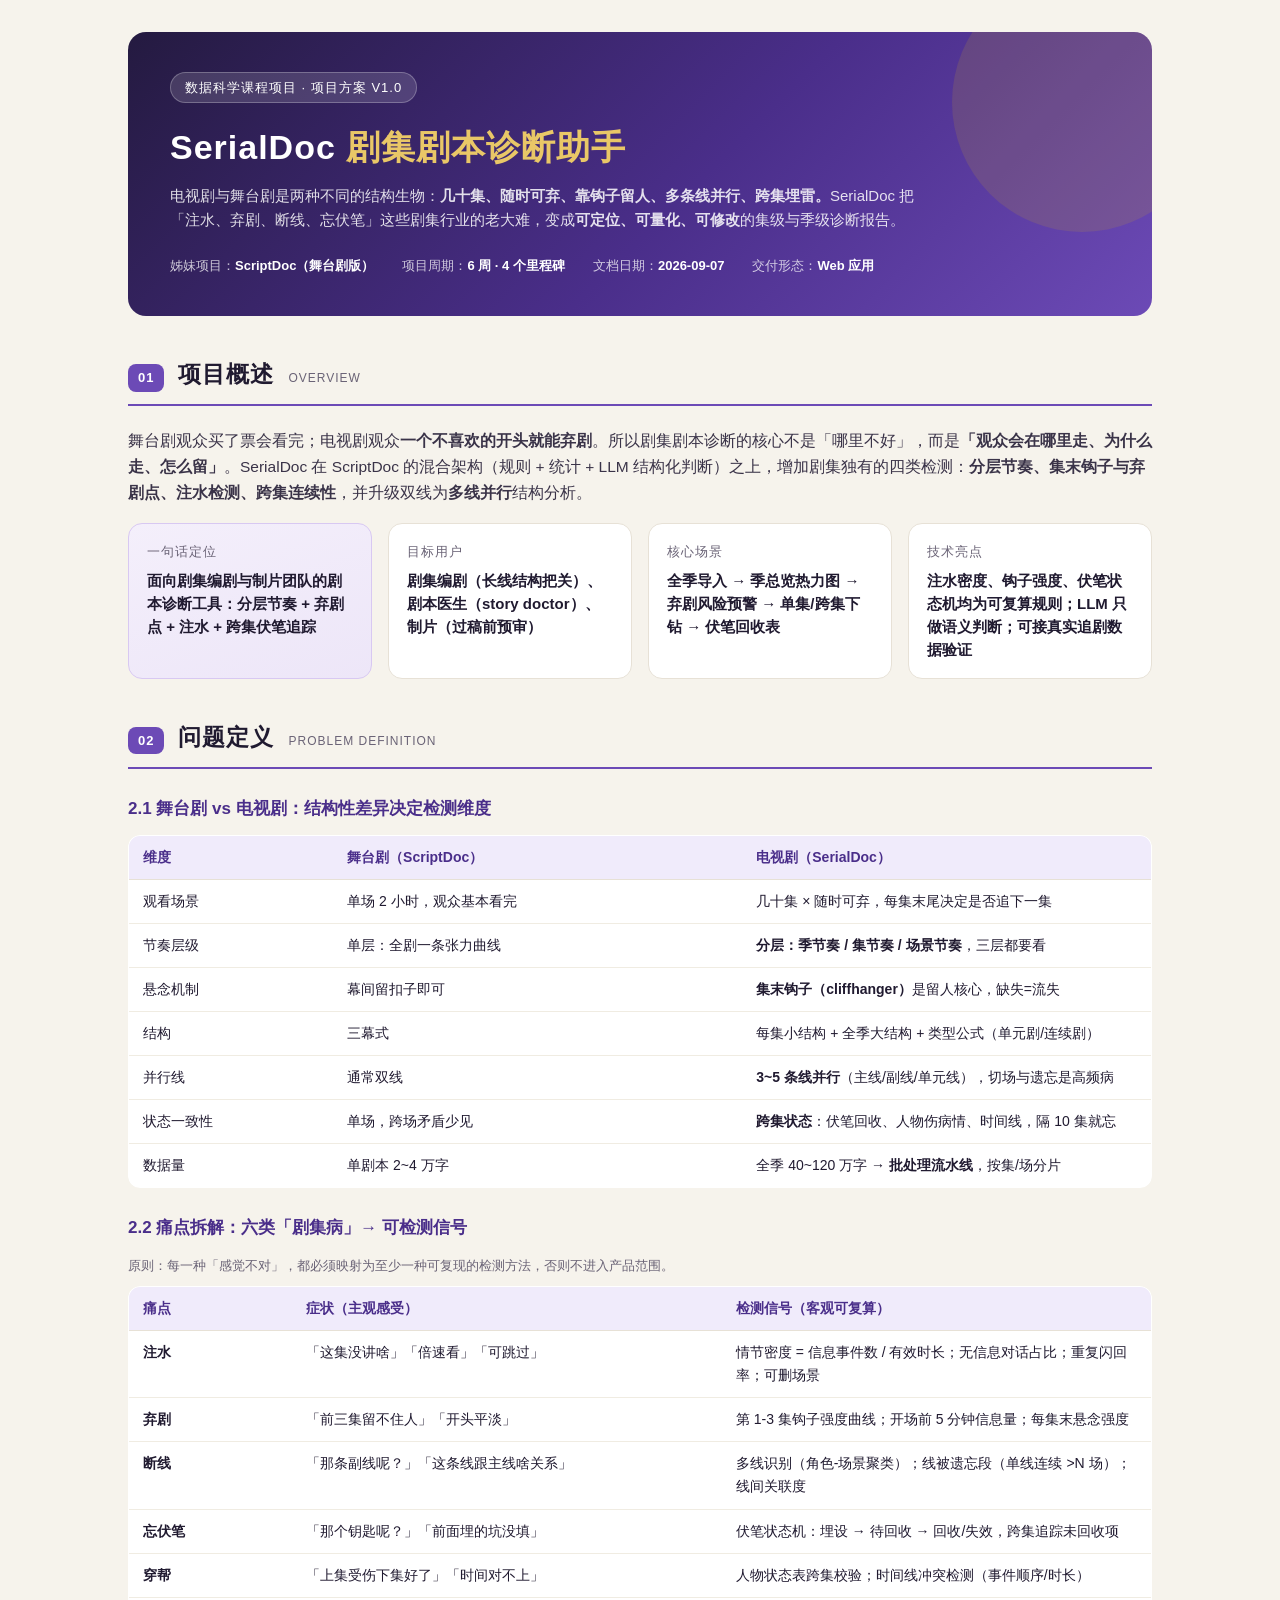
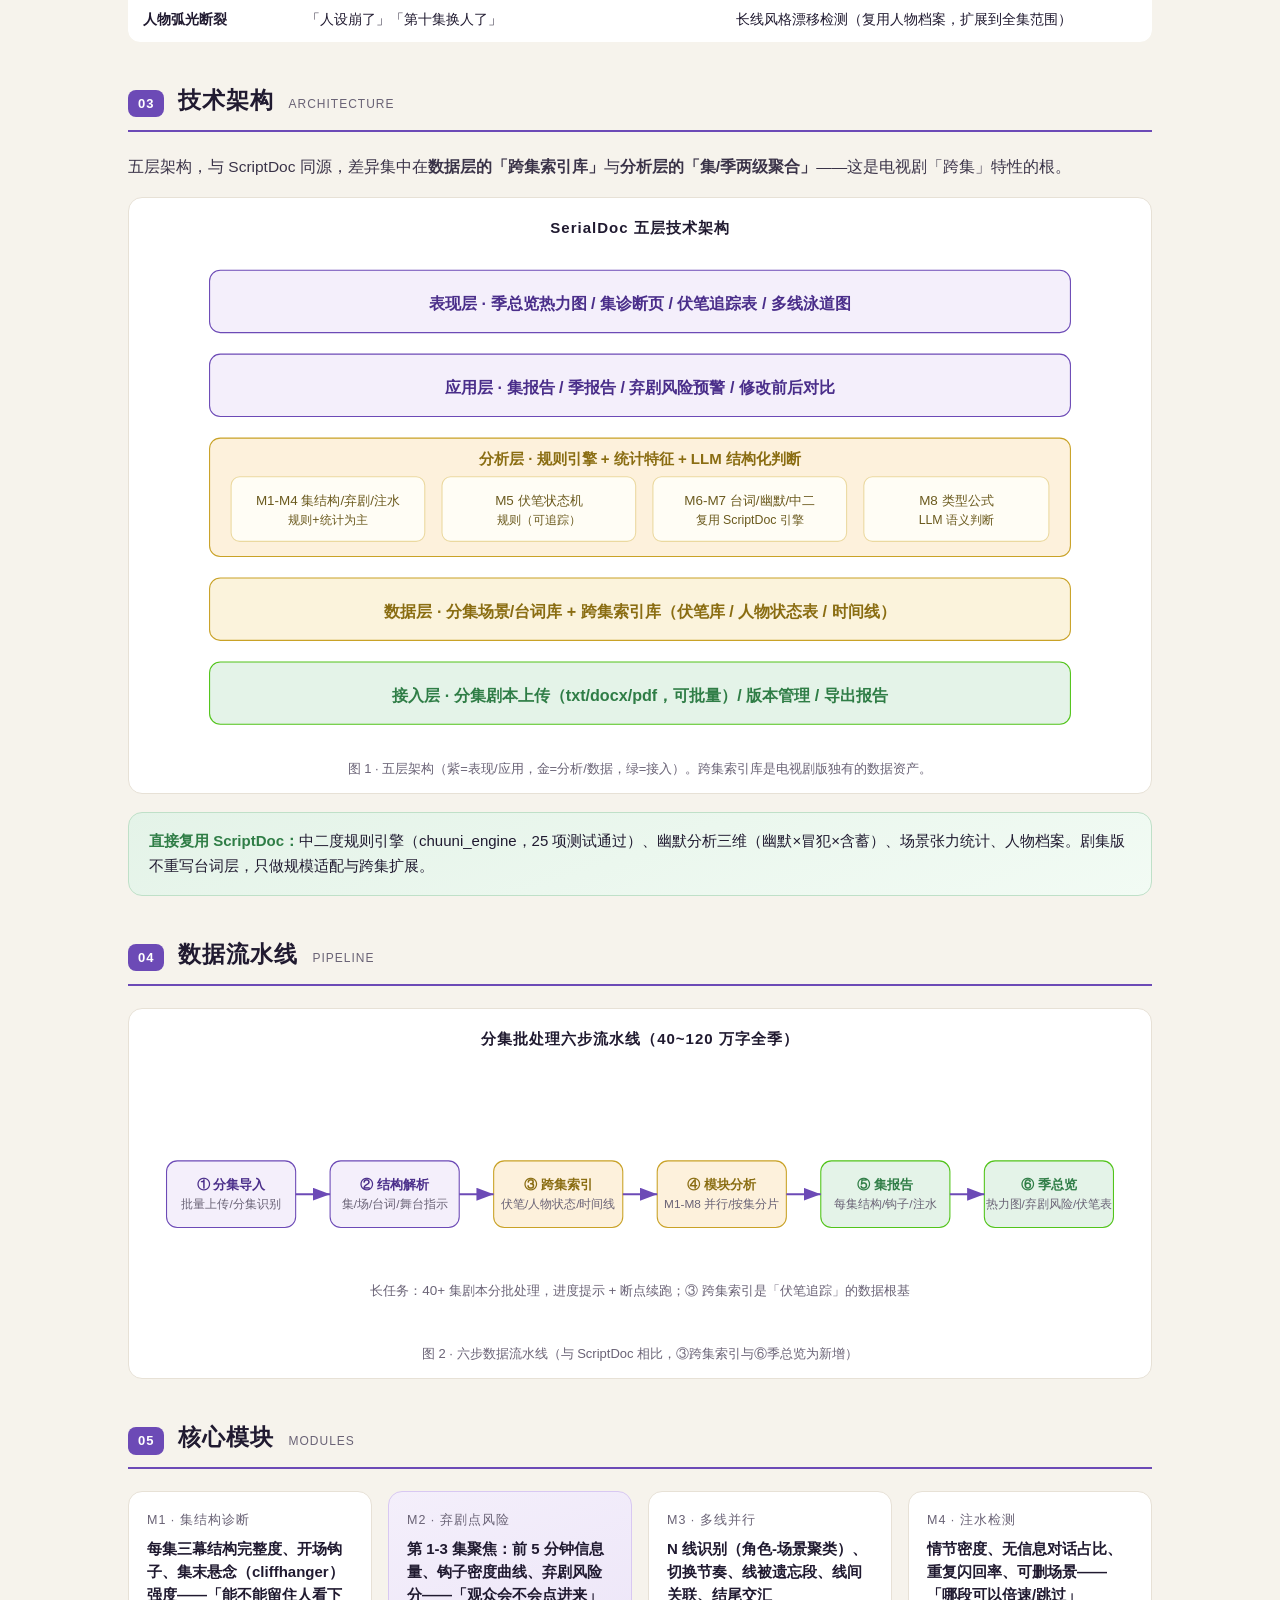
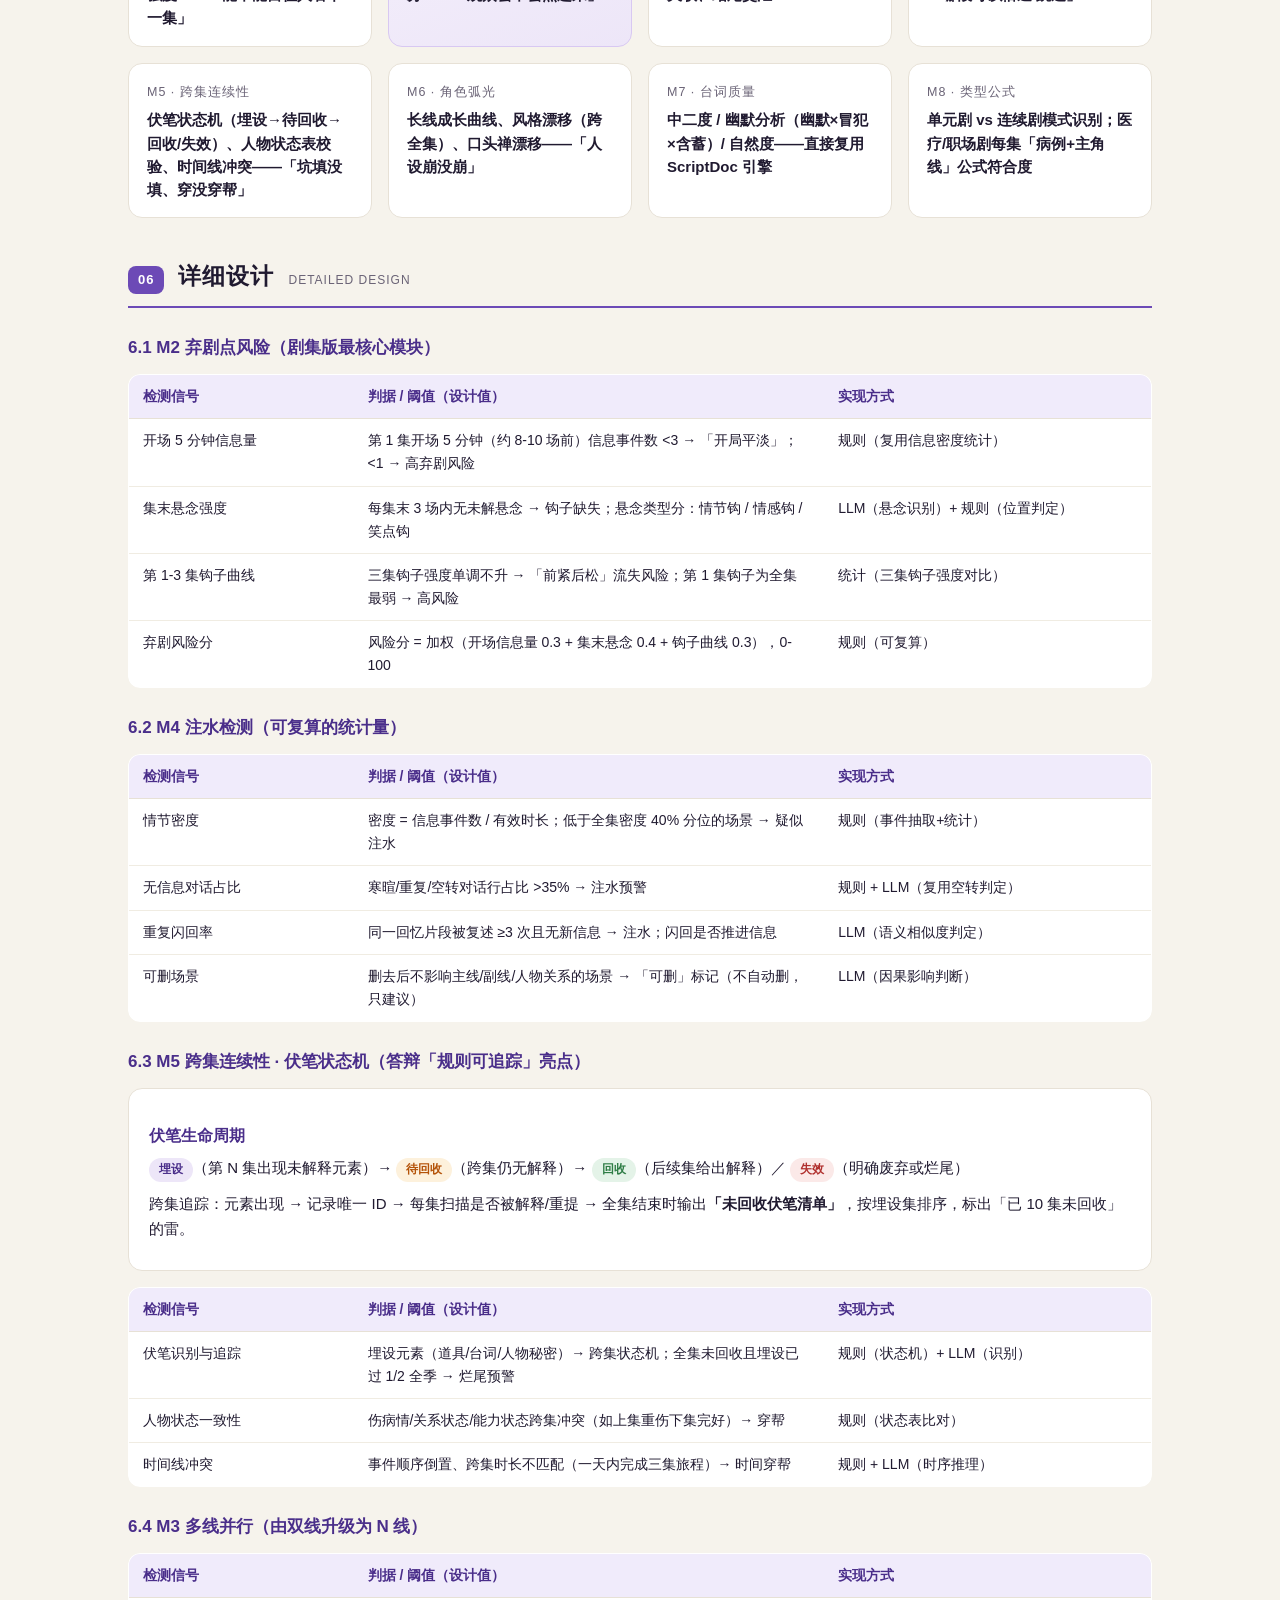
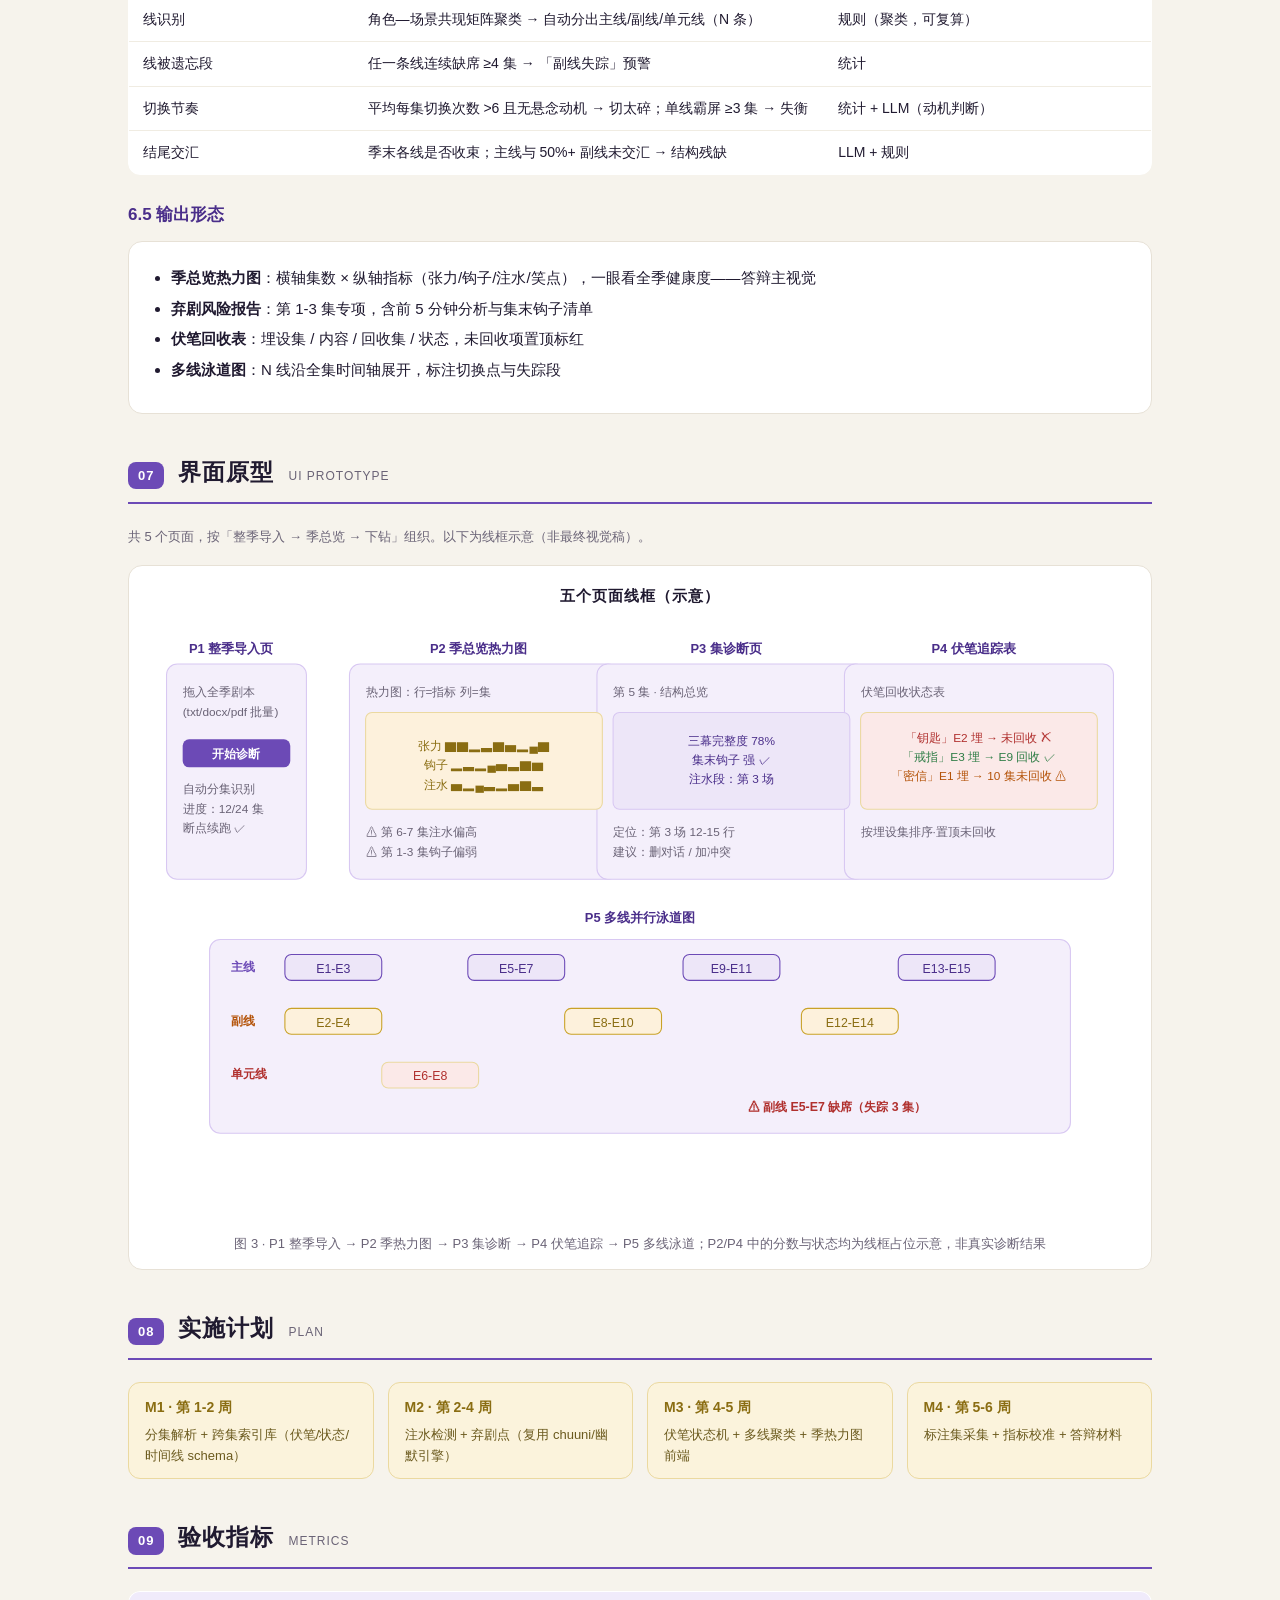
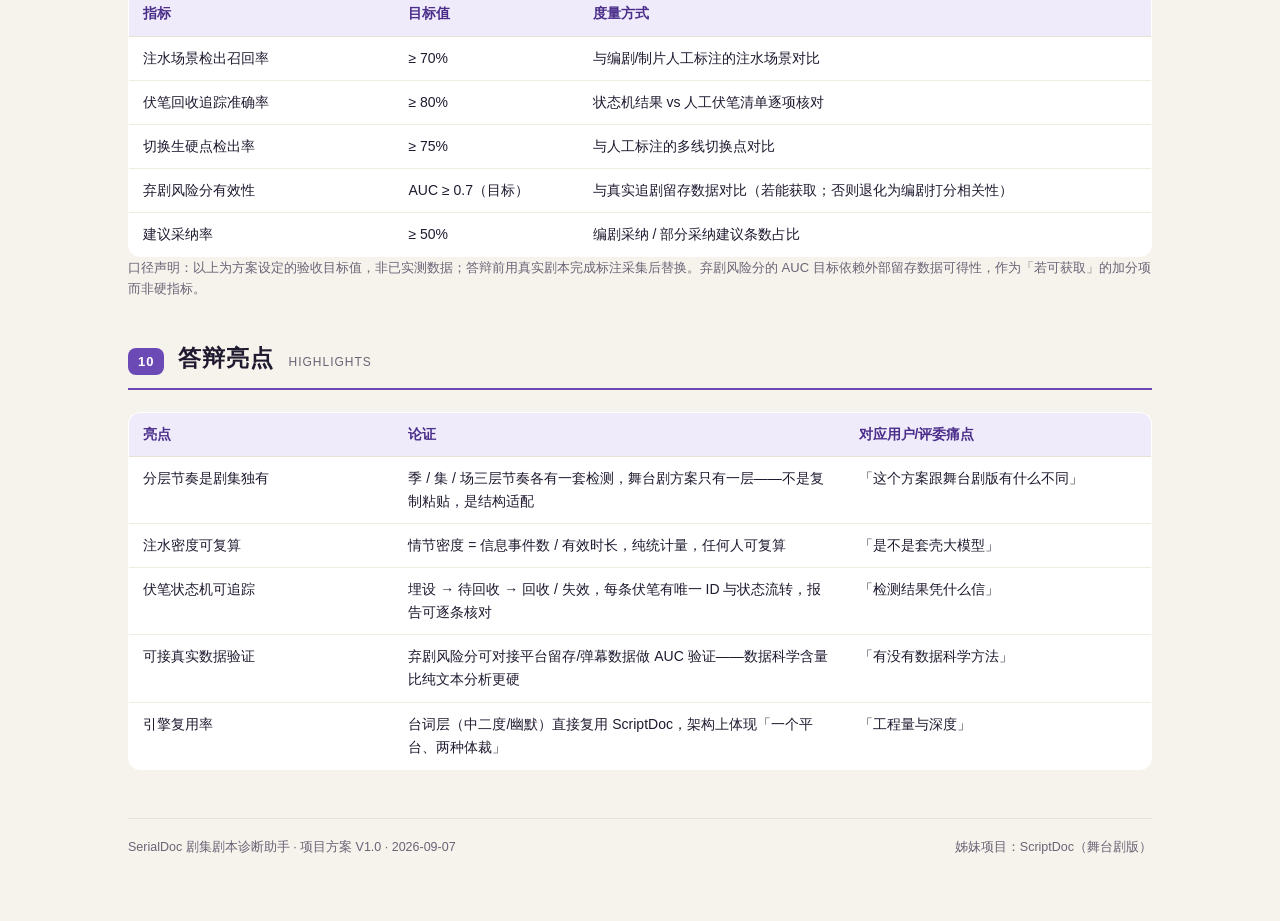
<file: prototypes/scriptdoc/SerialDoc_剧集剧本诊断项目方案.html>
<!DOCTYPE html>
<html lang="zh-CN">
<head>
<meta charset="UTF-8">
<meta name="viewport" content="width=device-width, initial-scale=1.0">
<title>SerialDoc 剧集剧本诊断助手 · 项目方案</title>
<style>
  :root{
    --bg:#F6F3EC; --card:#FFFFFF; --ink:#201A30; --sub:#6A6376;
    --accent:#6C4AB6; --accent-soft:#EDE6F8; --accent-deep:#4A2E8A;
    --gold:#C9A227; --gold-soft:#FBF3DC; --line:#E7E1D6;
    --ok:#2F7D46; --warn:#B45309; --bad:#B0302E;
  }
  *{box-sizing:border-box;margin:0;padding:0;}
  body{background:var(--bg);color:var(--ink);font-family:-apple-system,BlinkMacSystemFont,"Segoe UI","PingFang SC","Microsoft YaHei",sans-serif;line-height:1.65;font-size:15px;}
  .wrap{max-width:1080px;margin:0 auto;padding:32px 28px 64px;}

  /* header */
  .hero{background:linear-gradient(135deg,#241A40 0%,#4A2E8A 55%,#6C4AB6 100%);border-radius:18px;padding:40px 42px;color:#fff;position:relative;overflow:hidden;}
  .hero::after{content:"";position:absolute;right:-60px;top:-60px;width:260px;height:260px;border-radius:50%;background:rgba(201,162,39,0.16);}
  .hero .tag{display:inline-block;background:rgba(255,255,255,0.14);border:1px solid rgba(255,255,255,0.25);padding:4px 14px;border-radius:999px;font-size:13px;letter-spacing:1px;}
  .hero h1{font-size:34px;font-weight:700;margin:16px 0 8px;letter-spacing:1px;}
  .hero h1 span{color:#E9C767;}
  .hero .sub{font-size:15px;color:rgba(255,255,255,0.85);max-width:760px;}
  .hero .meta{margin-top:22px;display:flex;gap:28px;flex-wrap:wrap;font-size:13px;color:rgba(255,255,255,0.75);}
  .hero .meta b{color:#fff;font-weight:600;}

  /* section */
  section{margin-top:40px;}
  .sec-head{display:flex;align-items:baseline;gap:14px;border-bottom:2px solid var(--accent);padding-bottom:10px;margin-bottom:22px;}
  .sec-head .no{font-size:13px;font-weight:700;color:#fff;background:var(--accent);border-radius:8px;padding:3px 10px;letter-spacing:1px;}
  .sec-head h2{font-size:23px;font-weight:700;letter-spacing:1px;}
  .sec-head .en{font-size:12px;color:var(--sub);letter-spacing:1px;}

  h3{font-size:17px;margin:26px 0 12px;color:var(--accent-deep);}
  h4{font-size:15px;color:var(--accent-deep);margin:16px 0 8px;}
  p{margin-bottom:10px;}
  .lead{font-size:15.5px;color:#3A3348;}
  .note{font-size:13px;color:var(--sub);}

  /* cards */
  .cards{display:flex;gap:16px;flex-wrap:wrap;}
  .card{flex:1 1 200px;background:var(--card);border:1px solid var(--line);border-radius:14px;padding:18px 18px 16px;min-width:0;}
  .card .k{font-size:12.5px;color:var(--sub);margin-bottom:6px;letter-spacing:1px;}
  .card .v{font-size:15px;font-weight:600;color:var(--ink);line-height:1.55;}
  .card.hl{background:linear-gradient(160deg,#F4EFFB,var(--accent-soft));border-color:#D8C8F2;}

  /* tables */
  table{width:100%;border-collapse:collapse;background:var(--card);border:1px solid var(--line);border-radius:12px;overflow:hidden;font-size:14px;}
  th{background:#F0EBFB;color:var(--accent-deep);text-align:left;padding:10px 14px;font-weight:600;border-bottom:1px solid var(--line);}
  td{padding:10px 14px;border-bottom:1px solid #F0ECE2;vertical-align:top;}
  tr:last-child td{border-bottom:none;}
  td.c{text-align:center;}
  .tbl-wrap{overflow-x:auto;border-radius:12px;}

  /* badges */
  .b{display:inline-block;padding:2px 10px;border-radius:999px;font-size:12px;font-weight:600;white-space:nowrap;}
  .b-bad{background:#FBE9E8;color:var(--bad);}
  .b-mid{background:#FDF1DC;color:var(--warn);}
  .b-ok{background:#E4F3E8;color:var(--ok);}
  .b-purple{background:var(--accent-soft);color:var(--accent-deep);}

  /* figure */
  figure{margin:18px 0;background:var(--card);border:1px solid var(--line);border-radius:14px;padding:18px 16px 14px;}
  figure figcaption{font-size:13px;color:var(--sub);margin-top:10px;text-align:center;}
  .fig-title{font-size:15px;font-weight:600;color:var(--ink);margin-bottom:12px;text-align:center;letter-spacing:1px;}
  svg{display:block;width:100%;height:auto;}

  /* lists */
  ul,ol{margin:6px 0 12px 22px;}
  li{margin-bottom:6px;}
  .box{background:var(--card);border:1px solid var(--line);border-radius:14px;padding:18px 20px;margin-bottom:16px;}
  .box h4{font-size:15.5px;color:var(--accent-deep);margin-bottom:8px;}

  .mile{display:flex;gap:14px;flex-wrap:wrap;margin-top:14px;}
  .mile .m{flex:1 1 220px;background:var(--gold-soft);border:1px solid #EBD9A0;border-radius:12px;padding:12px 16px;}
  .mile .m b{color:#8A6D12;font-size:14px;}
  .mile .m div{font-size:13px;color:#6B5A1E;margin-top:4px;}

  .reuse{background:linear-gradient(160deg,#E4F3E8,#F2FBF4);border:1px solid #BFE0C8;border-radius:14px;padding:16px 20px;margin:14px 0;}
  .reuse b{color:var(--ok);}

  footer{margin-top:48px;padding-top:18px;border-top:1px solid var(--line);font-size:12.5px;color:var(--sub);display:flex;justify-content:space-between;flex-wrap:wrap;gap:8px;}
</style>
</head>
<body>
<div class="wrap">

  <!-- ============ HERO ============ -->
  <div class="hero">
    <span class="tag">数据科学课程项目 · 项目方案 V1.0</span>
    <h1>SerialDoc <span>剧集剧本诊断助手</span></h1>
    <div class="sub">电视剧与舞台剧是两种不同的结构生物：<strong>几十集、随时可弃、靠钩子留人、多条线并行、跨集埋雷。</strong>SerialDoc 把「注水、弃剧、断线、忘伏笔」这些剧集行业的老大难，变成<strong>可定位、可量化、可修改</strong>的集级与季级诊断报告。</div>
    <div class="meta">
      <span>姊妹项目：<b>ScriptDoc（舞台剧版）</b></span>
      <span>项目周期：<b>6 周 · 4 个里程碑</b></span>
      <span>文档日期：<b>2026-09-07</b></span>
      <span>交付形态：<b>Web 应用</b></span>
    </div>
  </div>

  <!-- ============ 01 概述 ============ -->
  <section>
    <div class="sec-head"><span class="no">01</span><h2>项目概述</h2><span class="en">OVERVIEW</span></div>
    <p class="lead">舞台剧观众买了票会看完；电视剧观众<strong>一个不喜欢的开头就能弃剧</strong>。所以剧集剧本诊断的核心不是「哪里不好」，而是<strong>「观众会在哪里走、为什么走、怎么留」</strong>。SerialDoc 在 ScriptDoc 的混合架构（规则 + 统计 + LLM 结构化判断）之上，增加剧集独有的四类检测：<strong>分层节奏、集末钩子与弃剧点、注水检测、跨集连续性</strong>，并升级双线为<strong>多线并行</strong>结构分析。</p>

    <div class="cards" style="margin-top:18px;">
      <div class="card hl"><div class="k">一句话定位</div><div class="v">面向剧集编剧与制片团队的剧本诊断工具：分层节奏 + 弃剧点 + 注水 + 跨集伏笔追踪</div></div>
      <div class="card"><div class="k">目标用户</div><div class="v">剧集编剧（长线结构把关）、剧本医生（story doctor）、制片（过稿前预审）</div></div>
      <div class="card"><div class="k">核心场景</div><div class="v">全季导入 → 季总览热力图 → 弃剧风险预警 → 单集/跨集下钻 → 伏笔回收表</div></div>
      <div class="card"><div class="k">技术亮点</div><div class="v">注水密度、钩子强度、伏笔状态机均为可复算规则；LLM 只做语义判断；可接真实追剧数据验证</div></div>
    </div>
  </section>

  <!-- ============ 02 问题定义 ============ -->
  <section>
    <div class="sec-head"><span class="no">02</span><h2>问题定义</h2><span class="en">PROBLEM DEFINITION</span></div>

    <h3>2.1 舞台剧 vs 电视剧：结构性差异决定检测维度</h3>
    <div class="tbl-wrap">
    <table>
      <tr><th style="width:20%;">维度</th><th style="width:40%;">舞台剧（ScriptDoc）</th><th>电视剧（SerialDoc）</th></tr>
      <tr><td>观看场景</td><td>单场 2 小时，观众基本看完</td><td>几十集 × 随时可弃，每集末尾决定是否追下一集</td></tr>
      <tr><td>节奏层级</td><td>单层：全剧一条张力曲线</td><td><b>分层：季节奏 / 集节奏 / 场景节奏</b>，三层都要看</td></tr>
      <tr><td>悬念机制</td><td>幕间留扣子即可</td><td><b>集末钩子（cliffhanger）</b>是留人核心，缺失=流失</td></tr>
      <tr><td>结构</td><td>三幕式</td><td>每集小结构 + 全季大结构 + 类型公式（单元剧/连续剧）</td></tr>
      <tr><td>并行线</td><td>通常双线</td><td><b>3~5 条线并行</b>（主线/副线/单元线），切场与遗忘是高频病</td></tr>
      <tr><td>状态一致性</td><td>单场，跨场矛盾少见</td><td><b>跨集状态</b>：伏笔回收、人物伤病情、时间线，隔 10 集就忘</td></tr>
      <tr><td>数据量</td><td>单剧本 2~4 万字</td><td>全季 40~120 万字 → <b>批处理流水线</b>，按集/场分片</td></tr>
    </table>
    </div>

    <h3>2.2 痛点拆解：六类「剧集病」→ 可检测信号</h3>
    <p class="note">原则：每一种「感觉不对」，都必须映射为至少一种可复现的检测方法，否则不进入产品范围。</p>
    <div class="tbl-wrap">
    <table>
      <tr><th style="width:16%;">痛点</th><th style="width:42%;">症状（主观感受）</th><th>检测信号（客观可复算）</th></tr>
      <tr><td><b>注水</b></td><td>「这集没讲啥」「倍速看」「可跳过」</td><td>情节密度 = 信息事件数 / 有效时长；无信息对话占比；重复闪回率；可删场景</td></tr>
      <tr><td><b>弃剧</b></td><td>「前三集留不住人」「开头平淡」</td><td>第 1-3 集钩子强度曲线；开场前 5 分钟信息量；每集末悬念强度</td></tr>
      <tr><td><b>断线</b></td><td>「那条副线呢？」「这条线跟主线啥关系」</td><td>多线识别（角色-场景聚类）；线被遗忘段（单线连续 &gt;N 场）；线间关联度</td></tr>
      <tr><td><b>忘伏笔</b></td><td>「那个钥匙呢？」「前面埋的坑没填」</td><td>伏笔状态机：埋设 → 待回收 → 回收/失效，跨集追踪未回收项</td></tr>
      <tr><td><b>穿帮</b></td><td>「上集受伤下集好了」「时间对不上」</td><td>人物状态表跨集校验；时间线冲突检测（事件顺序/时长）</td></tr>
      <tr><td><b>人物弧光断裂</b></td><td>「人设崩了」「第十集换人了」</td><td>长线风格漂移检测（复用人物档案，扩展到全集范围）</td></tr>
    </table>
    </div>
  </section>

  <!-- ============ 03 技术架构 ============ -->
  <section>
    <div class="sec-head"><span class="no">03</span><h2>技术架构</h2><span class="en">ARCHITECTURE</span></div>
    <p class="lead">五层架构，与 ScriptDoc 同源，差异集中在<strong>数据层的「跨集索引库」</strong>与<strong>分析层的「集/季两级聚合」</strong>——这是电视剧「跨集」特性的根。</p>
    <figure>
      <div class="fig-title">SerialDoc 五层技术架构</div>
      <svg viewBox="0 0 920 460" xmlns="http://www.w3.org/2000/svg" font-family="'PingFang SC','Microsoft YaHei',sans-serif">
        <!-- 表现层 -->
        <rect x="60" y="16" width="800" height="58" rx="10" fill="#F4EFFB" stroke="#6C4AB6"/>
        <text x="460" y="52" text-anchor="middle" font-size="15" font-weight="700" fill="#4A2E8A">表现层 · 季总览热力图 / 集诊断页 / 伏笔追踪表 / 多线泳道图</text>
        <!-- 应用层 -->
        <rect x="60" y="94" width="800" height="58" rx="10" fill="#F4EFFB" stroke="#6C4AB6"/>
        <text x="460" y="130" text-anchor="middle" font-size="15" font-weight="700" fill="#4A2E8A">应用层 · 集报告 / 季报告 / 弃剧风险预警 / 修改前后对比</text>
        <!-- 分析层 -->
        <rect x="60" y="172" width="800" height="110" rx="10" fill="#FDF1DC" stroke="#C9A227"/>
        <text x="460" y="196" text-anchor="middle" font-size="14" font-weight="700" fill="#8A6D12">分析层 · 规则引擎 + 统计特征 + LLM 结构化判断</text>
        <rect x="80" y="208" width="180" height="60" rx="8" fill="#FFFDF5" stroke="#EBD9A0"/>
        <text x="170" y="234" text-anchor="middle" font-size="12.5" fill="#6B5A1E">M1-M4 集结构/弃剧/注水</text>
        <text x="170" y="252" text-anchor="middle" font-size="11.5" fill="#6B5A1E">规则+统计为主</text>
        <rect x="276" y="208" width="180" height="60" rx="8" fill="#FFFDF5" stroke="#EBD9A0"/>
        <text x="366" y="234" text-anchor="middle" font-size="12.5" fill="#6B5A1E">M5 伏笔状态机</text>
        <text x="366" y="252" text-anchor="middle" font-size="11.5" fill="#6B5A1E">规则（可追踪）</text>
        <rect x="472" y="208" width="180" height="60" rx="8" fill="#FFFDF5" stroke="#EBD9A0"/>
        <text x="562" y="234" text-anchor="middle" font-size="12.5" fill="#6B5A1E">M6-M7 台词/幽默/中二</text>
        <text x="562" y="252" text-anchor="middle" font-size="11.5" fill="#6B5A1E">复用 ScriptDoc 引擎</text>
        <rect x="668" y="208" width="172" height="60" rx="8" fill="#FFFDF5" stroke="#EBD9A0"/>
        <text x="754" y="234" text-anchor="middle" font-size="12.5" fill="#6B5A1E">M8 类型公式</text>
        <text x="754" y="252" text-anchor="middle" font-size="11.5" fill="#6B5A1E">LLM 语义判断</text>
        <!-- 数据层 -->
        <rect x="60" y="302" width="800" height="58" rx="10" fill="#FBF3DC" stroke="#C9A227"/>
        <text x="460" y="338" text-anchor="middle" font-size="15" font-weight="700" fill="#8A6D12">数据层 · 分集场景/台词库 + 跨集索引库（伏笔库 / 人物状态表 / 时间线）</text>
        <!-- 接入层 -->
        <rect x="60" y="380" width="800" height="58" rx="10" fill="#E4F3E8" stroke="#52C41A"/>
        <text x="460" y="416" text-anchor="middle" font-size="15" font-weight="700" fill="#2F7D46">接入层 · 分集剧本上传（txt/docx/pdf，可批量）/ 版本管理 / 导出报告</text>
      </svg>
      <figcaption>图 1 · 五层架构（紫=表现/应用，金=分析/数据，绿=接入）。跨集索引库是电视剧版独有的数据资产。</figcaption>
    </figure>

    <div class="reuse"><b>直接复用 ScriptDoc：</b>中二度规则引擎（chuuni_engine，25 项测试通过）、幽默分析三维（幽默×冒犯×含蓄）、场景张力统计、人物档案。剧集版不重写台词层，只做规模适配与跨集扩展。</div>
  </section>

  <!-- ============ 04 数据流水线 ============ -->
  <section>
    <div class="sec-head"><span class="no">04</span><h2>数据流水线</h2><span class="en">PIPELINE</span></div>
    <figure>
      <div class="fig-title">分集批处理六步流水线（40~120 万字全季）</div>
      <svg viewBox="0 0 920 250" xmlns="http://www.w3.org/2000/svg" font-family="'PingFang SC','Microsoft YaHei',sans-serif">
        <defs>
          <marker id="arr" markerWidth="10" markerHeight="10" refX="8" refY="3" orient="auto"><path d="M0,0 L8,3 L0,6 Z" fill="#6C4AB6"/></marker>
        </defs>
        <g font-size="12.5" text-anchor="middle">
          <rect x="20" y="90" width="120" height="62" rx="10" fill="#F4EFFB" stroke="#6C4AB6"/><text x="80" y="116" fill="#4A2E8A" font-weight="700">① 分集导入</text><text x="80" y="134" fill="#6A6376" font-size="11">批量上传/分集识别</text>
          <rect x="172" y="90" width="120" height="62" rx="10" fill="#F4EFFB" stroke="#6C4AB6"/><text x="232" y="116" fill="#4A2E8A" font-weight="700">② 结构解析</text><text x="232" y="134" fill="#6A6376" font-size="11">集/场/台词/舞台指示</text>
          <rect x="324" y="90" width="120" height="62" rx="10" fill="#FDF1DC" stroke="#C9A227"/><text x="384" y="116" fill="#8A6D12" font-weight="700">③ 跨集索引</text><text x="384" y="134" fill="#6A6376" font-size="11">伏笔/人物状态/时间线</text>
          <rect x="476" y="90" width="120" height="62" rx="10" fill="#FDF1DC" stroke="#C9A227"/><text x="536" y="116" fill="#8A6D12" font-weight="700">④ 模块分析</text><text x="536" y="134" fill="#6A6376" font-size="11">M1-M8 并行/按集分片</text>
          <rect x="628" y="90" width="120" height="62" rx="10" fill="#E4F3E8" stroke="#52C41A"/><text x="688" y="116" fill="#2F7D46" font-weight="700">⑤ 集报告</text><text x="688" y="134" fill="#6A6376" font-size="11">每集结构/钩子/注水</text>
          <rect x="780" y="90" width="120" height="62" rx="10" fill="#E4F3E8" stroke="#52C41A"/><text x="840" y="116" fill="#2F7D46" font-weight="700">⑥ 季总览</text><text x="840" y="134" fill="#6A6376" font-size="11">热力图/弃剧风险/伏笔表</text>
          <line x1="140" y1="121" x2="172" y2="121" stroke="#6C4AB6" stroke-width="2" marker-end="url(#arr)"/>
          <line x1="292" y1="121" x2="324" y2="121" stroke="#6C4AB6" stroke-width="2" marker-end="url(#arr)"/>
          <line x1="444" y1="121" x2="476" y2="121" stroke="#6C4AB6" stroke-width="2" marker-end="url(#arr)"/>
          <line x1="596" y1="121" x2="628" y2="121" stroke="#6C4AB6" stroke-width="2" marker-end="url(#arr)"/>
          <line x1="748" y1="121" x2="780" y2="121" stroke="#6C4AB6" stroke-width="2" marker-end="url(#arr)"/>
        </g>
        <text x="460" y="215" text-anchor="middle" font-size="12.5" fill="#6A6376">长任务：40+ 集剧本分批处理，进度提示 + 断点续跑；③ 跨集索引是「伏笔追踪」的数据根基</text>
      </svg>
      <figcaption>图 2 · 六步数据流水线（与 ScriptDoc 相比，③跨集索引与⑥季总览为新增）</figcaption>
    </figure>
  </section>

  <!-- ============ 05 核心模块 ============ -->
  <section>
    <div class="sec-head"><span class="no">05</span><h2>核心模块</h2><span class="en">MODULES</span></div>
    <div class="cards">
      <div class="card"><div class="k">M1 · 集结构诊断</div><div class="v">每集三幕结构完整度、开场钩子、集末悬念（cliffhanger）强度——「能不能留住人看下一集」</div></div>
      <div class="card hl"><div class="k">M2 · 弃剧点风险</div><div class="v">第 1-3 集聚焦：前 5 分钟信息量、钩子密度曲线、弃剧风险分——「观众会不会点进来」</div></div>
      <div class="card"><div class="k">M3 · 多线并行</div><div class="v">N 线识别（角色-场景聚类）、切换节奏、线被遗忘段、线间关联、结尾交汇</div></div>
      <div class="card"><div class="k">M4 · 注水检测</div><div class="v">情节密度、无信息对话占比、重复闪回率、可删场景——「哪段可以倍速/跳过」</div></div>
      <div class="card"><div class="k">M5 · 跨集连续性</div><div class="v">伏笔状态机（埋设→待回收→回收/失效）、人物状态表校验、时间线冲突——「坑填没填、穿没穿帮」</div></div>
      <div class="card"><div class="k">M6 · 角色弧光</div><div class="v">长线成长曲线、风格漂移（跨全集）、口头禅漂移——「人设崩没崩」</div></div>
      <div class="card"><div class="k">M7 · 台词质量</div><div class="v">中二度 / 幽默分析（幽默×冒犯×含蓄）/ 自然度——直接复用 ScriptDoc 引擎</div></div>
      <div class="card"><div class="k">M8 · 类型公式</div><div class="v">单元剧 vs 连续剧模式识别；医疗/职场剧每集「病例+主角线」公式符合度</div></div>
    </div>
  </section>

  <!-- ============ 06 详细设计 ============ -->
  <section>
    <div class="sec-head"><span class="no">06</span><h2>详细设计</h2><span class="en">DETAILED DESIGN</span></div>

    <h3>6.1 M2 弃剧点风险（剧集版最核心模块）</h3>
    <div class="tbl-wrap">
    <table>
      <tr><th style="width:22%;">检测信号</th><th style="width:46%;">判据 / 阈值（设计值）</th><th>实现方式</th></tr>
      <tr><td>开场 5 分钟信息量</td><td>第 1 集开场 5 分钟（约 8-10 场前）信息事件数 &lt;3 → 「开局平淡」；&lt;1 → 高弃剧风险</td><td>规则（复用信息密度统计）</td></tr>
      <tr><td>集末悬念强度</td><td>每集末 3 场内无未解悬念 → 钩子缺失；悬念类型分：情节钩 / 情感钩 / 笑点钩</td><td>LLM（悬念识别）+ 规则（位置判定）</td></tr>
      <tr><td>第 1-3 集钩子曲线</td><td>三集钩子强度单调不升 → 「前紧后松」流失风险；第 1 集钩子为全集最弱 → 高风险</td><td>统计（三集钩子强度对比）</td></tr>
      <tr><td>弃剧风险分</td><td>风险分 = 加权（开场信息量 0.3 + 集末悬念 0.4 + 钩子曲线 0.3），0-100</td><td>规则（可复算）</td></tr>
    </table>
    </div>

    <h3>6.2 M4 注水检测（可复算的统计量）</h3>
    <div class="tbl-wrap">
    <table>
      <tr><th style="width:22%;">检测信号</th><th style="width:46%;">判据 / 阈值（设计值）</th><th>实现方式</th></tr>
      <tr><td>情节密度</td><td>密度 = 信息事件数 / 有效时长；低于全集密度 40% 分位的场景 → 疑似注水</td><td>规则（事件抽取+统计）</td></tr>
      <tr><td>无信息对话占比</td><td>寒暄/重复/空转对话行占比 &gt;35% → 注水预警</td><td>规则 + LLM（复用空转判定）</td></tr>
      <tr><td>重复闪回率</td><td>同一回忆片段被复述 ≥3 次且无新信息 → 注水；闪回是否推进信息</td><td>LLM（语义相似度判定）</td></tr>
      <tr><td>可删场景</td><td>删去后不影响主线/副线/人物关系的场景 → 「可删」标记（不自动删，只建议）</td><td>LLM（因果影响判断）</td></tr>
    </table>
    </div>

    <h3>6.3 M5 跨集连续性 · 伏笔状态机（答辩「规则可追踪」亮点）</h3>
    <div class="box">
      <h4>伏笔生命周期</h4>
      <p><span class="b b-purple">埋设</span>（第 N 集出现未解释元素）→ <span class="b b-mid">待回收</span>（跨集仍无解释）→ <span class="b b-ok">回收</span>（后续集给出解释）／ <span class="b b-bad">失效</span>（明确废弃或烂尾）</p>
      <p style="margin-top:8px;">跨集追踪：元素出现 → 记录唯一 ID → 每集扫描是否被解释/重提 → 全集结束时输出<strong>「未回收伏笔清单」</strong>，按埋设集排序，标出「已 10 集未回收」的雷。</p>
    </div>
    <div class="tbl-wrap">
    <table>
      <tr><th style="width:22%;">检测信号</th><th style="width:46%;">判据 / 阈值（设计值）</th><th>实现方式</th></tr>
      <tr><td>伏笔识别与追踪</td><td>埋设元素（道具/台词/人物秘密）→ 跨集状态机；全集未回收且埋设已过 1/2 全季 → 烂尾预警</td><td>规则（状态机）+ LLM（识别）</td></tr>
      <tr><td>人物状态一致性</td><td>伤病情/关系状态/能力状态跨集冲突（如上集重伤下集完好）→ 穿帮</td><td>规则（状态表比对）</td></tr>
      <tr><td>时间线冲突</td><td>事件顺序倒置、跨集时长不匹配（一天内完成三集旅程）→ 时间穿帮</td><td>规则 + LLM（时序推理）</td></tr>
    </table>
    </div>

    <h3>6.4 M3 多线并行（由双线升级为 N 线）</h3>
    <div class="tbl-wrap">
    <table>
      <tr><th style="width:22%;">检测信号</th><th style="width:46%;">判据 / 阈值（设计值）</th><th>实现方式</th></tr>
      <tr><td>线识别</td><td>角色—场景共现矩阵聚类 → 自动分出主线/副线/单元线（N 条）</td><td>规则（聚类，可复算）</td></tr>
      <tr><td>线被遗忘段</td><td>任一条线连续缺席 ≥4 集 → 「副线失踪」预警</td><td>统计</td></tr>
      <tr><td>切换节奏</td><td>平均每集切换次数 &gt;6 且无悬念动机 → 切太碎；单线霸屏 ≥3 集 → 失衡</td><td>统计 + LLM（动机判断）</td></tr>
      <tr><td>结尾交汇</td><td>季末各线是否收束；主线与 50%+ 副线未交汇 → 结构残缺</td><td>LLM + 规则</td></tr>
    </table>
    </div>

    <h3>6.5 输出形态</h3>
    <div class="box">
      <ul>
        <li><b>季总览热力图</b>：横轴集数 × 纵轴指标（张力/钩子/注水/笑点），一眼看全季健康度——答辩主视觉</li>
        <li><b>弃剧风险报告</b>：第 1-3 集专项，含前 5 分钟分析与集末钩子清单</li>
        <li><b>伏笔回收表</b>：埋设集 / 内容 / 回收集 / 状态，未回收项置顶标红</li>
        <li><b>多线泳道图</b>：N 线沿全集时间轴展开，标注切换点与失踪段</li>
      </ul>
    </div>
  </section>

  <!-- ============ 07 界面原型 ============ -->
  <section>
    <div class="sec-head"><span class="no">07</span><h2>界面原型</h2><span class="en">UI PROTOTYPE</span></div>
    <p class="note">共 5 个页面，按「整季导入 → 季总览 → 下钻」组织。以下为线框示意（非最终视觉稿）。</p>
    <figure>
      <div class="fig-title">五个页面线框（示意）</div>
      <svg viewBox="0 0 920 560" xmlns="http://www.w3.org/2000/svg" font-family="'PingFang SC','Microsoft YaHei',sans-serif">
        <g font-size="12" fill="#4A2E8A" font-weight="700">
          <text x="80" y="30" text-anchor="middle">P1 整季导入页</text>
          <text x="310" y="30" text-anchor="middle">P2 季总览热力图</text>
          <text x="540" y="30" text-anchor="middle">P3 集诊断页</text>
          <text x="770" y="30" text-anchor="middle">P4 伏笔追踪表</text>
        </g>
        <g stroke="#D8C8F2" fill="#F4EFFB">
          <rect x="20" y="40" width="130" height="200" rx="10"/>
          <rect x="190" y="40" width="250" height="200" rx="10"/>
          <rect x="420" y="40" width="250" height="200" rx="10"/>
          <rect x="650" y="40" width="250" height="200" rx="10"/>
        </g>
        <g font-size="11" fill="#6A6376">
          <!-- P1 -->
          <text x="35" y="70">拖入全季剧本</text>
          <text x="35" y="88">(txt/docx/pdf 批量)</text>
          <rect x="35" y="110" width="100" height="26" rx="6" fill="#6C4AB6"/>
          <text x="85" y="127" text-anchor="middle" fill="#fff" font-weight="700">开始诊断</text>
          <text x="35" y="160">自动分集识别</text>
          <text x="35" y="178">进度：12/24 集</text>
          <text x="35" y="196">断点续跑 ✓</text>
          <!-- P2 -->
          <text x="205" y="70">热力图：行=指标 列=集</text>
          <rect x="205" y="85" width="220" height="90" rx="6" fill="#FDF1DC" stroke="#EBD9A0"/>
          <text x="315" y="120" text-anchor="middle" fill="#8A6D12">张力 ▇▇▂▃▇▅▂▄▇</text>
          <text x="315" y="138" text-anchor="middle" fill="#8A6D12">钩子 ▂▃▂▄▅▃▇▆</text>
          <text x="315" y="156" text-anchor="middle" fill="#8A6D12">注水 ▅▂▄▃▂▅▇▃</text>
          <text x="205" y="200">⚠ 第 6-7 集注水偏高</text>
          <text x="205" y="218">⚠ 第 1-3 集钩子偏弱</text>
          <!-- P3 -->
          <text x="435" y="70">第 5 集 · 结构总览</text>
          <rect x="435" y="85" width="220" height="90" rx="6" fill="#EDE6F8" stroke="#D8C8F2"/>
          <text x="545" y="115" text-anchor="middle" fill="#4A2E8A">三幕完整度 78%</text>
          <text x="545" y="133" text-anchor="middle" fill="#4A2E8A">集末钩子 强 ✓</text>
          <text x="545" y="151" text-anchor="middle" fill="#4A2E8A">注水段：第 3 场</text>
          <text x="435" y="200">定位：第 3 场 12-15 行</text>
          <text x="435" y="218">建议：删对话 / 加冲突</text>
          <!-- P4 -->
          <text x="665" y="70">伏笔回收状态表</text>
          <rect x="665" y="85" width="220" height="90" rx="6" fill="#FBE9E8" stroke="#EBD9A0"/>
          <text x="775" y="112" text-anchor="middle" fill="#B0302E">「钥匙」E2 埋 → 未回收 ✗</text>
          <text x="775" y="130" text-anchor="middle" fill="#2F7D46">「戒指」E3 埋 → E9 回收 ✓</text>
          <text x="775" y="148" text-anchor="middle" fill="#B45309">「密信」E1 埋 → 10 集未回收 ⚠</text>
          <text x="665" y="200">按埋设集排序·置顶未回收</text>
        </g>
        <!-- P5 多线视图 -->
        <g>
          <text x="460" y="280" text-anchor="middle" font-size="12" fill="#4A2E8A" font-weight="700">P5 多线并行泳道图</text>
          <rect x="60" y="296" width="800" height="180" rx="10" fill="#F4EFFB" stroke="#D8C8F2"/>
          <g font-size="11.5">
            <text x="80" y="325" fill="#6C4AB6" font-weight="700">主线</text>
            <rect x="130" y="310" width="90" height="24" rx="6" fill="#EDE6F8" stroke="#6C4AB6"/>
            <rect x="300" y="310" width="90" height="24" rx="6" fill="#EDE6F8" stroke="#6C4AB6"/>
            <rect x="500" y="310" width="90" height="24" rx="6" fill="#EDE6F8" stroke="#6C4AB6"/>
            <rect x="700" y="310" width="90" height="24" rx="6" fill="#EDE6F8" stroke="#6C4AB6"/>
            <text x="175" y="327" text-anchor="middle" fill="#4A2E8A">E1-E3</text>
            <text x="345" y="327" text-anchor="middle" fill="#4A2E8A">E5-E7</text>
            <text x="545" y="327" text-anchor="middle" fill="#4A2E8A">E9-E11</text>
            <text x="745" y="327" text-anchor="middle" fill="#4A2E8A">E13-E15</text>

            <text x="80" y="375" fill="#B45309" font-weight="700">副线</text>
            <rect x="130" y="360" width="90" height="24" rx="6" fill="#FDF1DC" stroke="#C9A227"/>
            <rect x="390" y="360" width="90" height="24" rx="6" fill="#FDF1DC" stroke="#C9A227"/>
            <rect x="610" y="360" width="90" height="24" rx="6" fill="#FDF1DC" stroke="#C9A227"/>
            <text x="175" y="377" text-anchor="middle" fill="#8A6D12">E2-E4</text>
            <text x="435" y="377" text-anchor="middle" fill="#8A6D12">E8-E10</text>
            <text x="655" y="377" text-anchor="middle" fill="#8A6D12">E12-E14</text>

            <text x="80" y="425" fill="#B0302E" font-weight="700">单元线</text>
            <rect x="220" y="410" width="90" height="24" rx="6" fill="#FBE9E8" stroke="#EBD9A0"/>
            <text x="265" y="427" text-anchor="middle" fill="#B0302E">E6-E8</text>

            <text x="560" y="455" fill="#B0302E" font-weight="700">⚠ 副线 E5-E7 缺席（失踪 3 集）</text>
          </g>
        </g>
      </svg>
      <figcaption>图 3 · P1 整季导入 → P2 季热力图 → P3 集诊断 → P4 伏笔追踪 → P5 多线泳道；P2/P4 中的分数与状态均为线框占位示意，非真实诊断结果</figcaption>
    </figure>
  </section>

  <!-- ============ 08 实施计划 ============ -->
  <section>
    <div class="sec-head"><span class="no">08</span><h2>实施计划</h2><span class="en">PLAN</span></div>
    <div class="mile">
      <div class="m"><b>M1 · 第 1-2 周</b><div>分集解析 + 跨集索引库（伏笔/状态/时间线 schema）</div></div>
      <div class="m"><b>M2 · 第 2-4 周</b><div>注水检测 + 弃剧点（复用 chuuni/幽默引擎）</div></div>
      <div class="m"><b>M3 · 第 4-5 周</b><div>伏笔状态机 + 多线聚类 + 季热力图前端</div></div>
      <div class="m"><b>M4 · 第 5-6 周</b><div>标注集采集 + 指标校准 + 答辩材料</div></div>
    </div>
  </section>

  <!-- ============ 09 验收指标 ============ -->
  <section>
    <div class="sec-head"><span class="no">09</span><h2>验收指标</h2><span class="en">METRICS</span></div>
    <div class="tbl-wrap">
    <table>
      <tr><th style="width:26%;">指标</th><th style="width:18%;">目标值</th><th>度量方式</th></tr>
      <tr><td>注水场景检出召回率</td><td>≥ 70%</td><td>与编剧/制片人工标注的注水场景对比</td></tr>
      <tr><td>伏笔回收追踪准确率</td><td>≥ 80%</td><td>状态机结果 vs 人工伏笔清单逐项核对</td></tr>
      <tr><td>切换生硬点检出率</td><td>≥ 75%</td><td>与人工标注的多线切换点对比</td></tr>
      <tr><td>弃剧风险分有效性</td><td>AUC ≥ 0.7（目标）</td><td>与真实追剧留存数据对比（若能获取；否则退化为编剧打分相关性）</td></tr>
      <tr><td>建议采纳率</td><td>≥ 50%</td><td>编剧采纳 / 部分采纳建议条数占比</td></tr>
    </table>
    </div>
    <p class="note">口径声明：以上为方案设定的验收目标值，非已实测数据；答辩前用真实剧本完成标注采集后替换。弃剧风险分的 AUC 目标依赖外部留存数据可得性，作为「若可获取」的加分项而非硬指标。</p>
  </section>

  <!-- ============ 10 答辩亮点 ============ -->
  <section>
    <div class="sec-head"><span class="no">10</span><h2>答辩亮点</h2><span class="en">HIGHLIGHTS</span></div>
    <div class="tbl-wrap">
    <table>
      <tr><th style="width:26%;">亮点</th><th style="width:44%;">论证</th><th>对应用户/评委痛点</th></tr>
      <tr><td>分层节奏是剧集独有</td><td>季 / 集 / 场三层节奏各有一套检测，舞台剧方案只有一层——不是复制粘贴，是结构适配</td><td>「这个方案跟舞台剧版有什么不同」</td></tr>
      <tr><td>注水密度可复算</td><td>情节密度 = 信息事件数 / 有效时长，纯统计量，任何人可复算</td><td>「是不是套壳大模型」</td></tr>
      <tr><td>伏笔状态机可追踪</td><td>埋设 → 待回收 → 回收 / 失效，每条伏笔有唯一 ID 与状态流转，报告可逐条核对</td><td>「检测结果凭什么信」</td></tr>
      <tr><td>可接真实数据验证</td><td>弃剧风险分可对接平台留存/弹幕数据做 AUC 验证——数据科学含量比纯文本分析更硬</td><td>「有没有数据科学方法」</td></tr>
      <tr><td>引擎复用率</td><td>台词层（中二度/幽默）直接复用 ScriptDoc，架构上体现「一个平台、两种体裁」</td><td>「工程量与深度」</td></tr>
    </table>
    </div>
  </section>

  <footer>
    <span>SerialDoc 剧集剧本诊断助手 · 项目方案 V1.0 · 2026-09-07</span>
    <span>姊妹项目：ScriptDoc（舞台剧版）</span>
  </footer>

</div>
</body>
</html>
</file>
<file: prototypes/stagemind/frontend/css/style.css>
/* 侧幕黑、暖白工作灯和蓝色候场灯。 */
:root {
  color-scheme: dark;
  --background: #141618;
  --panel: #1a1d20;
  --stage: #101214;
  --line: #383d44;
  --ink: #e9e6df;
  --muted: #aeb2b7;
  --accent: #f3ecdc;
  --accent-ink: #191814;
}

* {
  box-sizing: border-box;
}

body {
  min-height: 100vh;
  margin: 0;
  font-family: DengXian, "Microsoft YaHei", "PingFang SC", Arial, sans-serif;
  color: var(--ink);
  background-color: var(--background);
  background-image:
    linear-gradient(rgba(243, 236, 220, .024) 1px, transparent 1px),
    linear-gradient(90deg, rgba(243, 236, 220, .024) 1px, transparent 1px),
    radial-gradient(ellipse at 40% 0%, rgba(190, 139, 83, .18), transparent 45rem),
    radial-gradient(ellipse at 96% 60%, rgba(63, 98, 148, .22), transparent 42rem),
    linear-gradient(150deg, #1b1b1d, #10151d 80%);
  background-size: 64px 64px, 64px 64px, auto, auto, auto;
}

.topbar {
  display: flex;
  flex-wrap: wrap;
  align-items: center;
  justify-content: space-between;
  gap: 10px 24px;
  padding: 12px 24px;
  background: rgba(20, 22, 24, .84);
  border-bottom: 1px solid var(--line);
}

.topbar h1 {
  margin: 0;
  font-size: 20px;
  letter-spacing: .03em;
  color: var(--accent);
}

.topbar nav {
  display: flex;
  flex-wrap: wrap;
  gap: 4px;
}

.nav-btn {
  padding: 8px 14px;
  border: none;
  border-radius: 6px;
  background: transparent;
  color: var(--muted);
  cursor: pointer;
  font-size: 14px;
}

.nav-btn:hover {
  background: #262a30;
  color: var(--ink);
}

.nav-btn.active {
  color: var(--accent);
  background: #302c26;
  box-shadow: inset 0 -2px var(--accent);
}

:focus-visible {
  outline: 2px solid var(--accent);
  outline-offset: 2px;
}

.view {
  max-width: 960px;
  margin: 24px auto;
  padding: 0 16px;
}

.card {
  padding: 20px;
  background: var(--panel);
  border-radius: 12px;
  border: 1px solid var(--line);
  box-shadow: 0 16px 40px rgba(0, 0, 0, .26);
  margin-bottom: 16px;
}

.card h2 {
  margin: 0 0 12px;
  font-size: 18px;
}

label {
  display: block;
  margin-bottom: 10px;
  font-size: 14px;
}

input {
  width: 100%;
  padding: 8px;
  margin-top: 4px;
  border: 1px solid var(--line);
  border-radius: 6px;
  color: var(--ink);
  background: var(--stage);
}

button[type="submit"],
#search-btn {
  margin-top: 8px;
  padding: 10px 18px;
  border: none;
  border-radius: 8px;
  background: var(--accent);
  color: var(--accent-ink);
  cursor: pointer;
}

.hint {
  color: var(--muted);
  font-size: 13px;
}

.rehearsal-row {
  display: flex;
  align-items: center;
  gap: 10px;
  flex-wrap: wrap;
  padding: 8px 0;
  border-bottom: 1px solid var(--line);
  font-size: 14px;
}

.rehearsal-row input[type="date"] {
  width: 160px;
  margin: 0;
}

.rehearsal-row button {
  padding: 6px 12px;
  border: none;
  border-radius: 6px;
  background: var(--accent);
  color: var(--accent-ink);
  cursor: pointer;
}

.rehearsal-row .hint {
  margin: 0;
}

#blocking-canvas {
  display: block;
  max-width: 100%;
  height: auto;
  border: 1px solid var(--line);
  border-radius: 8px;
}

@media (max-width: 640px) {
  .topbar {
    padding-inline: 16px;
  }

  .nav-btn {
    padding-inline: 10px;
  }

  .card {
    padding: 16px;
  }
}
</file>
